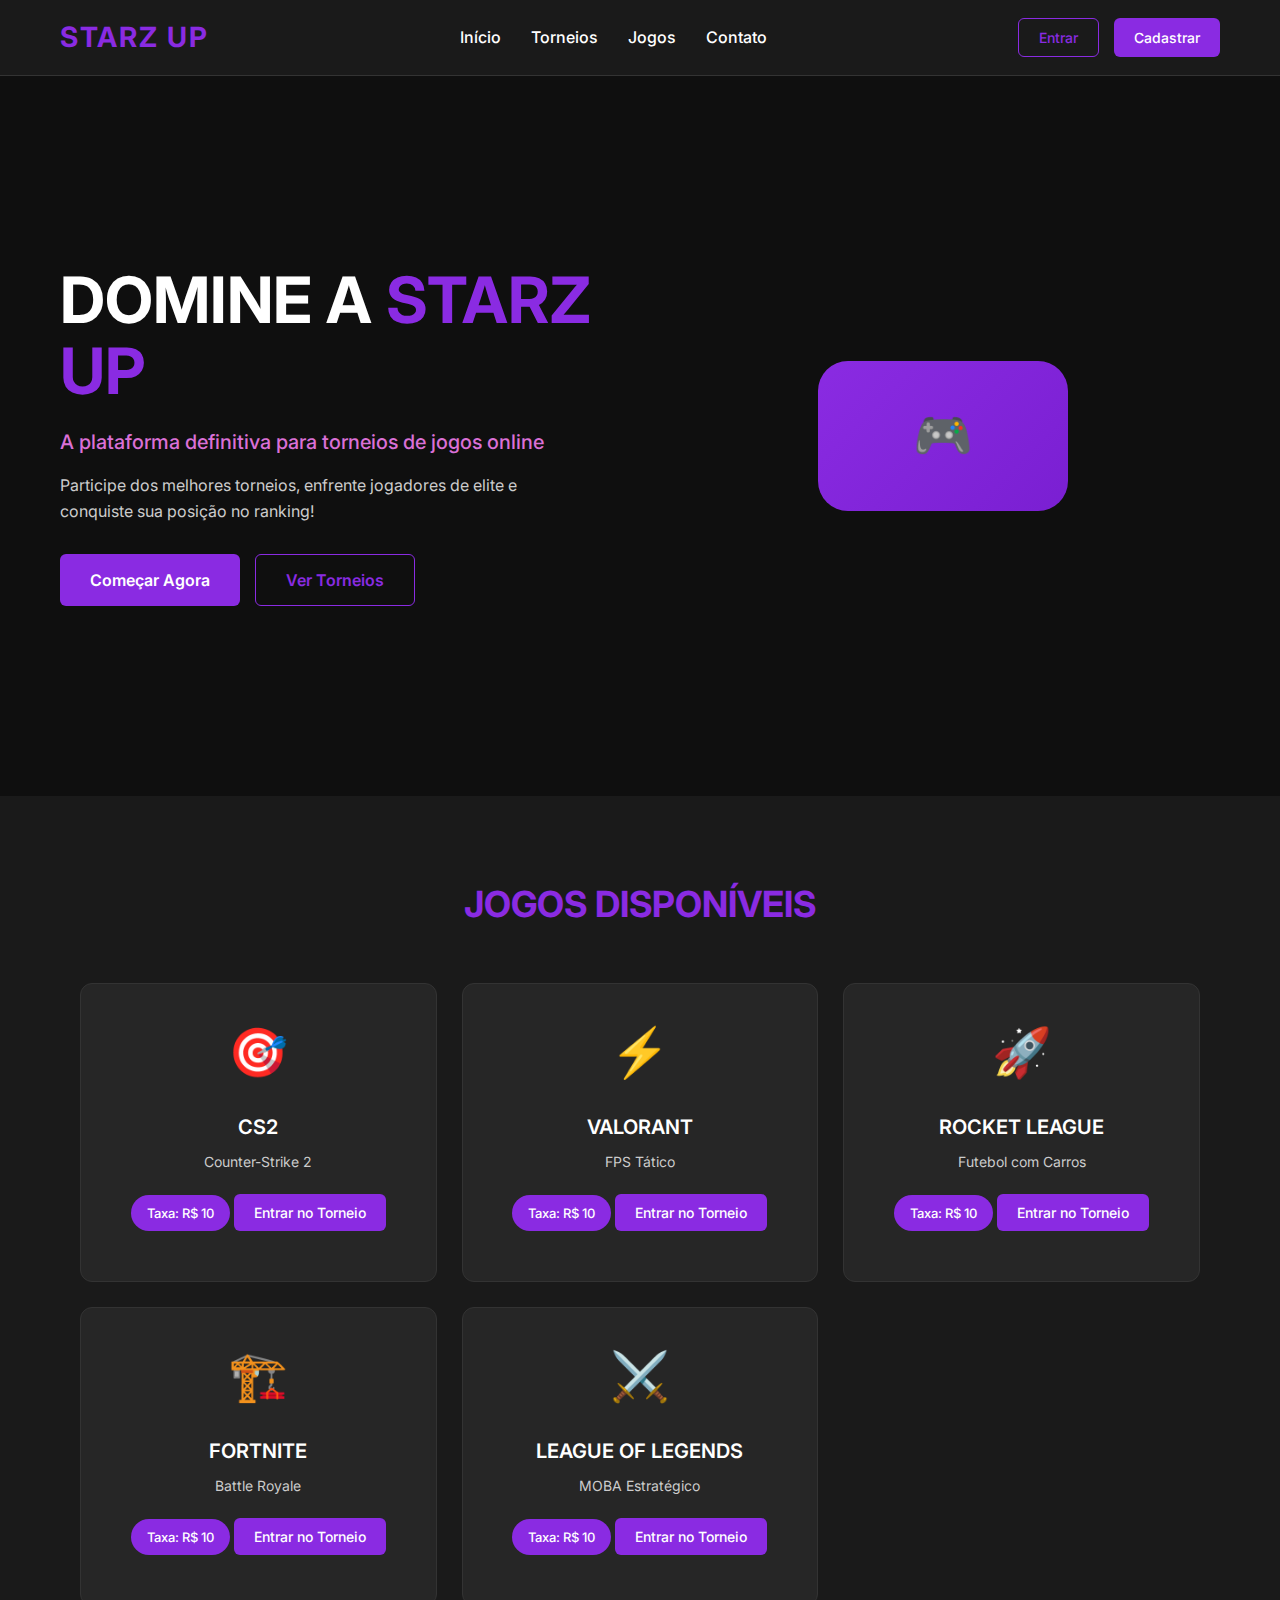
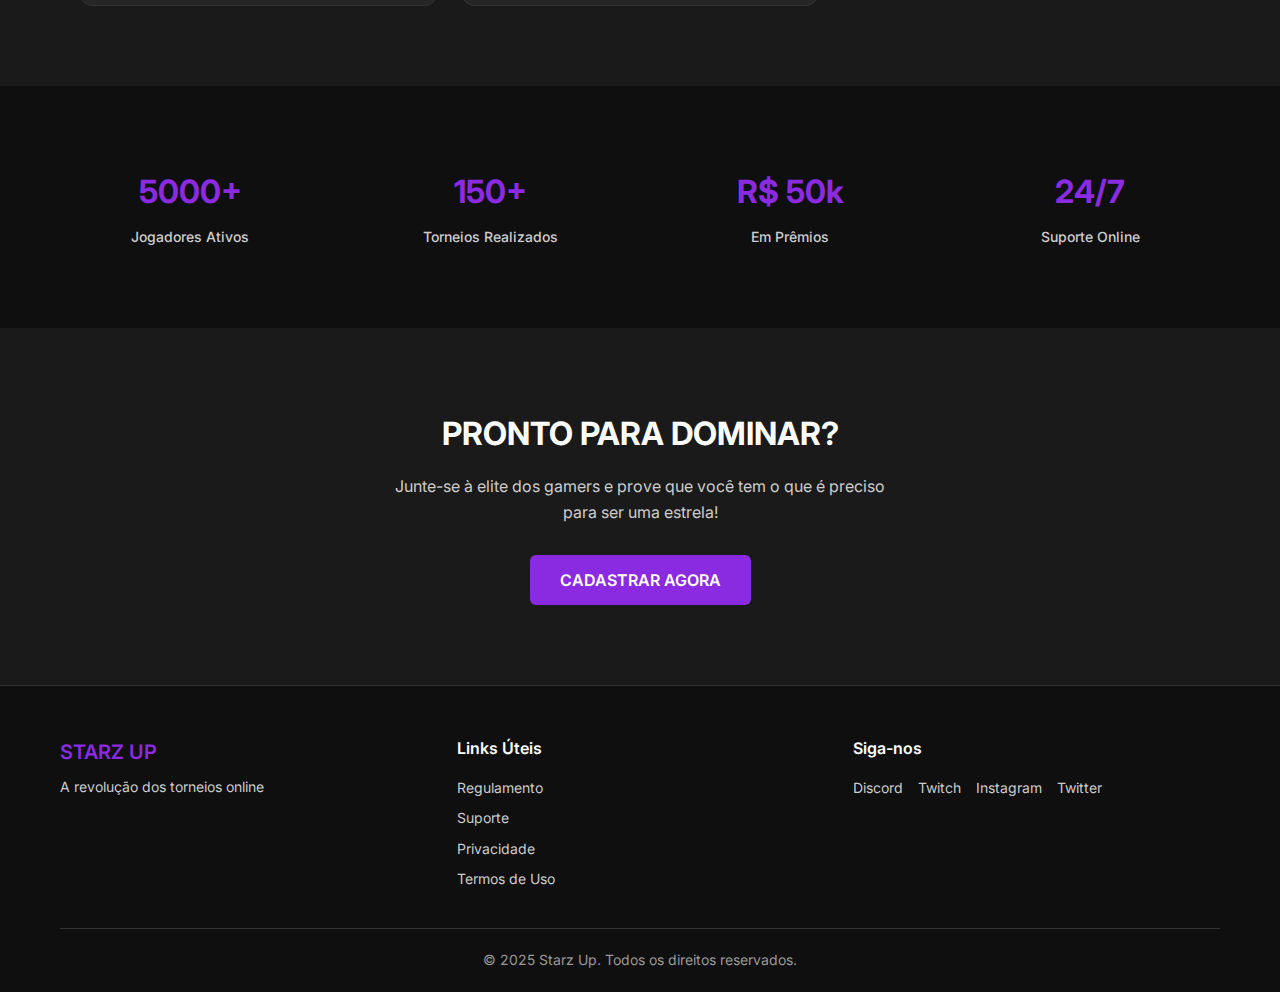
<file: starz-up/index.html>
<!DOCTYPE html>
<html lang="pt-br">
<head>
    <meta charset="UTF-8">
    <meta name="viewport" content="width=device-width, initial-scale=1.0">
    <title>Starz Up - Torneios de Jogos Online</title>
    <link rel="stylesheet" href="style.css">
    <link href="https://fonts.googleapis.com/css2?family=Inter:wght@400;500;600;700&display=swap" rel="stylesheet">
</head>
<body>
    
    <header>
        <nav class="navbar">
            <div class="nav-brand">
                <h1>STARZ UP</h1>
            </div>
            <ul class="nav-menu">
                <li><a href="#home">Início</a></li>
                <li><a href="#tournaments">Torneios</a></li>
                <li><a href="#games">Jogos</a></li>
                <li><a href="#contact">Contato</a></li>
            </ul>
            <div class="nav-login">
                <button class="btn-secondary">Entrar</button>
                <button class="btn-primary">Cadastrar</button>
            </div>
        </nav>
    </header>

    <main>
        <section id="home" class="hero">
            <div class="hero-content">
                <h1 class="hero-title">DOMINE A <span class="highlight">STARZ UP</span></h1>
                <p class="hero-subtitle">A plataforma definitiva para torneios de jogos online</p>
                <p class="hero-description">Participe dos melhores torneios, enfrente jogadores de elite e conquiste sua posição no ranking!</p>
                <div class="hero-buttons">
                    <button class="btn-primary large">Começar Agora</button>
                    <button class="btn-secondary large">Ver Torneios</button>
                </div>
            </div>
            <div class="hero-visual">
                <div class="gaming-controller"></div>
            </div>
        </section>

        <section id="games" class="games-section">
            <div class="container">
                <h2 class="section-title">JOGOS DISPONÍVEIS</h2>
                <div class="games-grid">
                    <div class="game-card cs2">
                        <div class="game-icon">🎯</div>
                        <h3>CS2</h3>
                        <p>Counter-Strike 2</p>
                        <div class="entry-fee">Taxa: R$ 10</div>
                        <button class="btn-primary">Entrar no Torneio</button>
                    </div>
                    
                    <div class="game-card valorant">
                        <div class="game-icon">⚡</div>
                        <h3>VALORANT</h3>
                        <p>FPS Tático</p>
                        <div class="entry-fee">Taxa: R$ 10</div>
                        <button class="btn-primary">Entrar no Torneio</button>
                    </div>
                    
                    <div class="game-card rocket">
                        <div class="game-icon">🚀</div>
                        <h3>ROCKET LEAGUE</h3>
                        <p>Futebol com Carros</p>
                        <div class="entry-fee">Taxa: R$ 10</div>
                        <button class="btn-primary">Entrar no Torneio</button>
                    </div>
                    
                    <div class="game-card fortnite">
                        <div class="game-icon">🏗️</div>
                        <h3>FORTNITE</h3>
                        <p>Battle Royale</p>
                        <div class="entry-fee">Taxa: R$ 10</div>
                        <button class="btn-primary">Entrar no Torneio</button>
                    </div>
                    
                    <div class="game-card lol">
                        <div class="game-icon">⚔️</div>
                        <h3>LEAGUE OF LEGENDS</h3>
                        <p>MOBA Estratégico</p>
                        <div class="entry-fee">Taxa: R$ 10</div>
                        <button class="btn-primary">Entrar no Torneio</button>
                    </div>
                </div>
            </div>
        </section>

        <section class="stats-section">
            <div class="container">
                <div class="stats-grid">
                    <div class="stat-item">
                        <div class="stat-number">5000+</div>
                        <div class="stat-label">Jogadores Ativos</div>
                    </div>
                    <div class="stat-item">
                        <div class="stat-number">150+</div>
                        <div class="stat-label">Torneios Realizados</div>
                    </div>
                    <div class="stat-item">
                        <div class="stat-number">R$ 50k</div>
                        <div class="stat-label">Em Prêmios</div>
                    </div>
                    <div class="stat-item">
                        <div class="stat-number">24/7</div>
                        <div class="stat-label">Suporte Online</div>
                    </div>
                </div>
            </div>
        </section>

        <section class="cta-section">
            <div class="container">
                <h2>PRONTO PARA DOMINAR?</h2>
                <p>Junte-se à elite dos gamers e prove que você tem o que é preciso para ser uma estrela!</p>
                <button class="btn-primary large">CADASTRAR AGORA</button>
            </div>
        </section>
    </main>

    <footer>
        <div class="container">
            <div class="footer-content">
                <div class="footer-brand">
                    <h3>STARZ UP</h3>
                    <p>A revolução dos torneios online</p>
                </div>
                <div class="footer-links">
                    <h4>Links Úteis</h4>
                    <ul>
                        <li><a href="#rules">Regulamento</a></li>
                        <li><a href="#support">Suporte</a></li>
                        <li><a href="#privacy">Privacidade</a></li>
                        <li><a href="#terms">Termos de Uso</a></li>
                    </ul>
                </div>
                <div class="footer-social">
                    <h4>Siga-nos</h4>
                    <div class="social-links">
                        <a href="#">Discord</a>
                        <a href="#">Twitch</a>
                        <a href="#">Instagram</a>
                        <a href="#">Twitter</a>
                    </div>
                </div>
            </div>
            <div class="footer-bottom">
                <p>&copy; 2025 Starz Up. Todos os direitos reservados.</p>
            </div>
        </div>
    </footer>
</body>
</html>
</file>
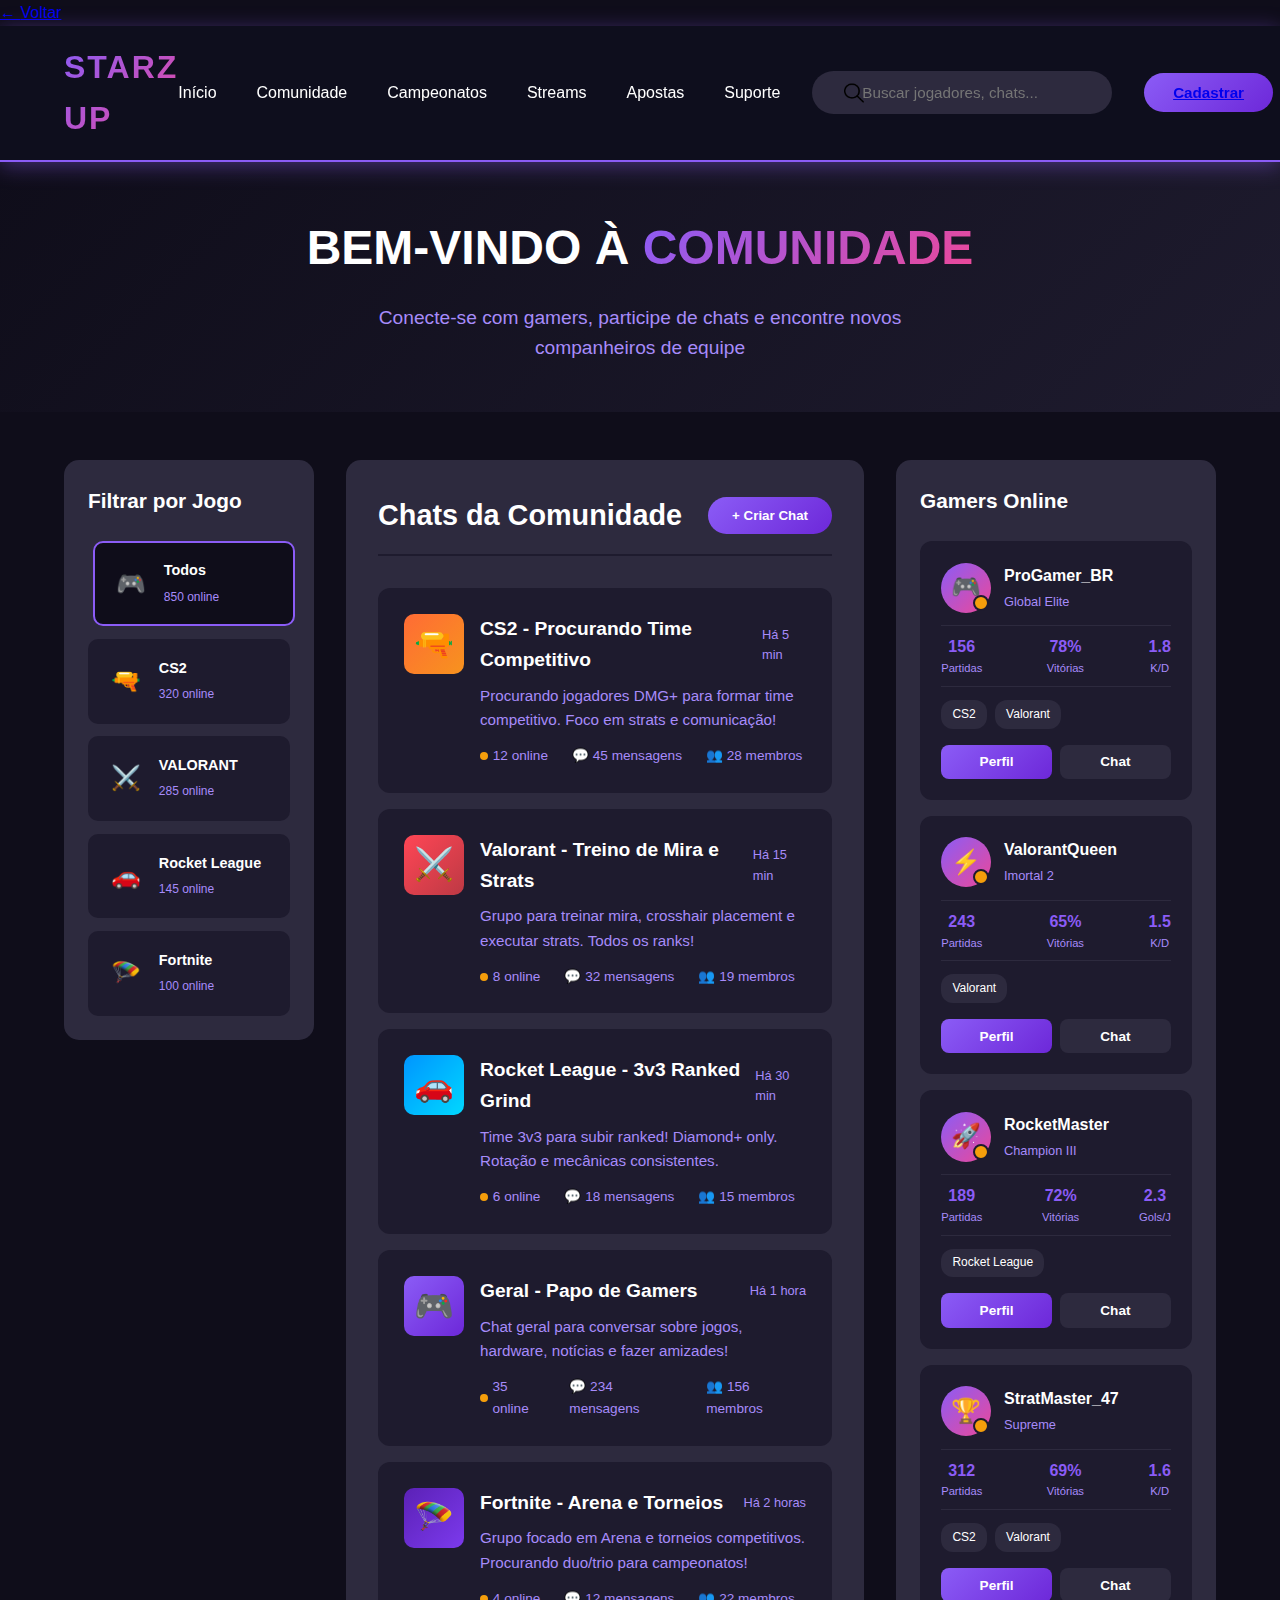
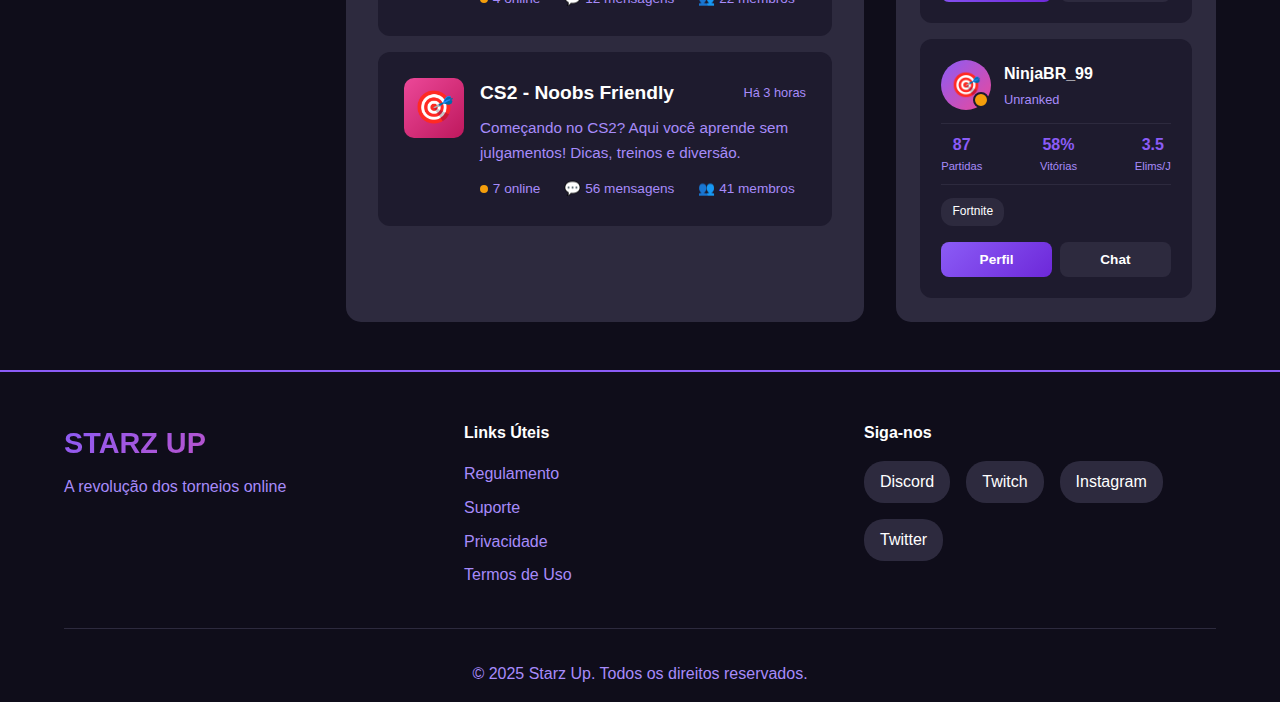
<file: docs/comunidade.html>
<!DOCTYPE html>
<html lang="pt-br">
<head>
    <meta charset="UTF-8">
    <meta name="viewport" content="width=device-width, initial-scale=1.0">
    <meta name="description" content="Comunidade Starz Up - Conecte-se com Gamers">
    <link rel="stylesheet" href="style.css">
    <title>Comunidade - Starz Up</title>
    <link href="imagens/logoempresa.png" rel="icon" type="image/x-icon">
    <style>
        .community-hero {
            padding: 3rem 5%;
            background: linear-gradient(135deg, var(--darker) 0%, var(--dark) 100%);
            text-align: center;
        }

        .community-hero h1 {
            font-size: 3rem;
            margin-bottom: 1rem;
        }

        .community-hero p {
            color: var(--light-gray);
            font-size: 1.2rem;
            max-width: 600px;
            margin: 0 auto;
        }

        .community-container {
            padding: 3rem 5%;
            display: grid;
            grid-template-columns: 250px 1fr 320px;
            gap: 2rem;
            max-width: 1600px;
            margin: 0 auto;
        }

        /* Sidebar de Jogos */
        .games-sidebar {
            background: var(--gray);
            border-radius: 15px;
            padding: 1.5rem;
            height: fit-content;
            position: sticky;
            top: 100px;
        }

        .games-sidebar h3 {
            font-size: 1.3rem;
            margin-bottom: 1.5rem;
            color: #fff;
        }

        .game-filter {
            display: flex;
            flex-direction: column;
            gap: 0.8rem;
        }

        .game-filter-item {
            background: var(--dark);
            padding: 1rem;
            border-radius: 10px;
            display: flex;
            align-items: center;
            gap: 0.8rem;
            cursor: pointer;
            transition: all 0.3s;
            border: 2px solid transparent;
        }

        .game-filter-item:hover,
        .game-filter-item.active {
            border-color: var(--primary);
            background: var(--darker);
            transform: translateX(5px);
        }

        .game-filter-icon {
            width: 40px;
            height: 40px;
            border-radius: 8px;
            display: flex;
            align-items: center;
            justify-content: center;
            font-size: 1.5rem;
        }

        .game-filter-info span {
            display: block;
            font-size: 0.9rem;
            font-weight: 600;
            color: #fff;
        }

        .game-filter-info small {
            color: var(--light-gray);
            font-size: 0.75rem;
        }

        /* Feed de Chats */
        .chat-feed {
            background: var(--gray);
            border-radius: 15px;
            padding: 2rem;
            min-height: 600px;
        }

        .chat-header {
            display: flex;
            justify-content: space-between;
            align-items: center;
            margin-bottom: 2rem;
            padding-bottom: 1rem;
            border-bottom: 2px solid var(--dark);
        }

        .chat-header h2 {
            font-size: 1.8rem;
            color: #fff;
        }

        .new-chat-btn {
            background: linear-gradient(135deg, var(--primary), var(--primary-dark));
            color: white;
            padding: 0.7rem 1.5rem;
            border: none;
            border-radius: 20px;
            cursor: pointer;
            font-weight: 600;
            transition: all 0.3s;
        }

        .new-chat-btn:hover {
            transform: translateY(-2px);
            box-shadow: 0 5px 20px rgba(139, 92, 246, 0.5);
        }

        .chat-rooms {
            display: flex;
            flex-direction: column;
            gap: 1rem;
        }

        .chat-room-card {
            background: var(--dark);
            padding: 1.5rem;
            border-radius: 12px;
            display: flex;
            gap: 1rem;
            align-items: flex-start;
            cursor: pointer;
            transition: all 0.3s;
            border: 2px solid transparent;
        }

        .chat-room-card:hover {
            border-color: var(--primary);
            transform: translateY(-3px);
            box-shadow: 0 5px 20px rgba(139, 92, 246, 0.3);
        }

        .chat-room-icon {
            width: 60px;
            height: 60px;
            border-radius: 10px;
            display: flex;
            align-items: center;
            justify-content: center;
            font-size: 2rem;
            flex-shrink: 0;
        }

        .chat-room-info {
            flex: 1;
        }

        .chat-room-header {
            display: flex;
            justify-content: space-between;
            align-items: center;
            margin-bottom: 0.5rem;
        }

        .chat-room-title {
            font-size: 1.2rem;
            font-weight: 600;
            color: #fff;
        }

        .chat-room-time {
            font-size: 0.8rem;
            color: var(--light-gray);
        }

        .chat-room-description {
            color: var(--light-gray);
            font-size: 0.95rem;
            margin-bottom: 0.8rem;
        }

        .chat-room-meta {
            display: flex;
            gap: 1.5rem;
            font-size: 0.85rem;
        }

        .chat-room-meta span {
            color: var(--light-gray);
            display: flex;
            align-items: center;
            gap: 0.3rem;
        }

        .status-indicator {
            width: 8px;
            height: 8px;
            border-radius: 50%;
            background: var(--success);
            display: inline-block;
            animation: pulse-dot 2s infinite;
        }

        @keyframes pulse-dot {
            0%, 100% { opacity: 1; }
            50% { opacity: 0.5; }
        }

        /* Sidebar de Perfis */
        .profiles-sidebar {
            background: var(--gray);
            border-radius: 15px;
            padding: 1.5rem;
            height: fit-content;
            position: sticky;
            top: 100px;
        }

        .profiles-sidebar h3 {
            font-size: 1.3rem;
            margin-bottom: 1.5rem;
            color: #fff;
        }

        .profile-cards {
            display: flex;
            flex-direction: column;
            gap: 1rem;
        }

        .profile-card {
            background: var(--dark);
            padding: 1.2rem;
            border-radius: 12px;
            transition: all 0.3s;
            cursor: pointer;
            border: 2px solid transparent;
        }

        .profile-card:hover {
            border-color: var(--secondary);
            transform: translateY(-3px);
        }

        .profile-header {
            display: flex;
            align-items: center;
            gap: 0.8rem;
            margin-bottom: 0.8rem;
        }

        .profile-avatar {
            width: 50px;
            height: 50px;
            border-radius: 50%;
            background: linear-gradient(135deg, var(--primary), var(--secondary));
            display: flex;
            align-items: center;
            justify-content: center;
            font-size: 1.5rem;
            position: relative;
        }

        .profile-avatar::after {
            content: '';
            position: absolute;
            bottom: 2px;
            right: 2px;
            width: 12px;
            height: 12px;
            background: var(--success);
            border-radius: 50%;
            border: 2px solid var(--dark);
        }

        .profile-info h4 {
            font-size: 1rem;
            color: #fff;
            margin-bottom: 0.2rem;
        }

        .profile-rank {
            font-size: 0.8rem;
            color: var(--light-gray);
        }

        .profile-stats {
            display: flex;
            justify-content: space-between;
            margin-bottom: 0.8rem;
            padding: 0.5rem 0;
            border-top: 1px solid var(--gray);
            border-bottom: 1px solid var(--gray);
        }

        .profile-stat {
            text-align: center;
        }

        .profile-stat-value {
            font-size: 1rem;
            font-weight: 700;
            color: var(--primary);
        }

        .profile-stat-label {
            font-size: 0.7rem;
            color: var(--light-gray);
        }

        .profile-games {
            display: flex;
            gap: 0.5rem;
            flex-wrap: wrap;
        }

        .profile-game-tag {
            background: var(--gray);
            padding: 0.3rem 0.7rem;
            border-radius: 12px;
            font-size: 0.75rem;
            color: #fff;
        }

        .profile-actions {
            display: flex;
            gap: 0.5rem;
            margin-top: 1rem;
        }

        .profile-btn {
            flex: 1;
            padding: 0.6rem;
            border: none;
            border-radius: 8px;
            cursor: pointer;
            font-weight: 600;
            font-size: 0.85rem;
            transition: all 0.3s;
        }

        .profile-btn-primary {
            background: linear-gradient(135deg, var(--primary), var(--primary-dark));
            color: white;
        }

        .profile-btn-secondary {
            background: var(--gray);
            color: #fff;
        }

        .profile-btn:hover {
            transform: translateY(-2px);
        }

        /* Responsive */
        @media (max-width: 1200px) {
            .community-container {
                grid-template-columns: 1fr;
            }

            .games-sidebar,
            .profiles-sidebar {
                position: relative;
                top: 0;
            }

            .games-sidebar {
                order: -1;
            }

            .game-filter {
                flex-direction: row;
                flex-wrap: wrap;
            }

            .profile-cards {
                flex-direction: row;
                flex-wrap: wrap;
            }

            .profile-card {
                flex: 1;
                min-width: 250px;
            }
        }

        @media (max-width: 768px) {
            .community-hero h1 {
                font-size: 2rem;
            }

            .chat-header {
                flex-direction: column;
                gap: 1rem;
                align-items: flex-start;
            }

            .new-chat-btn {
                width: 100%;
            }
        }
    </style>
</head>
<body>
    <a href="index.html" class="btn-back">
        <span class="back-arrow">←</span>
        <span class="back-text">Voltar</span>
    </a>

    <header>
        <nav class="navbar">
            <div class="nav-brand">
                <h1>STARZ UP</h1>
            </div>
            <ul class="nav-menu">
                <li><a href="index.html">Início</a></li>
                <li><a href="comunidade.html">Comunidade</a></li>
                <li><a href="tournaments.html">Campeonatos</a></li>
                <li><a href="streams.html">Streams</a></li>
                <li><a href="apostas.html">Apostas</a></li>
                <li><a href="suporte.html">Suporte</a></li>
            </ul>
            <div class="search-container">
                <span class="search-icon"><img class="search-icon" src="imagens/lupadepesquisa.png" alt="Ícone de busca" width="20" height="19"></span>
                <input type="text" class="search-bar" placeholder="Buscar jogadores, chats...">
            </div>
            <div class="nav-login">
                <button class="btn-primary"><a href="cadastro.html">Cadastrar</a></button>
            </div>
        </nav>
    </header>

    <main>
        <section class="community-hero">
            <h1>BEM-VINDO À <span class="highlight">COMUNIDADE</span></h1>
            <p>Conecte-se com gamers, participe de chats e encontre novos companheiros de equipe</p>
        </section>

        <div class="community-container">
            <!-- Sidebar de Jogos -->
            <aside class="games-sidebar">
                <h3>Filtrar por Jogo</h3>
                <div class="game-filter">
                    <div class="game-filter-item active">
                        <div class="game-filter-icon">🎮</div>
                        <div class="game-filter-info">
                            <span>Todos</span>
                            <small>850 online</small>
                        </div>
                    </div>
                    <div class="game-filter-item">
                        <div class="game-filter-icon">🔫</div>
                        <div class="game-filter-info">
                            <span>CS2</span>
                            <small>320 online</small>
                        </div>
                    </div>
                    <div class="game-filter-item">
                        <div class="game-filter-icon">⚔️</div>
                        <div class="game-filter-info">
                            <span>VALORANT</span>
                            <small>285 online</small>
                        </div>
                    </div>
                    <div class="game-filter-item">
                        <div class="game-filter-icon">🚗</div>
                        <div class="game-filter-info">
                            <span>Rocket League</span>
                            <small>145 online</small>
                        </div>
                    </div>
                    <div class="game-filter-item">
                        <div class="game-filter-icon">🪂</div>
                        <div class="game-filter-info">
                            <span>Fortnite</span>
                            <small>100 online</small>
                        </div>
                    </div>
                </div>
            </aside>

            <!-- Feed de Chats -->
            <section class="chat-feed">
                <div class="chat-header">
                    <h2>Chats da Comunidade</h2>
                    <button class="new-chat-btn">+ Criar Chat</button>
                </div>

                <div class="chat-rooms">
                    <div class="chat-room-card">
                        <div class="chat-room-icon" style="background: linear-gradient(135deg, #FF6B35, #F7931E);">🔫</div>
                        <div class="chat-room-info">
                            <div class="chat-room-header">
                                <h3 class="chat-room-title">CS2 - Procurando Time Competitivo</h3>
                                <span class="chat-room-time">Há 5 min</span>
                            </div>
                            <p class="chat-room-description">Procurando jogadores DMG+ para formar time competitivo. Foco em strats e comunicação!</p>
                            <div class="chat-room-meta">
                                <span><span class="status-indicator"></span> 12 online</span>
                                <span>💬 45 mensagens</span>
                                <span>👥 28 membros</span>
                            </div>
                        </div>
                    </div>

                    <div class="chat-room-card">
                        <div class="chat-room-icon" style="background: linear-gradient(135deg, #FF4655, #BD3944);">⚔️</div>
                        <div class="chat-room-info">
                            <div class="chat-room-header">
                                <h3 class="chat-room-title">Valorant - Treino de Mira e Strats</h3>
                                <span class="chat-room-time">Há 15 min</span>
                            </div>
                            <p class="chat-room-description">Grupo para treinar mira, crosshair placement e executar strats. Todos os ranks!</p>
                            <div class="chat-room-meta">
                                <span><span class="status-indicator"></span> 8 online</span>
                                <span>💬 32 mensagens</span>
                                <span>👥 19 membros</span>
                            </div>
                        </div>
                    </div>

                    <div class="chat-room-card">
                        <div class="chat-room-icon" style="background: linear-gradient(135deg, #0095FF, #00D8FF);">🚗</div>
                        <div class="chat-room-info">
                            <div class="chat-room-header">
                                <h3 class="chat-room-title">Rocket League - 3v3 Ranked Grind</h3>
                                <span class="chat-room-time">Há 30 min</span>
                            </div>
                            <p class="chat-room-description">Time 3v3 para subir ranked! Diamond+ only. Rotação e mecânicas consistentes.</p>
                            <div class="chat-room-meta">
                                <span><span class="status-indicator"></span> 6 online</span>
                                <span>💬 18 mensagens</span>
                                <span>👥 15 membros</span>
                            </div>
                        </div>
                    </div>

                    <div class="chat-room-card">
                        <div class="chat-room-icon" style="background: linear-gradient(135deg, #8B5CF6, #6D28D9);">🎮</div>
                        <div class="chat-room-info">
                            <div class="chat-room-header">
                                <h3 class="chat-room-title">Geral - Papo de Gamers</h3>
                                <span class="chat-room-time">Há 1 hora</span>
                            </div>
                            <p class="chat-room-description">Chat geral para conversar sobre jogos, hardware, notícias e fazer amizades!</p>
                            <div class="chat-room-meta">
                                <span><span class="status-indicator"></span> 35 online</span>
                                <span>💬 234 mensagens</span>
                                <span>👥 156 membros</span>
                            </div>
                        </div>
                    </div>

                    <div class="chat-room-card">
                        <div class="chat-room-icon" style="background: linear-gradient(135deg, #5B21B6, #7C3AED);">🪂</div>
                        <div class="chat-room-info">
                            <div class="chat-room-header">
                                <h3 class="chat-room-title">Fortnite - Arena e Torneios</h3>
                                <span class="chat-room-time">Há 2 horas</span>
                            </div>
                            <p class="chat-room-description">Grupo focado em Arena e torneios competitivos. Procurando duo/trio para campeonatos!</p>
                            <div class="chat-room-meta">
                                <span><span class="status-indicator"></span> 4 online</span>
                                <span>💬 12 mensagens</span>
                                <span>👥 22 membros</span>
                            </div>
                        </div>
                    </div>

                    <div class="chat-room-card">
                        <div class="chat-room-icon" style="background: linear-gradient(135deg, #EC4899, #BE185D);">🎯</div>
                        <div class="chat-room-info">
                            <div class="chat-room-header">
                                <h3 class="chat-room-title">CS2 - Noobs Friendly</h3>
                                <span class="chat-room-time">Há 3 horas</span>
                            </div>
                            <p class="chat-room-description">Começando no CS2? Aqui você aprende sem julgamentos! Dicas, treinos e diversão.</p>
                            <div class="chat-room-meta">
                                <span><span class="status-indicator"></span> 7 online</span>
                                <span>💬 56 mensagens</span>
                                <span>👥 41 membros</span>
                            </div>
                        </div>
                    </div>
                </div>
            </section>

            <!-- Sidebar de Perfis -->
            <aside class="profiles-sidebar">
                <h3>Gamers Online</h3>
                <div class="profile-cards">
                    <div class="profile-card">
                        <div class="profile-header">
                            <div class="profile-avatar">🎮</div>
                            <div class="profile-info">
                                <h4>ProGamer_BR</h4>
                                <p class="profile-rank">Global Elite</p>
                            </div>
                        </div>
                        <div class="profile-stats">
                            <div class="profile-stat">
                                <div class="profile-stat-value">156</div>
                                <div class="profile-stat-label">Partidas</div>
                            </div>
                            <div class="profile-stat">
                                <div class="profile-stat-value">78%</div>
                                <div class="profile-stat-label">Vitórias</div>
                            </div>
                            <div class="profile-stat">
                                <div class="profile-stat-value">1.8</div>
                                <div class="profile-stat-label">K/D</div>
                            </div>
                        </div>
                        <div class="profile-games">
                            <span class="profile-game-tag">CS2</span>
                            <span class="profile-game-tag">Valorant</span>
                        </div>
                        <div class="profile-actions">
                            <button class="profile-btn profile-btn-primary">Perfil</button>
                            <button class="profile-btn profile-btn-secondary">Chat</button>
                        </div>
                    </div>

                    <div class="profile-card">
                        <div class="profile-header">
                            <div class="profile-avatar">⚡</div>
                            <div class="profile-info">
                                <h4>ValorantQueen</h4>
                                <p class="profile-rank">Imortal 2</p>
                            </div>
                        </div>
                        <div class="profile-stats">
                            <div class="profile-stat">
                                <div class="profile-stat-value">243</div>
                                <div class="profile-stat-label">Partidas</div>
                            </div>
                            <div class="profile-stat">
                                <div class="profile-stat-value">65%</div>
                                <div class="profile-stat-label">Vitórias</div>
                            </div>
                            <div class="profile-stat">
                                <div class="profile-stat-value">1.5</div>
                                <div class="profile-stat-label">K/D</div>
                            </div>
                        </div>
                        <div class="profile-games">
                            <span class="profile-game-tag">Valorant</span>
                        </div>
                        <div class="profile-actions">
                            <button class="profile-btn profile-btn-primary">Perfil</button>
                            <button class="profile-btn profile-btn-secondary">Chat</button>
                        </div>
                    </div>

                    <div class="profile-card">
                        <div class="profile-header">
                            <div class="profile-avatar">🚀</div>
                            <div class="profile-info">
                                <h4>RocketMaster</h4>
                                <p class="profile-rank">Champion III</p>
                            </div>
                        </div>
                        <div class="profile-stats">
                            <div class="profile-stat">
                                <div class="profile-stat-value">189</div>
                                <div class="profile-stat-label">Partidas</div>
                            </div>
                            <div class="profile-stat">
                                <div class="profile-stat-value">72%</div>
                                <div class="profile-stat-label">Vitórias</div>
                            </div>
                            <div class="profile-stat">
                                <div class="profile-stat-value">2.3</div>
                                <div class="profile-stat-label">Gols/J</div>
                            </div>
                        </div>
                        <div class="profile-games">
                            <span class="profile-game-tag">Rocket League</span>
                        </div>
                        <div class="profile-actions">
                            <button class="profile-btn profile-btn-primary">Perfil</button>
                            <button class="profile-btn profile-btn-secondary">Chat</button>
                        </div>
                    </div>

                    <div class="profile-card">
                        <div class="profile-header">
                            <div class="profile-avatar">🏆</div>
                            <div class="profile-info">
                                <h4>StratMaster_47</h4>
                                <p class="profile-rank">Supreme</p>
                            </div>
                        </div>
                        <div class="profile-stats">
                            <div class="profile-stat">
                                <div class="profile-stat-value">312</div>
                                <div class="profile-stat-label">Partidas</div>
                            </div>
                            <div class="profile-stat">
                                <div class="profile-stat-value">69%</div>
                                <div class="profile-stat-label">Vitórias</div>
                            </div>
                            <div class="profile-stat">
                                <div class="profile-stat-value">1.6</div>
                                <div class="profile-stat-label">K/D</div>
                            </div>
                        </div>
                        <div class="profile-games">
                            <span class="profile-game-tag">CS2</span>
                            <span class="profile-game-tag">Valorant</span>
                        </div>
                        <div class="profile-actions">
                            <button class="profile-btn profile-btn-primary">Perfil</button>
                            <button class="profile-btn profile-btn-secondary">Chat</button>
                        </div>
                    </div>

                    <div class="profile-card">
                        <div class="profile-header">
                            <div class="profile-avatar">🎯</div>
                            <div class="profile-info">
                                <h4>NinjaBR_99</h4>
                                <p class="profile-rank">Unranked</p>
                            </div>
                        </div>
                        <div class="profile-stats">
                            <div class="profile-stat">
                                <div class="profile-stat-value">87</div>
                                <div class="profile-stat-label">Partidas</div>
                            </div>
                            <div class="profile-stat">
                                <div class="profile-stat-value">58%</div>
                                <div class="profile-stat-label">Vitórias</div>
                            </div>
                            <div class="profile-stat">
                                <div class="profile-stat-value">3.5</div>
                                <div class="profile-stat-label">Elims/J</div>
                            </div>
                        </div>
                        <div class="profile-games">
                            <span class="profile-game-tag">Fortnite</span>
                        </div>
                        <div class="profile-actions">
                            <button class="profile-btn profile-btn-primary">Perfil</button>
                            <button class="profile-btn profile-btn-secondary">Chat</button>
                        </div>
                    </div>
                </div>
            </aside>
        </div>
    </main>

    <footer>
        <div class="container">
            <div class="footer-content">
                <div class="footer-brand">
                    <h3>STARZ UP</h3>
                    <p>A revolução dos torneios online</p>
                </div>
                <div class="footer-links">
                    <h4>Links Úteis</h4>
                    <ul>
                        <li><a href="#rules">Regulamento</a></li>
                        <li><a href="#support">Suporte</a></li>
                        <li><a href="#privacy">Privacidade</a></li>
                        <li><a href="#terms">Termos de Uso</a></li>
                    </ul>
                </div>
                <div class="footer-social">
                    <h4>Siga-nos</h4>
                    <div class="social-links">
                        <a href="#">Discord</a>
                        <a href="#">Twitch</a>
                        <a href="#">Instagram</a>
                        <a href="#">Twitter</a>
                    </div>
                </div>
            </div>
            <div class="footer-bottom">
                <p>&copy; 2025 Starz Up. Todos os direitos reservados.</p>
            </div>
        </div>
    </footer>
</body>
</html>
</file>
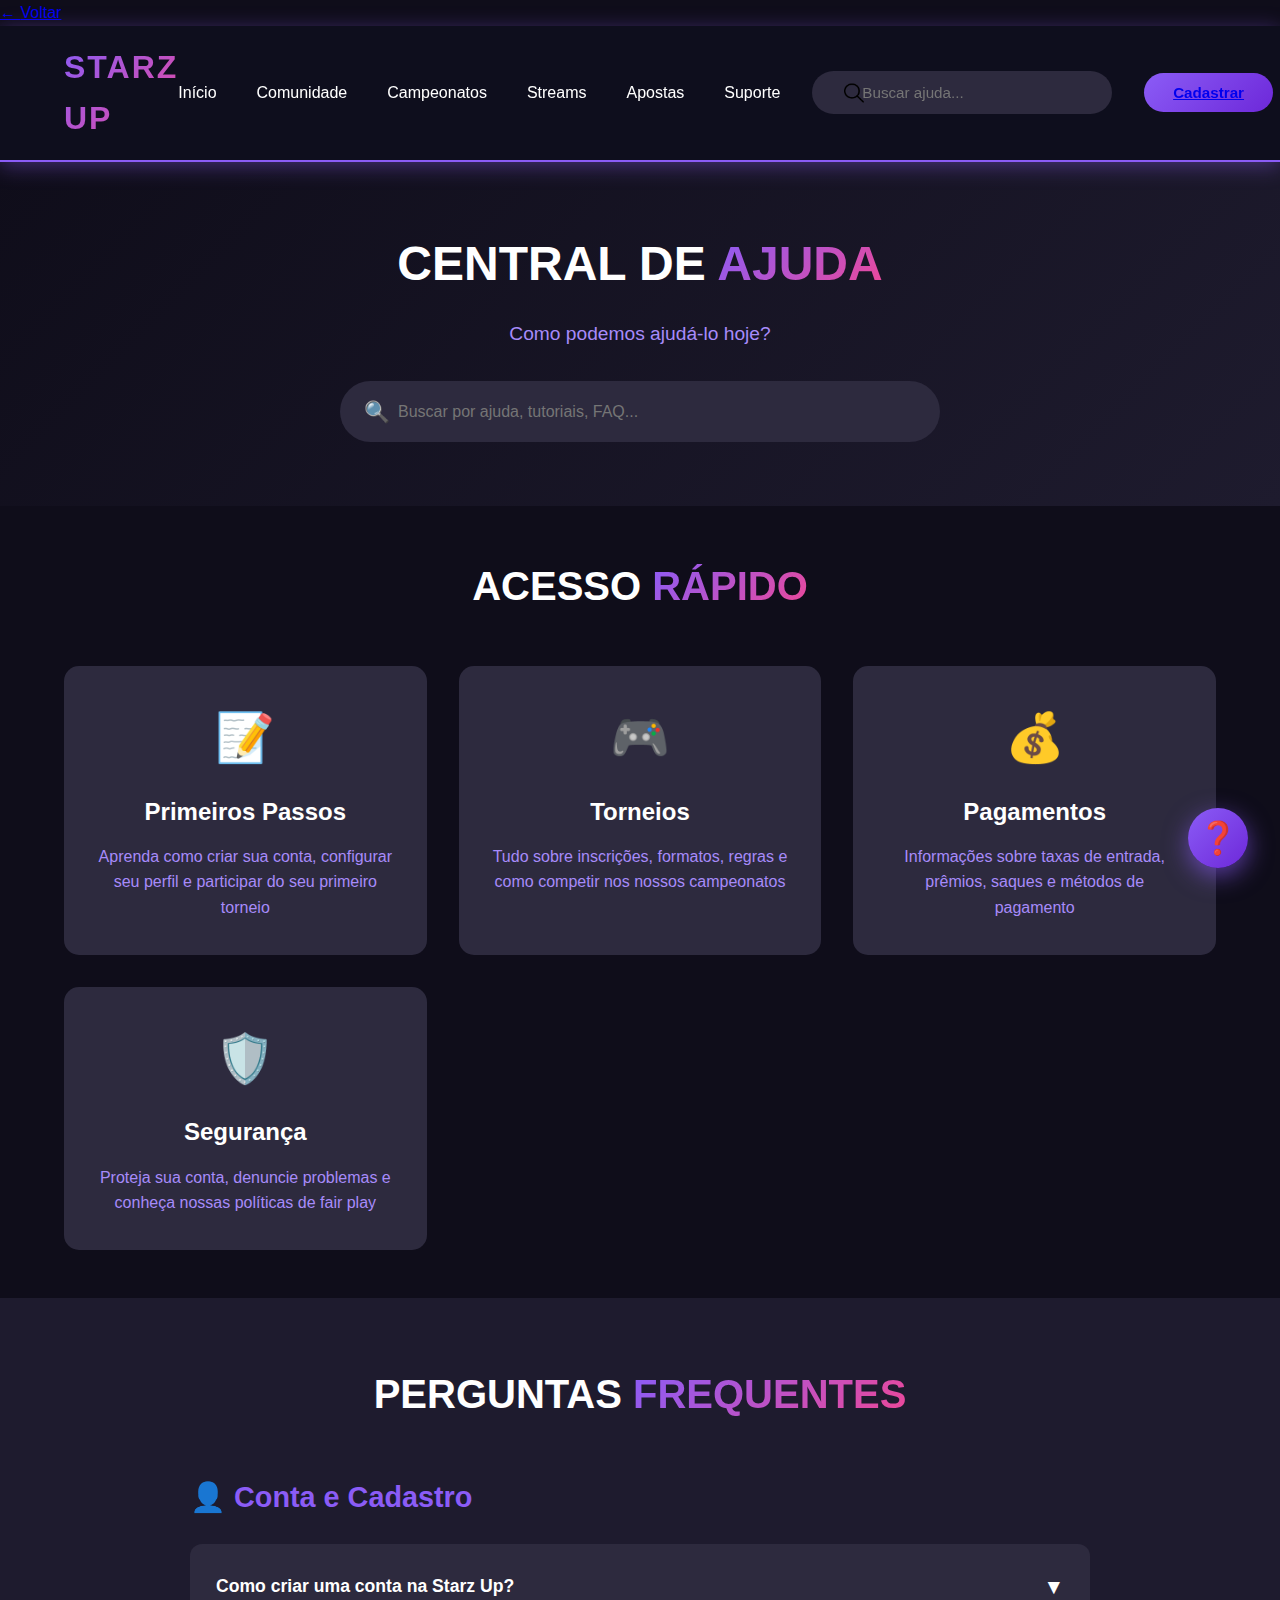
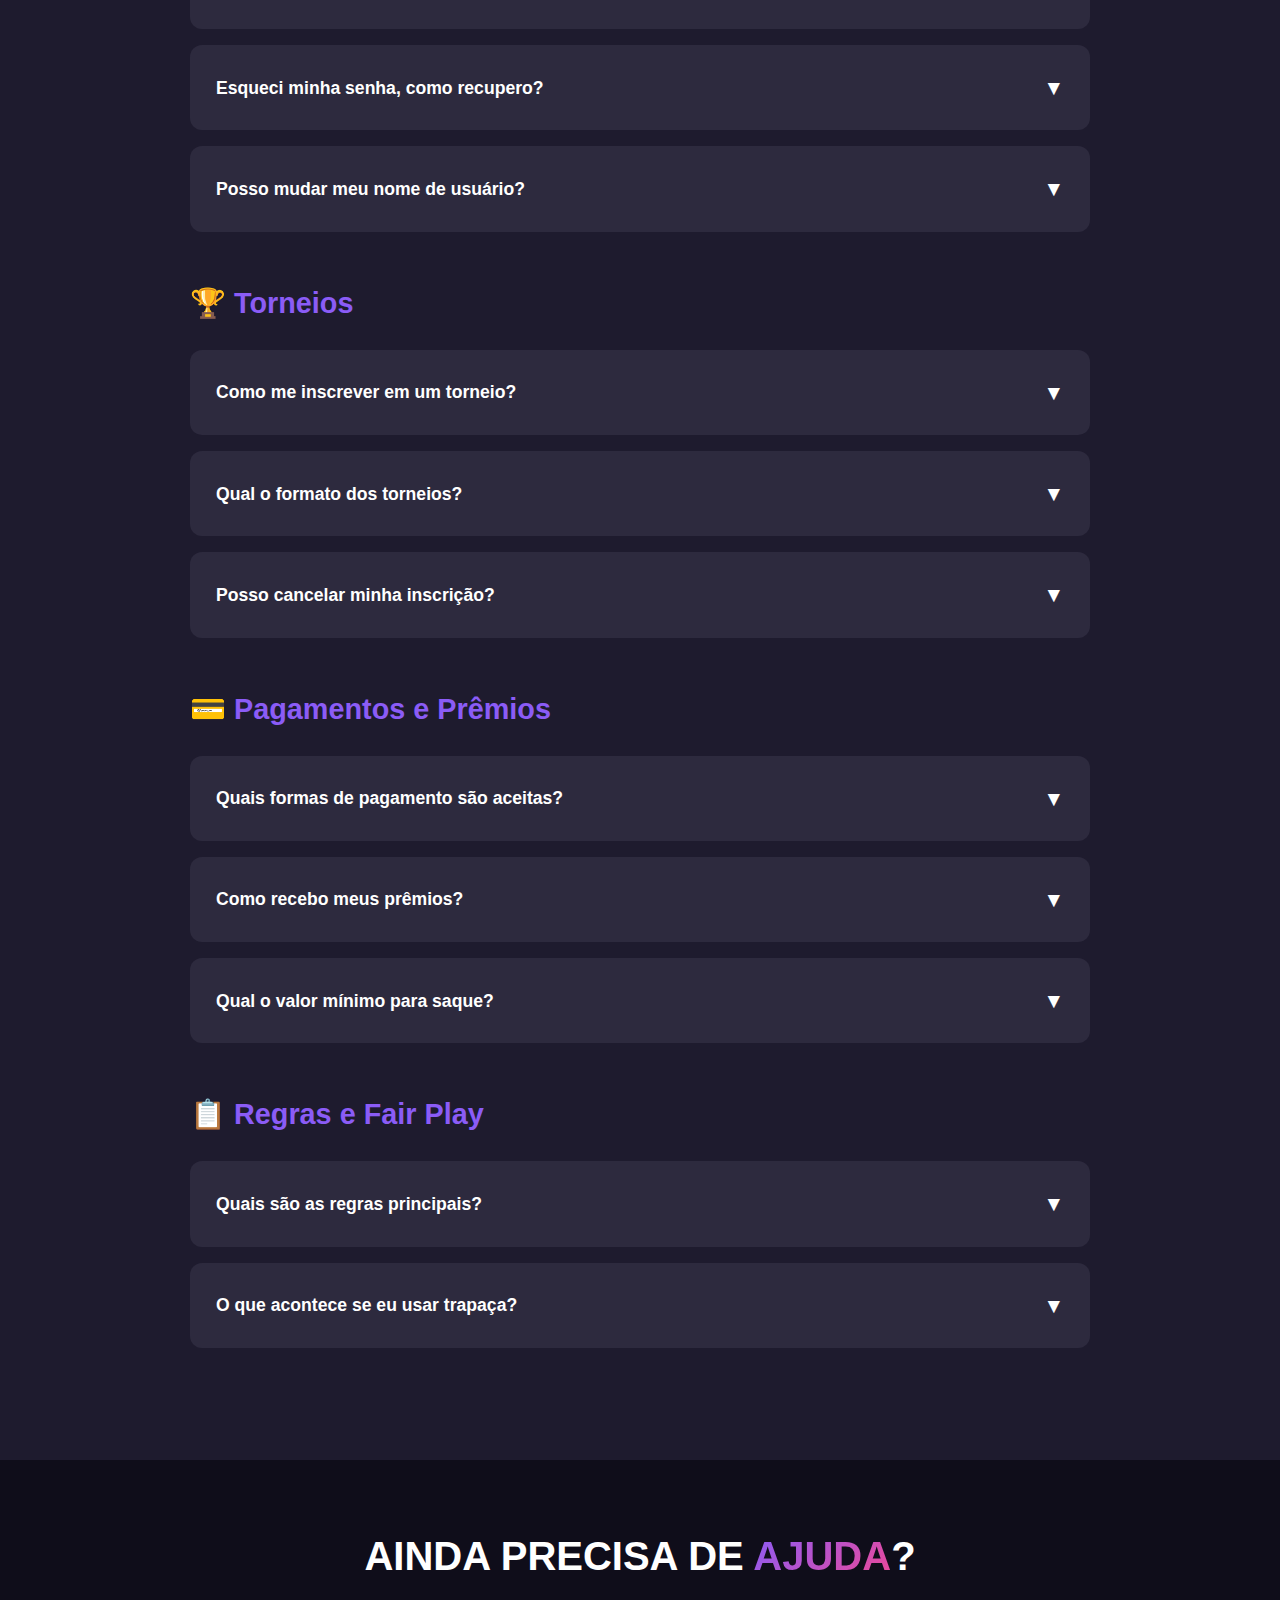
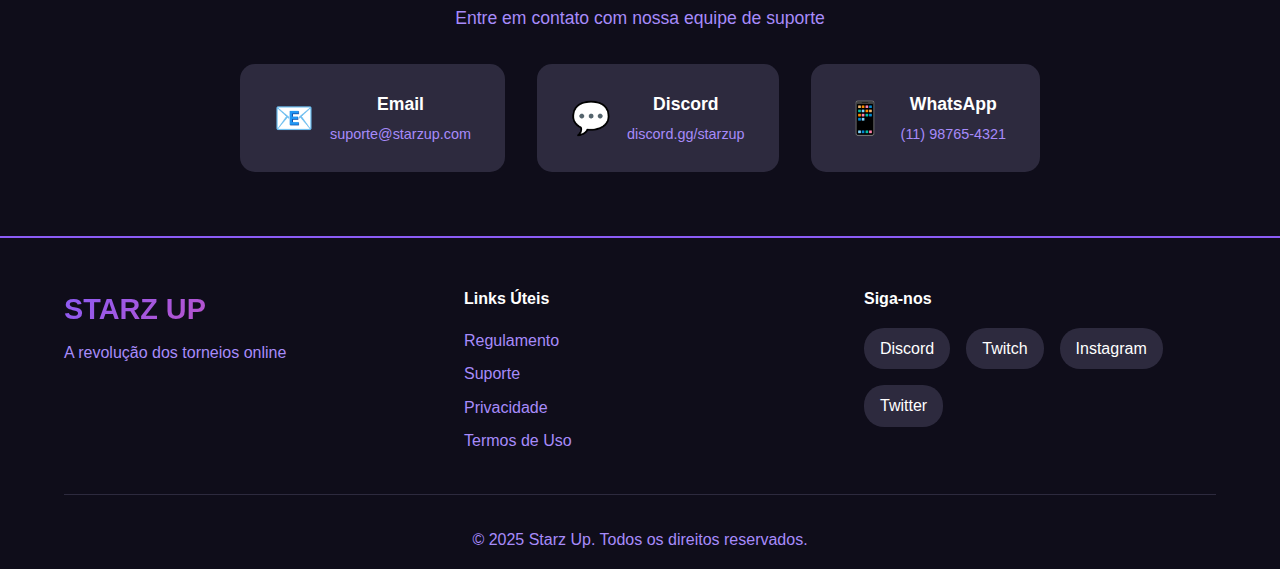
<file: docs/suporte.html>
<!DOCTYPE html>
<html lang="pt-br">
<head>
    <meta charset="UTF-8">
    <meta name="viewport" content="width=device-width, initial-scale=1.0">
    <meta name="description" content="Starz Up - Central de Ajuda e Suporte">
    <title>Starz Up - Suporte</title>
    <link rel="stylesheet" href="style.css">
    <link href="imagens/logoempresa.png" rel="icon" type="image/x-icon">
    <style>
        /* Estilos específicos da página de suporte */
        .support-hero {
            padding: 4rem 5%;
            background: linear-gradient(135deg, var(--darker) 0%, var(--dark) 100%);
            text-align: center;
        }

        .support-hero h1 {
            font-size: 3rem;
            margin-bottom: 1rem;
        }

        .support-hero p {
            color: var(--light-gray);
            font-size: 1.2rem;
            max-width: 600px;
            margin: 0 auto 2rem;
        }

        .search-support {
            max-width: 600px;
            margin: 0 auto;
            position: relative;
        }

        .search-support input {
            width: 100%;
            padding: 1.2rem 1.5rem 1.2rem 3.5rem;
            background: var(--gray);
            border: 2px solid transparent;
            border-radius: 50px;
            color: #fff;
            font-size: 1rem;
            transition: all 0.3s;
        }

        .search-support input:focus {
            outline: none;
            border-color: var(--primary);
            box-shadow: 0 0 25px rgba(139, 92, 246, 0.4);
        }

        .search-support::before {
            content: '🔍';
            position: absolute;
            left: 1.5rem;
            top: 50%;
            transform: translateY(-50%);
            font-size: 1.3rem;
        }

        /* Quick Help Cards */
        .quick-help {
            padding: 3rem 5%;
            background: var(--darker);
        }

        .quick-help h2 {
            text-align: center;
            font-size: 2.5rem;
            margin-bottom: 3rem;
        }

        .help-cards {
            display: grid;
            grid-template-columns: repeat(auto-fit, minmax(280px, 1fr));
            gap: 2rem;
            max-width: 1200px;
            margin: 0 auto;
        }

        .help-card {
            background: var(--gray);
            padding: 2rem;
            border-radius: 15px;
            text-align: center;
            transition: all 0.3s;
            border: 2px solid transparent;
            cursor: pointer;
        }

        .help-card:hover {
            border-color: var(--primary);
            transform: translateY(-5px);
            box-shadow: 0 10px 30px rgba(139, 92, 246, 0.3);
        }

        .help-card-icon {
            font-size: 3rem;
            margin-bottom: 1rem;
        }

        .help-card h3 {
            font-size: 1.5rem;
            margin-bottom: 0.8rem;
            color: #fff;
        }

        .help-card p {
            color: var(--light-gray);
            line-height: 1.6;
        }

        /* FAQ Section */
        .faq-section {
            padding: 4rem 5%;
            background: var(--dark);
        }

        .faq-section h2 {
            text-align: center;
            font-size: 2.5rem;
            margin-bottom: 3rem;
        }

        .faq-container {
            max-width: 900px;
            margin: 0 auto;
        }

        .faq-category {
            margin-bottom: 3rem;
        }

        .faq-category h3 {
            font-size: 1.8rem;
            color: var(--primary);
            margin-bottom: 1.5rem;
            display: flex;
            align-items: center;
            gap: 0.8rem;
        }

        .faq-item {
            background: var(--gray);
            border-radius: 12px;
            margin-bottom: 1rem;
            overflow: hidden;
            border: 2px solid transparent;
            transition: all 0.3s;
        }

        .faq-item:hover {
            border-color: var(--primary);
        }

        .faq-question {
            padding: 1.5rem;
            cursor: pointer;
            display: flex;
            justify-content: space-between;
            align-items: center;
            font-weight: 600;
            font-size: 1.1rem;
            transition: all 0.3s;
        }

        .faq-question:hover {
            color: var(--primary);
        }

        .faq-icon {
            font-size: 1.3rem;
            transition: transform 0.3s;
        }

        .faq-item.active .faq-icon {
            transform: rotate(180deg);
        }

        .faq-answer {
            max-height: 0;
            overflow: hidden;
            transition: max-height 0.3s ease-out;
            padding: 0 1.5rem;
        }

        .faq-item.active .faq-answer {
            max-height: 500px;
            padding: 0 1.5rem 1.5rem;
        }

        .faq-answer p {
            color: var(--light-gray);
            line-height: 1.8;
            margin-bottom: 0.8rem;
        }

        .faq-answer ul {
            color: var(--light-gray);
            margin-left: 1.5rem;
            margin-bottom: 0.8rem;
        }

        .faq-answer li {
            margin-bottom: 0.5rem;
        }

        /* Contact Section */
        .contact-section {
            padding: 4rem 5%;
            background: var(--darker);
            text-align: center;
        }

        .contact-section h2 {
            font-size: 2.5rem;
            margin-bottom: 1rem;
        }

        .contact-section p {
            color: var(--light-gray);
            font-size: 1.1rem;
            margin-bottom: 2rem;
        }

        .contact-methods {
            display: flex;
            justify-content: center;
            gap: 2rem;
            flex-wrap: wrap;
            max-width: 800px;
            margin: 0 auto;
        }

        .contact-method {
            background: var(--gray);
            padding: 1.5rem 2rem;
            border-radius: 15px;
            display: flex;
            align-items: center;
            gap: 1rem;
            border: 2px solid transparent;
            transition: all 0.3s;
        }

        .contact-method:hover {
            border-color: var(--secondary);
            transform: translateY(-3px);
        }

        .contact-icon {
            font-size: 2rem;
        }

        .contact-info h4 {
            font-size: 1.1rem;
            margin-bottom: 0.3rem;
        }

        .contact-info p {
            color: var(--light-gray);
            font-size: 0.9rem;
            margin: 0;
        }

        /* Floating Chatbot */
        .chatbot-toggle {
            position: fixed;
            bottom: 2rem;
            right: 2rem;
            width: 60px;
            height: 60px;
            background: linear-gradient(135deg, var(--primary), var(--primary-dark));
            border-radius: 50%;
            display: flex;
            align-items: center;
            justify-content: center;
            font-size: 2rem;
            color: white;
            cursor: pointer;
            box-shadow: 0 8px 25px rgba(139, 92, 246, 0.6);
            transition: all 0.3s;
            z-index: 1000;
            border: none;
        }

        .chatbot-toggle:hover {
            transform: scale(1.1);
            box-shadow: 0 10px 35px rgba(139, 92, 246, 0.8);
        }

        .chatbot-window {
            position: fixed;
            bottom: 100px;
            right: 2rem;
            width: 400px;
            height: 550px;
            background: var(--dark);
            border-radius: 20px;
            box-shadow: 0 20px 60px rgba(0, 0, 0, 0.5);
            display: none;
            flex-direction: column;
            z-index: 999;
            border: 2px solid var(--primary);
            overflow: hidden;
        }

        .chatbot-window.active {
            display: flex;
            animation: slideUp 0.3s ease-out;
        }

        @keyframes slideUp {
            from {
                opacity: 0;
                transform: translateY(20px);
            }
            to {
                opacity: 1;
                transform: translateY(0);
            }
        }

        .chatbot-header {
            background: linear-gradient(135deg, var(--primary), var(--primary-dark));
            padding: 1.2rem;
            display: flex;
            justify-content: space-between;
            align-items: center;
        }

        .chatbot-header-info {
            display: flex;
            align-items: center;
            gap: 0.8rem;
        }

        .chatbot-avatar {
            width: 40px;
            height: 40px;
            background: var(--darker);
            border-radius: 50%;
            display: flex;
            align-items: center;
            justify-content: center;
            font-size: 1.5rem;
        }

        .chatbot-header h3 {
            font-size: 1.2rem;
            margin-bottom: 0.2rem;
        }

        .chatbot-status {
            font-size: 0.8rem;
            opacity: 0.9;
            display: flex;
            align-items: center;
            gap: 0.3rem;
        }

        .chatbot-close {
            background: rgba(255, 255, 255, 0.2);
            border: none;
            width: 30px;
            height: 30px;
            border-radius: 50%;
            color: white;
            font-size: 1.2rem;
            cursor: pointer;
            transition: all 0.3s;
        }

        .chatbot-close:hover {
            background: rgba(255, 255, 255, 0.3);
            transform: rotate(90deg);
        }

        .chatbot-messages {
            flex: 1;
            padding: 1.5rem;
            overflow-y: auto;
            background: var(--darker);
        }

        .chatbot-messages::-webkit-scrollbar {
            width: 6px;
        }

        .chatbot-messages::-webkit-scrollbar-thumb {
            background: var(--primary);
            border-radius: 10px;
        }

        .chat-message {
            display: flex;
            gap: 0.8rem;
            margin-bottom: 1rem;
            animation: fadeIn 0.3s ease-in;
        }

        @keyframes fadeIn {
            from { opacity: 0; transform: translateY(10px); }
            to { opacity: 1; transform: translateY(0); }
        }

        .chat-message-avatar {
            width: 32px;
            height: 32px;
            border-radius: 50%;
            display: flex;
            align-items: center;
            justify-content: center;
            font-size: 1.2rem;
            flex-shrink: 0;
        }

        .chat-message-content {
            background: var(--gray);
            padding: 0.8rem 1rem;
            border-radius: 12px;
            max-width: 75%;
            font-size: 0.9rem;
            line-height: 1.5;
        }

        .chat-message.user {
            flex-direction: row-reverse;
        }

        .chat-message.user .chat-message-content {
            background: linear-gradient(135deg, var(--primary), var(--primary-dark));
        }

        .chat-quick-replies {
            display: flex;
            flex-wrap: wrap;
            gap: 0.5rem;
            padding: 0 1.5rem 1rem;
        }

        .chat-quick-reply {
            background: var(--gray);
            border: 1px solid var(--primary);
            color: white;
            padding: 0.5rem 1rem;
            border-radius: 20px;
            font-size: 0.85rem;
            cursor: pointer;
            transition: all 0.3s;
        }

        .chat-quick-reply:hover {
            background: var(--primary);
            transform: translateY(-2px);
        }

        .chatbot-input {
            padding: 1rem;
            background: var(--dark);
            display: flex;
            gap: 0.5rem;
            border-top: 1px solid var(--gray);
        }

        .chatbot-input input {
            flex: 1;
            background: var(--gray);
            border: 2px solid transparent;
            border-radius: 20px;
            padding: 0.8rem 1.2rem;
            color: white;
            font-size: 0.9rem;
        }

        .chatbot-input input:focus {
            outline: none;
            border-color: var(--primary);
        }

        .chatbot-send {
            width: 40px;
            height: 40px;
            background: linear-gradient(135deg, var(--primary), var(--primary-dark));
            border: none;
            border-radius: 50%;
            color: white;
            font-size: 1.2rem;
            cursor: pointer;
            transition: all 0.3s;
        }

        .chatbot-send:hover {
            transform: scale(1.1);
        }

        /* Responsive */
        @media (max-width: 768px) {
            .support-hero h1 {
                font-size: 2rem;
            }

            .help-cards {
                grid-template-columns: 1fr;
            }

            .chatbot-window {
                width: calc(100% - 2rem);
                right: 1rem;
                left: 1rem;
                bottom: 90px;
            }

            .chatbot-toggle {
                bottom: 1.5rem;
                right: 1.5rem;
            }

            .contact-methods {
                flex-direction: column;
                align-items: stretch;
            }
        }
    </style>
</head>
<body>
    <a href="index.html" class="btn-back">
        <span class="back-arrow">←</span>
        <span class="back-text">Voltar</span>
    </a>

    <header>
        <nav class="navbar">
            <div class="nav-brand">
                <h1>STARZ UP</h1>
            </div>
            <ul class="nav-menu">
                <li><a href="index.html">Início</a></li>
                <li><a href="comunidade.html">Comunidade</a></li>
                <li><a href="tournaments.html">Campeonatos</a></li>
                <li><a href="streams.html">Streams</a></li>
                <li><a href="apostas.html">Apostas</a></li>
                <li><a href="suporte.html">Suporte</a></li>
            </ul>
            <div class="search-container">
                <span class="search-icon"><img class="search-icon" src="imagens/lupadepesquisa.png" alt="Ícone de busca" width="20" height="19"></span>
                <input type="text" class="search-bar" placeholder="Buscar ajuda...">
            </div>
            <div class="nav-login">
                <button class="btn-primary"><a href="cadastro.html">Cadastrar</a></button>
            </div>
        </nav>
    </header>

    <main>
        <!-- Hero Section -->
        <section class="support-hero">
            <h1>CENTRAL DE <span class="highlight">AJUDA</span></h1>
            <p>Como podemos ajudá-lo hoje?</p>
            <div class="search-support">
                <input type="text" placeholder="Buscar por ajuda, tutoriais, FAQ...">
            </div>
        </section>

        <!-- Quick Help Cards -->
        <section class="quick-help">
            <h2>ACESSO <span class="highlight">RÁPIDO</span></h2>
            <div class="help-cards">
                <div class="help-card">
                    <div class="help-card-icon">📝</div>
                    <h3>Primeiros Passos</h3>
                    <p>Aprenda como criar sua conta, configurar seu perfil e participar do seu primeiro torneio</p>
                </div>
                <div class="help-card">
                    <div class="help-card-icon">🎮</div>
                    <h3>Torneios</h3>
                    <p>Tudo sobre inscrições, formatos, regras e como competir nos nossos campeonatos</p>
                </div>
                <div class="help-card">
                    <div class="help-card-icon">💰</div>
                    <h3>Pagamentos</h3>
                    <p>Informações sobre taxas de entrada, prêmios, saques e métodos de pagamento</p>
                </div>
                <div class="help-card">
                    <div class="help-card-icon">🛡️</div>
                    <h3>Segurança</h3>
                    <p>Proteja sua conta, denuncie problemas e conheça nossas políticas de fair play</p>
                </div>
            </div>
        </section>

        <!-- FAQ Section -->
        <section class="faq-section">
            <h2>PERGUNTAS <span class="highlight">FREQUENTES</span></h2>
            <div class="faq-container">
                <!-- Categoria: Conta e Cadastro -->
                <div class="faq-category">
                    <h3>👤 Conta e Cadastro</h3>
                    
                    <div class="faq-item">
                        <div class="faq-question" onclick="toggleFaq(this)">
                            Como criar uma conta na Starz Up?
                            <span class="faq-icon">▼</span>
                        </div>
                        <div class="faq-answer">
                            <p>Para criar sua conta, siga estes passos:</p>
                            <ul>
                                <li>Clique em "Cadastrar" no menu superior</li>
                                <li>Preencha o formulário com nome, email e senha</li>
                                <li>Aceite os termos de uso</li>
                                <li>Confirme seu email clicando no link enviado</li>
                                <li>Pronto! Sua conta está ativa</li>
                            </ul>
                        </div>
                    </div>

                    <div class="faq-item">
                        <div class="faq-question" onclick="toggleFaq(this)">
                            Esqueci minha senha, como recupero?
                            <span class="faq-icon">▼</span>
                        </div>
                        <div class="faq-answer">
                            <p>Para recuperar sua senha:</p>
                            <ul>
                                <li>Clique em "Esqueci minha senha" na tela de login</li>
                                <li>Digite seu email cadastrado</li>
                                <li>Verifique sua caixa de entrada</li>
                                <li>Clique no link de recuperação</li>
                                <li>Crie uma nova senha</li>
                            </ul>
                        </div>
                    </div>

                    <div class="faq-item">
                        <div class="faq-question" onclick="toggleFaq(this)">
                            Posso mudar meu nome de usuário?
                            <span class="faq-icon">▼</span>
                        </div>
                        <div class="faq-answer">
                            <p>Sim! Você pode alterar seu nome de usuário uma vez a cada 30 dias. Acesse "Configurações" > "Perfil" > "Editar Nome de Usuário".</p>
                        </div>
                    </div>
                </div>

                <!-- Categoria: Torneios -->
                <div class="faq-category">
                    <h3>🏆 Torneios</h3>
                    
                    <div class="faq-item">
                        <div class="faq-question" onclick="toggleFaq(this)">
                            Como me inscrever em um torneio?
                            <span class="faq-icon">▼</span>
                        </div>
                        <div class="faq-answer">
                            <p>Para participar de um torneio:</p>
                            <ul>
                                <li>Acesse a página "Campeonatos"</li>
                                <li>Escolha o jogo desejado</li>
                                <li>Clique em "Entrar no Torneio"</li>
                                <li>Pague a taxa de inscrição (R$ 10)</li>
                                <li>Aguarde a confirmação</li>
                            </ul>
                        </div>
                    </div>

                    <div class="faq-item">
                        <div class="faq-question" onclick="toggleFaq(this)">
                            Qual o formato dos torneios?
                            <span class="faq-icon">▼</span>
                        </div>
                        <div class="faq-answer">
                            <p>Nossos torneios seguem diferentes formatos:</p>
                            <ul>
                                <li><strong>Eliminação Simples:</strong> Perde e está fora</li>
                                <li><strong>Dupla Eliminação:</strong> Duas chances de continuar</li>
                                <li><strong>Round Robin:</strong> Todos jogam contra todos</li>
                                <li><strong>Swiss System:</strong> Pareamento por desempenho</li>
                            </ul>
                        </div>
                    </div>

                    <div class="faq-item">
                        <div class="faq-question" onclick="toggleFaq(this)">
                            Posso cancelar minha inscrição?
                            <span class="faq-icon">▼</span>
                        </div>
                        <div class="faq-answer">
                            <p>Sim, você pode cancelar até 24 horas antes do início do torneio e receber reembolso total. Após esse prazo, não há reembolso.</p>
                        </div>
                    </div>
                </div>

                <!-- Categoria: Pagamentos -->
                <div class="faq-category">
                    <h3>💳 Pagamentos e Prêmios</h3>
                    
                    <div class="faq-item">
                        <div class="faq-question" onclick="toggleFaq(this)">
                            Quais formas de pagamento são aceitas?
                            <span class="faq-icon">▼</span>
                        </div>
                        <div class="faq-answer">
                            <p>Aceitamos:</p>
                            <ul>
                                <li>💳 Cartão de Crédito (Visa, Mastercard, Elo)</li>
                                <li>💳 Cartão de Débito</li>
                                <li>📱 PIX (aprovação instantânea)</li>
                                <li>🏦 Boleto Bancário</li>
                            </ul>
                            <p>Todos os pagamentos são processados de forma segura e criptografada.</p>
                        </div>
                    </div>

                    <div class="faq-item">
                        <div class="faq-question" onclick="toggleFaq(this)">
                            Como recebo meus prêmios?
                            <span class="faq-icon">▼</span>
                        </div>
                        <div class="faq-answer">
                            <p>Os prêmios são creditados automaticamente em sua carteira Starz Up em até 48 horas após o término do torneio. Você pode sacar via PIX ou transferência bancária.</p>
                        </div>
                    </div>

                    <div class="faq-item">
                        <div class="faq-question" onclick="toggleFaq(this)">
                            Qual o valor mínimo para saque?
                            <span class="faq-icon">▼</span>
                        </div>
                        <div class="faq-answer">
                            <p>O valor mínimo para saque é de R$ 20,00. Não cobramos taxas para saques via PIX.</p>
                        </div>
                    </div>
                </div>

                <!-- Categoria: Regras -->
                <div class="faq-category">
                    <h3>📋 Regras e Fair Play</h3>
                    
                    <div class="faq-item">
                        <div class="faq-question" onclick="toggleFaq(this)">
                            Quais são as regras principais?
                            <span class="faq-icon">▼</span>
                        </div>
                        <div class="faq-answer">
                            <p>Regras fundamentais:</p>
                            <ul>
                                <li>Respeito entre todos os jogadores</li>
                                <li>Proibido uso de cheats, hacks ou exploits</li>
                                <li>Pontualidade nos horários marcados</li>
                                <li>Configurações oficiais do jogo</li>
                                <li>Comunicação respeitosa no chat</li>
                            </ul>
                        </div>
                    </div>

                    <div class="faq-item">
                        <div class="faq-question" onclick="toggleFaq(this)">
                            O que acontece se eu usar trapaça?
                            <span class="faq-icon">▼</span>
                        </div>
                        <div class="faq-answer">
                            <p>Uso de trapaças resulta em:</p>
                            <ul>
                                <li>Banimento permanente da plataforma</li>
                                <li>Perda de todos os prêmios</li>
                                <li>Impossibilidade de criar nova conta</li>
                            </ul>
                            <p>Levamos o fair play muito a sério!</p>
                        </div>
                    </div>
                </div>
            </div>
        </section>

        <!-- Contact Section -->
        <section class="contact-section">
            <h2>AINDA PRECISA DE <span class="highlight">AJUDA</span>?</h2>
            <p>Entre em contato com nossa equipe de suporte</p>
            <div class="contact-methods">
                <div class="contact-method">
                    <div class="contact-icon">📧</div>
                    <div class="contact-info">
                        <h4>Email</h4>
                        <p>suporte@starzup.com</p>
                    </div>
                </div>
                <div class="contact-method">
                    <div class="contact-icon">💬</div>
                    <div class="contact-info">
                        <h4>Discord</h4>
                        <p>discord.gg/starzup</p>
                    </div>
                </div>
                <div class="contact-method">
                    <div class="contact-icon">📱</div>
                    <div class="contact-info">
                        <h4>WhatsApp</h4>
                        <p>(11) 98765-4321</p>
                    </div>
                </div>
            </div>
        </section>
    </main>

    <!-- Floating Chatbot -->
    <button class="chatbot-toggle" onclick="toggleChatbot()">❓</button>
    
    <div class="chatbot-window" id="chatbotWindow">
        <div class="chatbot-header">
            <div class="chatbot-header-info">
                <div class="chatbot-avatar">🤖</div>
                <div>
                    <h3>Assistente Starz</h3>
                    <div class="chatbot-status">
                        <span style="width: 6px; height: 6px; background: #10B981; border-radius: 50%; display: inline-block;"></span>
                        Online
                    </div>
                </div>
            </div>
            <button class="chatbot-close" onclick="toggleChatbot()">✕</button>
        </div>
        
        <div class="chatbot-messages" id="chatbotMessages">
            <div class="chat-message bot">
                <div class="chat-message-avatar">🤖</div>
                <div class="chat-message-content">
                    Olá! Como posso ajudá-lo hoje? 😊
                </div>
            </div>
        </div>
        
        <div class="chat-quick-replies" id="quickReplies">
            <button class="chat-quick-reply" onclick="sendQuickReply('Como me cadastrar?')">📝 Cadastro</button>
            <button class="chat-quick-reply" onclick="sendQuickReply('Ver torneios')">🎮 Torneios</button>
            <button class="chat-quick-reply" onclick="sendQuickReply('Formas de pagamento')">💳 Pagamento</button>
            <button class="chat-quick-reply" onclick="sendQuickReply('Regras')">📋 Regras</button>
        </div>
        
        <div class="chatbot-input">
            <input type="text" id="chatbotInput" placeholder="Digite sua mensagem..." onkeypress="handleChatKeyPress(event)">
            <button class="chatbot-send" onclick="sendChatMessage()">➤</button>
        </div>
    </div>

    <footer>
        <div class="container">
            <div class="footer-content">
                <div class="footer-brand">
                    <h3>STARZ UP</h3>
                    <p>A revolução dos torneios online</p>
                </div>
                <div class="footer-links">
                    <h4>Links Úteis</h4>
                    <ul>
                        <li><a href="#rules">Regulamento</a></li>
                        <li><a href="#support">Suporte</a></li>
                        <li><a href="#privacy">Privacidade</a></li>
                        <li><a href="#terms">Termos de Uso</a></li>
                    </ul>
                </div>
                <div class="footer-social">
                    <h4>Siga-nos</h4>
                    <div class="social-links">
                        <a href="#">Discord</a>
                        <a href="#">Twitch</a>
                        <a href="#">Instagram</a>
                        <a href="#">Twitter</a>
                    </div>
                </div>
            </div>
            <div class="footer-bottom">
                <p>&copy; 2025 Starz Up. Todos os direitos reservados.</p>
            </div>
        </div>
    </footer>

    <script>
        // FAQ Toggle
        function toggleFaq(element) {
            const faqItem = element.parentElement;
            const isActive = faqItem.classList.contains('active');
            
            // Fecha todos os outros FAQs
            document.querySelectorAll('.faq-item').forEach(item => {
                item.classList.remove('active');
            });
            
            // Abre o FAQ clicado se não estava ativo
            if (!isActive) {
                faqItem.classList.add('active');
            }
        }

        // Chatbot Functions
        let chatbotOpen = false;

        function toggleChatbot() {
            const chatbot = document.getElementById('chatbotWindow');
            chatbotOpen = !chatbotOpen;
            
            if (chatbotOpen) {
                chatbot.classList.add('active');
            } else {
                chatbot.classList.remove('active');
            }
        }

        function sendChatMessage() {
            const input = document.getElementById('chatbotInput');
            const message = input.value.trim();
            
            if (message === '') return;
            
            addUserMessage(message);
            input.value = '';
            
            setTimeout(() => {
                addBotResponse(message);
            }, 800);
        }

        function sendQuickReply(message) {
            const quickReplies = document.getElementById('quickReplies');
            quickReplies.style.display = 'none';
            
            addUserMessage(message);
            
            setTimeout(() => {
                addBotResponse(message);
            }, 800);
        }

        function addUserMessage(text) {
            const messagesContainer = document.getElementById('chatbotMessages');
            
            const messageDiv = document.createElement('div');
            messageDiv.className = 'chat-message user';
            messageDiv.innerHTML = `
                <div class="chat-message-content">${text}</div>
                <div class="chat-message-avatar">👤</div>
            `;
            
            messagesContainer.appendChild(messageDiv);
            scrollChatToBottom();
        }

        function addBotResponse(userMessage) {
            const messagesContainer = document.getElementById('chatbotMessages');
            const response = getBotResponse(userMessage);
            
            const messageDiv = document.createElement('div');
            messageDiv.className = 'chat-message bot';
            messageDiv.innerHTML = `
                <div class="chat-message-avatar">🤖</div>
                <div class="chat-message-content">${response}</div>
            `;
            
            messagesContainer.appendChild(messageDiv);
            scrollChatToBottom();
        }

        function getBotResponse(message) {
            message = message.toLowerCase();
            
            if (message.includes('cadastr') || message.includes('conta') || message.includes('criar')) {
                return 'Para criar sua conta:<br>1. Clique em "Cadastrar"<br>2. Preencha o formulário<br>3. Confirme seu email<br>Simples assim! 🎮';
            }
            
            if (message.includes('torneio') || message.includes('campeonato') || message.includes('competição')) {
                return 'Temos torneios de:<br>• CS2 - R$ 10<br>• VALORANT - R$ 10<br>• Rocket League - R$ 10<br>• Fortnite - R$ 10<br>Novos torneios toda semana! 🏆';
            }
            
            if (message.includes('pagamento') || message.includes('pagar') || message.includes('pix')) {
                return 'Aceitamos:<br>💳 Cartão de Crédito/Débito<br>📱 PIX (instantâneo)<br>🏦 Boleto<br>Pagamentos 100% seguros! 🔒';
            }
            
            if (message.includes('regra') || message.includes('norma') || message.includes('fair play')) {
                return 'Regras principais:<br>✅ Respeito entre jogadores<br>❌ Proibido trapaça<br>⏰ Pontualidade<br>🎮 Configurações oficiais<br>Fair play sempre! ⚖️';
            }
            
            if (message.includes('prêmio') || message.includes('premio') || message.includes('ganhar')) {
                return 'Os prêmios são creditados em até 48h na sua carteira Starz Up. Você pode sacar via PIX sem taxas! Valor mínimo: R$ 20 💰';
            }
            
            if (message.includes('senha') || message.includes('esqueci')) {
                return 'Para recuperar sua senha:<br>1. Clique em "Esqueci minha senha"<br>2. Digite seu email<br>3. Siga o link enviado<br>4. Crie nova senha 🔐';
            }
            
            if (message.includes('cancelar') || message.includes('desistir')) {
                return 'Você pode cancelar sua inscrição até 24h antes do torneio com reembolso total. Após isso, não há reembolso. ⏰';
            }
            
            if (message.includes('suporte') || message.includes('ajuda') || message.includes('contato')) {
                return 'Entre em contato:<br>📧 suporte@starzup.com<br>💬 discord.gg/starzup<br>📱 (11) 98765-4321<br>Estamos aqui para ajudar! 🤝';
            }
            
            if (message.includes('olá') || message.includes('oi') || message.includes('ola')) {
                return 'Olá! Como posso te ajudar hoje? 😊';
            }
            
            if (message.includes('obrigad') || message.includes('valeu')) {
                return 'Por nada! Qualquer dúvida, estou aqui! 🌟';
            }
            
            return 'Desculpe, não entendi. 😅<br>Pergunte sobre:<br>• Cadastro<br>• Torneios<br>• Pagamentos<br>• Regras<br>• Suporte';
        }

        function handleChatKeyPress(event) {
            if (event.key === 'Enter') {
                sendChatMessage();
            }
        }

        function scrollChatToBottom() {
            const messagesContainer = document.getElementById('chatbotMessages');
            messagesContainer.scrollTop = messagesContainer.scrollHeight;
        }
    </script>
</body>
</html>
</file>
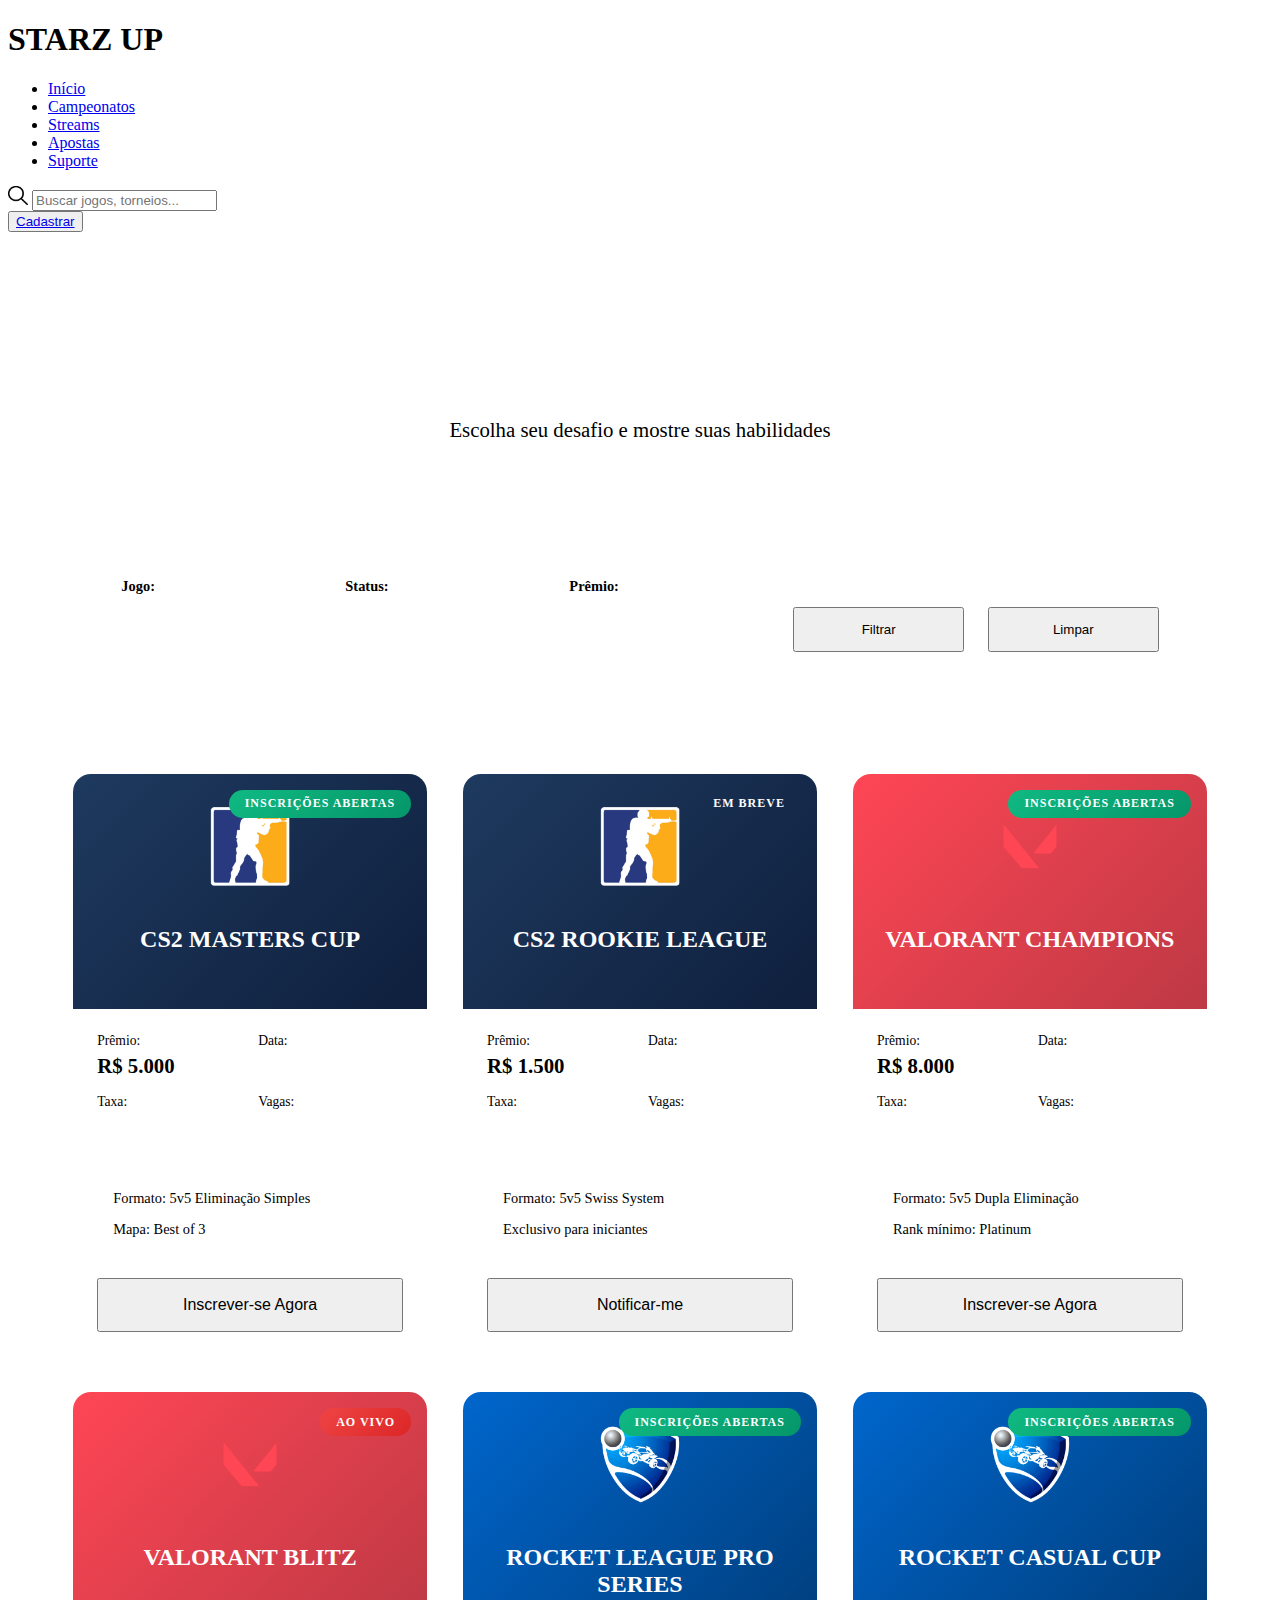
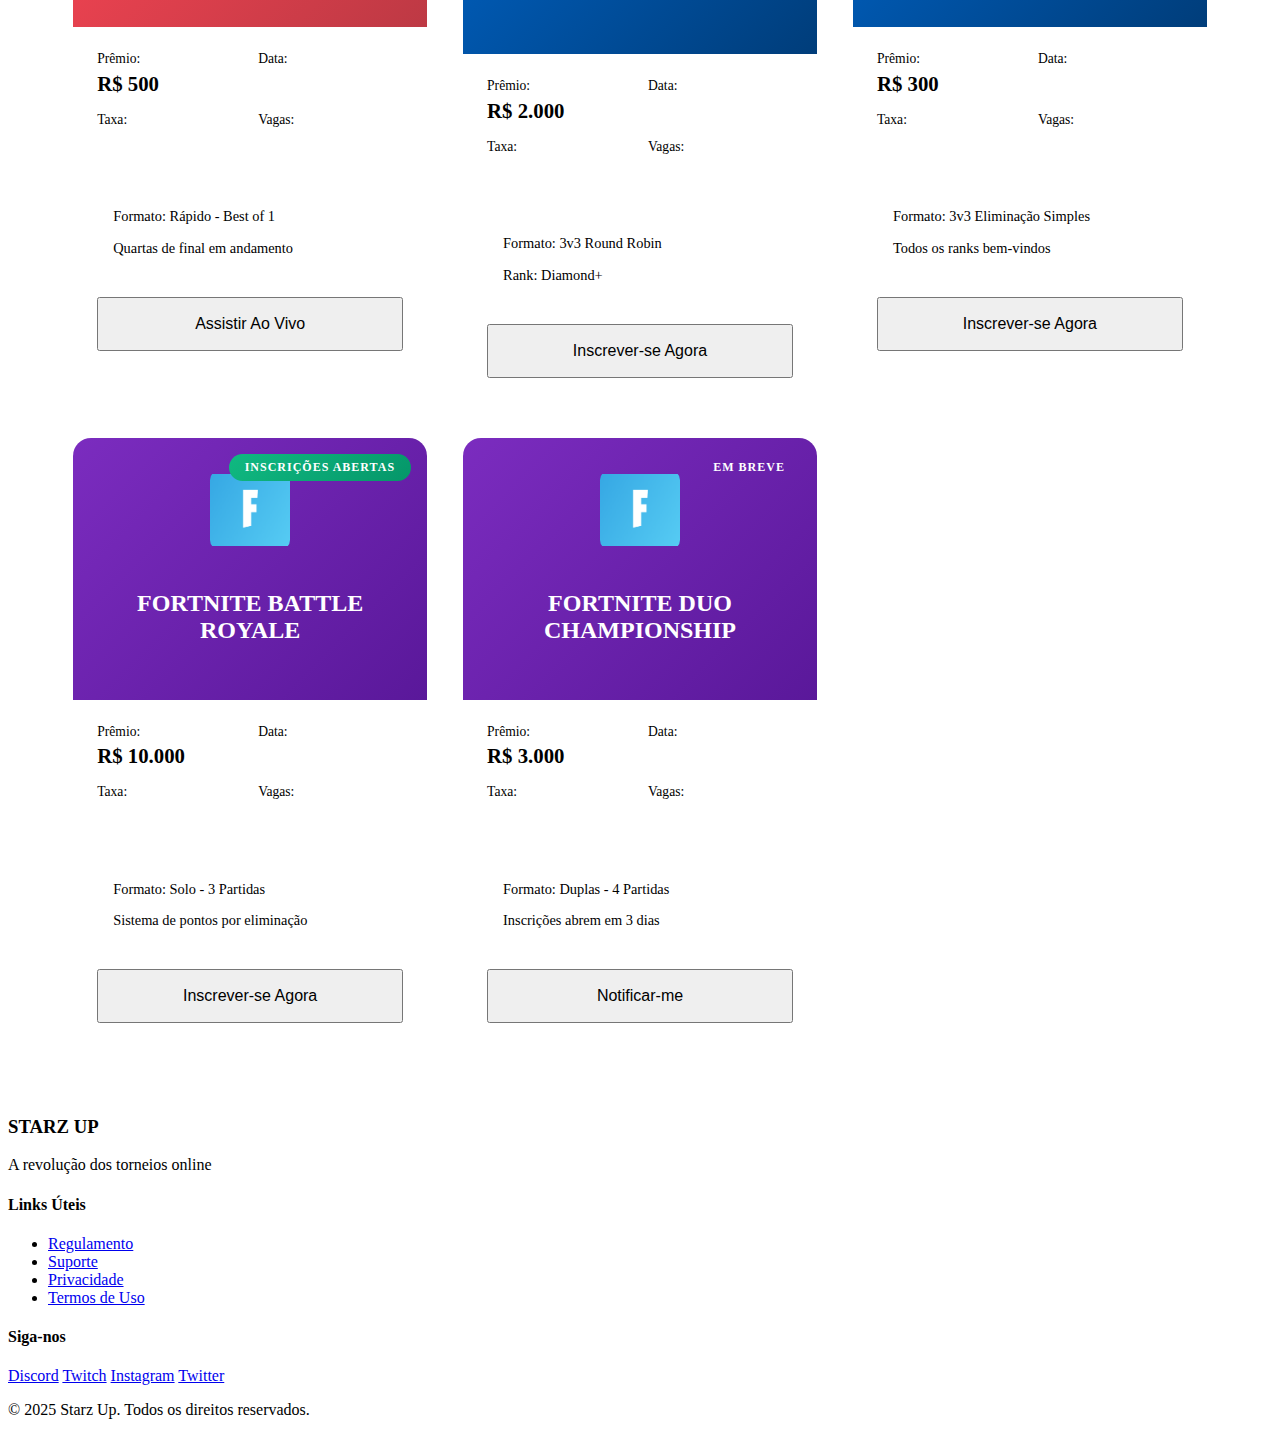
<file: docs/tournaments.html>
<!DOCTYPE html>
<html lang="pt-br">
<head>
    <meta charset="UTF-8">
    <meta name="viewport" content="width=device-width, initial-scale=1.0">
    <meta name="description" content="Starz Up - Torneios de Jogos Online">
    <link rel="stylesheet" href="tournaments.css">
    <title>Starz Up - Torneios de Jogos Online</title>
    <link href="imagens/logoempresa.png" rel="icon" type="image/x-icon">
</head>
<body>
    <header>
        <nav class="navbar">
            <div class="nav-brand">
                <h1>STARZ UP</h1>
            </div>
            <ul class="nav-menu">
                <li><a href="index.html">Início</a></li>
                <li><a href="tournaments.html">Campeonatos</a></li>
                <li><a href="streams.html">Streams</a></li>
                <li><a href="apostas.html">Apostas</a></li>
                <li><a href="suporte.html">Suporte</a></li>
            </ul>
            <div class="search-container">
                <span class="search-icon"><img class="search-icon" src="imagens/lupadepesquisa.png" alt="Ícone de busca" width="20" height="19"></span>
                <input type="text" class="search-bar" placeholder="Buscar jogos, torneios...">
            </div>
            <div class="nav-login">
                <button class="btn-primary"><a href="cadastro.html">Cadastrar</a></button>
            </div>
        </nav>
    </header>

    <main>
        <section class="tournaments-hero">
            <div class="container">
                <h1 class="page-title">TORNEIOS <span class="highlight">DISPONÍVEIS</span></h1>
                <p class="page-subtitle">Escolha seu desafio e mostre suas habilidades</p>
            </div>
        </section>

        <section class="filters-section">
            <div class="container">
                <div class="filters-container">
                    <div class="filter-group">
                        <label for="game-filter">Jogo:</label>
                        <select id="game-filter" class="filter-select">
                            <option value="all">Todos os Jogos</option>
                            <option value="cs2">Counter-Strike 2</option>
                            <option value="valorant">VALORANT</option>
                            <option value="rocket">Rocket League</option>
                            <option value="fortnite">Fortnite</option>
                        </select>
                    </div>

                    <div class="filter-group">
                        <label for="status-filter">Status:</label>
                        <select id="status-filter" class="filter-select">
                            <option value="all">Todos</option>
                            <option value="open">Inscrições Abertas</option>
                            <option value="soon">Em Breve</option>
                            <option value="live">Ao Vivo</option>
                        </select>
                    </div>

                    <div class="filter-group">
                        <label for="prize-filter">Prêmio:</label>
                        <select id="prize-filter" class="filter-select">
                            <option value="all">Todos</option>
                            <option value="low">Até R$ 500</option>
                            <option value="medium">R$ 500 - R$ 2000</option>
                            <option value="high">Acima de R$ 2000</option>
                        </select>
                    </div>

                    <button class="btn-primary filter-btn" onclick="applyFilters()">Filtrar</button>
                    <button class="btn-secondary filter-btn" onclick="clearFilters()">Limpar</button>
                </div>
            </div>
        </section>

        <section class="tournaments-section">
            <div class="container">
                <div id="tournaments-grid" class="tournaments-grid">
                    <!-- CS2 Tournaments -->
                    <div class="tournament-card" data-game="cs2" data-status="open" data-prize="high">
                        <div class="tournament-badge status-open">INSCRIÇÕES ABERTAS</div>
                        <div class="tournament-header cs2-bg">
                            <img src="imagens/logocs.png" alt="CS2" class="tournament-game-icon">
                            <h3>CS2 MASTERS CUP</h3>
                        </div>
                        <div class="tournament-body">
                            <div class="tournament-info">
                                <div class="info-item">
                                    <span class="info-label">Prêmio:</span>
                                    <span class="info-value prize">R$ 5.000</span>
                                </div>
                                <div class="info-item">
                                    <span class="info-label">Data:</span>
                                    <span class="info-value">25/10/2025</span>
                                </div>
                                <div class="info-item">
                                    <span class="info-label">Taxa:</span>
                                    <span class="info-value">R$ 20</span>
                                </div>
                                <div class="info-item">
                                    <span class="info-label">Vagas:</span>
                                    <span class="info-value">32/64</span>
                                </div>
                            </div>
                            <div class="tournament-details">
                                <p>Formato: 5v5 Eliminação Simples</p>
                                <p>Mapa: Best of 3</p>
                            </div>
                            <button class="btn-primary tournament-btn">Inscrever-se Agora</button>
                        </div>
                    </div>

                    <div class="tournament-card" data-game="cs2" data-status="soon" data-prize="medium">
                        <div class="tournament-badge status-soon">EM BREVE</div>
                        <div class="tournament-header cs2-bg">
                            <img src="imagens/logocs.png" alt="CS2" class="tournament-game-icon">
                            <h3>CS2 ROOKIE LEAGUE</h3>
                        </div>
                        <div class="tournament-body">
                            <div class="tournament-info">
                                <div class="info-item">
                                    <span class="info-label">Prêmio:</span>
                                    <span class="info-value prize">R$ 1.500</span>
                                </div>
                                <div class="info-item">
                                    <span class="info-label">Data:</span>
                                    <span class="info-value">30/10/2025</span>
                                </div>
                                <div class="info-item">
                                    <span class="info-label">Taxa:</span>
                                    <span class="info-value">R$ 10</span>
                                </div>
                                <div class="info-item">
                                    <span class="info-label">Vagas:</span>
                                    <span class="info-value">0/32</span>
                                </div>
                            </div>
                            <div class="tournament-details">
                                <p>Formato: 5v5 Swiss System</p>
                                <p>Exclusivo para iniciantes</p>
                            </div>
                            <button class="btn-secondary tournament-btn">Notificar-me</button>
                        </div>
                    </div>

                    <!-- VALORANT Tournaments -->
                    <div class="tournament-card" data-game="valorant" data-status="open" data-prize="high">
                        <div class="tournament-badge status-open">INSCRIÇÕES ABERTAS</div>
                        <div class="tournament-header valorant-bg">
                            <img src="imagens/logovalorant.png" alt="VALORANT" class="tournament-game-icon">
                            <h3>VALORANT CHAMPIONS</h3>
                        </div>
                        <div class="tournament-body">
                            <div class="tournament-info">
                                <div class="info-item">
                                    <span class="info-label">Prêmio:</span>
                                    <span class="info-value prize">R$ 8.000</span>
                                </div>
                                <div class="info-item">
                                    <span class="info-label">Data:</span>
                                    <span class="info-value">27/10/2025</span>
                                </div>
                                <div class="info-item">
                                    <span class="info-label">Taxa:</span>
                                    <span class="info-value">R$ 25</span>
                                </div>
                                <div class="info-item">
                                    <span class="info-label">Vagas:</span>
                                    <span class="info-value">48/64</span>
                                </div>
                            </div>
                            <div class="tournament-details">
                                <p>Formato: 5v5 Dupla Eliminação</p>
                                <p>Rank mínimo: Platinum</p>
                            </div>
                            <button class="btn-primary tournament-btn">Inscrever-se Agora</button>
                        </div>
                    </div>

                    <div class="tournament-card" data-game="valorant" data-status="live" data-prize="low">
                        <div class="tournament-badge status-live">AO VIVO</div>
                        <div class="tournament-header valorant-bg">
                            <img src="imagens/logovalorant.png" alt="VALORANT" class="tournament-game-icon">
                            <h3>VALORANT BLITZ</h3>
                        </div>
                        <div class="tournament-body">
                            <div class="tournament-info">
                                <div class="info-item">
                                    <span class="info-label">Prêmio:</span>
                                    <span class="info-value prize">R$ 500</span>
                                </div>
                                <div class="info-item">
                                    <span class="info-label">Data:</span>
                                    <span class="info-value">Hoje</span>
                                </div>
                                <div class="info-item">
                                    <span class="info-label">Taxa:</span>
                                    <span class="info-value">R$ 5</span>
                                </div>
                                <div class="info-item">
                                    <span class="info-label">Vagas:</span>
                                    <span class="info-value">16/16</span>
                                </div>
                            </div>
                            <div class="tournament-details">
                                <p>Formato: Rápido - Best of 1</p>
                                <p>Quartas de final em andamento</p>
                            </div>
                            <button class="btn-secondary tournament-btn">Assistir Ao Vivo</button>
                        </div>
                    </div>

                    <!-- Rocket League Tournaments -->
                    <div class="tournament-card" data-game="rocket" data-status="open" data-prize="medium">
                        <div class="tournament-badge status-open">INSCRIÇÕES ABERTAS</div>
                        <div class="tournament-header rocket-bg">
                            <img src="imagens/logorocketleague.png" alt="Rocket League" class="tournament-game-icon" style="width: 140px;">
                            <h3>ROCKET LEAGUE PRO SERIES</h3>
                        </div>
                        <div class="tournament-body">
                            <div class="tournament-info">
                                <div class="info-item">
                                    <span class="info-label">Prêmio:</span>
                                    <span class="info-value prize">R$ 2.000</span>
                                </div>
                                <div class="info-item">
                                    <span class="info-label">Data:</span>
                                    <span class="info-value">28/10/2025</span>
                                </div>
                                <div class="info-item">
                                    <span class="info-label">Taxa:</span>
                                    <span class="info-value">R$ 15</span>
                                </div>
                                <div class="info-item">
                                    <span class="info-label">Vagas:</span>
                                    <span class="info-value">20/48</span>
                                </div>
                            </div>
                            <div class="tournament-details">
                                <p>Formato: 3v3 Round Robin</p>
                                <p>Rank: Diamond+</p>
                            </div>
                            <button class="btn-primary tournament-btn">Inscrever-se Agora</button>
                        </div>
                    </div>

                    <div class="tournament-card" data-game="rocket" data-status="open" data-prize="low">
                        <div class="tournament-badge status-open">INSCRIÇÕES ABERTAS</div>
                        <div class="tournament-header rocket-bg">
                            <img src="imagens/logorocketleague.png" alt="Rocket League" class="tournament-game-icon" style="width: 140px;">
                            <h3>ROCKET CASUAL CUP</h3>
                        </div>
                        <div class="tournament-body">
                            <div class="tournament-info">
                                <div class="info-item">
                                    <span class="info-label">Prêmio:</span>
                                    <span class="info-value prize">R$ 300</span>
                                </div>
                                <div class="info-item">
                                    <span class="info-label">Data:</span>
                                    <span class="info-value">26/10/2025</span>
                                </div>
                                <div class="info-item">
                                    <span class="info-label">Taxa:</span>
                                    <span class="info-value">Grátis</span>
                                </div>
                                <div class="info-item">
                                    <span class="info-label">Vagas:</span>
                                    <span class="info-value">12/24</span>
                                </div>
                            </div>
                            <div class="tournament-details">
                                <p>Formato: 3v3 Eliminação Simples</p>
                                <p>Todos os ranks bem-vindos</p>
                            </div>
                            <button class="btn-primary tournament-btn">Inscrever-se Agora</button>
                        </div>
                    </div>

                    <!-- Fortnite Tournaments -->
                    <div class="tournament-card" data-game="fortnite" data-status="open" data-prize="high">
                        <div class="tournament-badge status-open">INSCRIÇÕES ABERTAS</div>
                        <div class="tournament-header fortnite-bg">
                            <img src="imagens/logofortnite.png" alt="Fortnite" class="tournament-game-icon" style="border-radius: 10px;">
                            <h3>FORTNITE BATTLE ROYALE</h3>
                        </div>
                        <div class="tournament-body">
                            <div class="tournament-info">
                                <div class="info-item">
                                    <span class="info-label">Prêmio:</span>
                                    <span class="info-value prize">R$ 10.000</span>
                                </div>
                                <div class="info-item">
                                    <span class="info-label">Data:</span>
                                    <span class="info-value">01/11/2025</span>
                                </div>
                                <div class="info-item">
                                    <span class="info-label">Taxa:</span>
                                    <span class="info-value">R$ 30</span>
                                </div>
                                <div class="info-item">
                                    <span class="info-label">Vagas:</span>
                                    <span class="info-value">85/100</span>
                                </div>
                            </div>
                            <div class="tournament-details">
                                <p>Formato: Solo - 3 Partidas</p>
                                <p>Sistema de pontos por eliminação</p>
                            </div>
                            <button class="btn-primary tournament-btn">Inscrever-se Agora</button>
                        </div>
                    </div>

                    <div class="tournament-card" data-game="fortnite" data-status="soon" data-prize="medium">
                        <div class="tournament-badge status-soon">EM BREVE</div>
                        <div class="tournament-header fortnite-bg">
                            <img src="imagens/logofortnite.png" alt="Fortnite" class="tournament-game-icon" style="border-radius: 10px;">
                            <h3>FORTNITE DUO CHAMPIONSHIP</h3>
                        </div>
                        <div class="tournament-body">
                            <div class="tournament-info">
                                <div class="info-item">
                                    <span class="info-label">Prêmio:</span>
                                    <span class="info-value prize">R$ 3.000</span>
                                </div>
                                <div class="info-item">
                                    <span class="info-label">Data:</span>
                                    <span class="info-value">05/11/2025</span>
                                </div>
                                <div class="info-item">
                                    <span class="info-label">Taxa:</span>
                                    <span class="info-value">R$ 20</span>
                                </div>
                                <div class="info-item">
                                    <span class="info-label">Vagas:</span>
                                    <span class="info-value">0/50</span>
                                </div>
                            </div>
                            <div class="tournament-details">
                                <p>Formato: Duplas - 4 Partidas</p>
                                <p>Inscrições abrem em 3 dias</p>
                            </div>
                            <button class="btn-secondary tournament-btn">Notificar-me</button>
                        </div>
                    </div>
                </div>

                <div id="no-results" class="no-results" style="display: none;">
                    <h3>Nenhum torneio encontrado</h3>
                    <p>Tente ajustar os filtros ou volte mais tarde para novos torneios!</p>
                </div>
            </div>
        </section>
    </main>

    <footer>
        <div class="container">
            <div class="footer-content">
                <div class="footer-brand">
                    <h3>STARZ UP</h3>
                    <p>A revolução dos torneios online</p>
                </div>
                <div class="footer-links">
                    <h4>Links Úteis</h4>
                    <ul>
                        <li><a href="#rules">Regulamento</a></li>
                        <li><a href="#support">Suporte</a></li>
                        <li><a href="#privacy">Privacidade</a></li>
                        <li><a href="#terms">Termos de Uso</a></li>
                    </ul>
                </div>
                <div class="footer-social">
                    <h4>Siga-nos</h4>
                    <div class="social-links">
                        <a href="#">Discord</a>
                        <a href="#">Twitch</a>
                        <a href="#">Instagram</a>
                        <a href="#">Twitter</a>
                    </div>
                </div>
            </div>
            <div class="footer-bottom">
                <p>&copy; 2025 Starz Up. Todos os direitos reservados.</p>
            </div>
        </div>
    </footer>

    <script>
        function applyFilters() {
            const gameFilter = document.getElementById('game-filter').value;
            const statusFilter = document.getElementById('status-filter').value;
            const prizeFilter = document.getElementById('prize-filter').value;
            
            const cards = document.querySelectorAll('.tournament-card');
            const grid = document.getElementById('tournaments-grid');
            const noResults = document.getElementById('no-results');
            let visibleCount = 0;
            
            cards.forEach(card => {
                const cardGame = card.getAttribute('data-game');
                const cardStatus = card.getAttribute('data-status');
                const cardPrize = card.getAttribute('data-prize');
                
                let showCard = true;
                
                if (gameFilter !== 'all' && cardGame !== gameFilter) {
                    showCard = false;
                }
                
                if (statusFilter !== 'all' && cardStatus !== statusFilter) {
                    showCard = false;
                }
                
                if (prizeFilter !== 'all' && cardPrize !== prizeFilter) {
                    showCard = false;
                }
                
                if (showCard) {
                    card.style.display = 'block';
                    visibleCount++;
                } else {
                    card.style.display = 'none';
                }
            });
            
            if (visibleCount === 0) {
                grid.style.display = 'none';
                noResults.style.display = 'block';
            } else {
                grid.style.display = 'grid';
                noResults.style.display = 'none';
            }
        }
        
        function clearFilters() {
            document.getElementById('game-filter').value = 'all';
            document.getElementById('status-filter').value = 'all';
            document.getElementById('prize-filter').value = 'all';
            applyFilters();
        }
    </script>
</body>
</html>
</file>
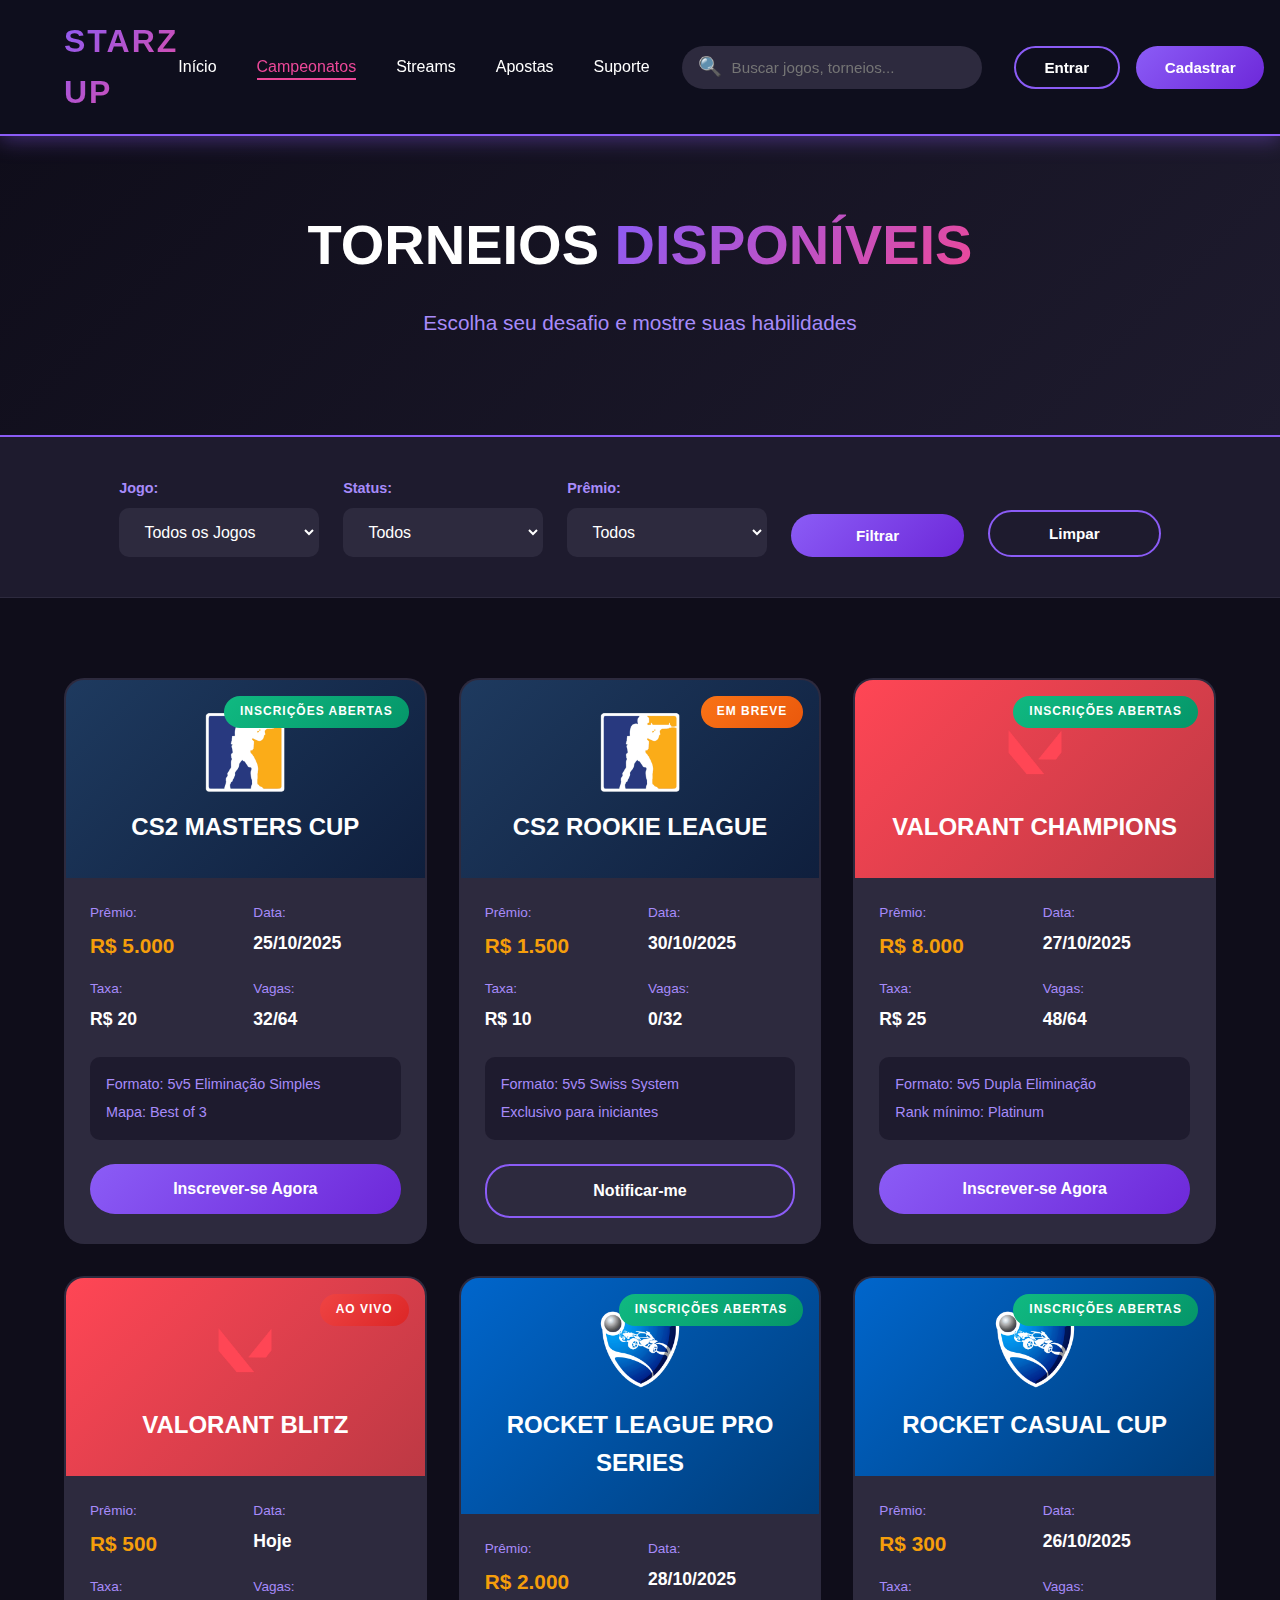
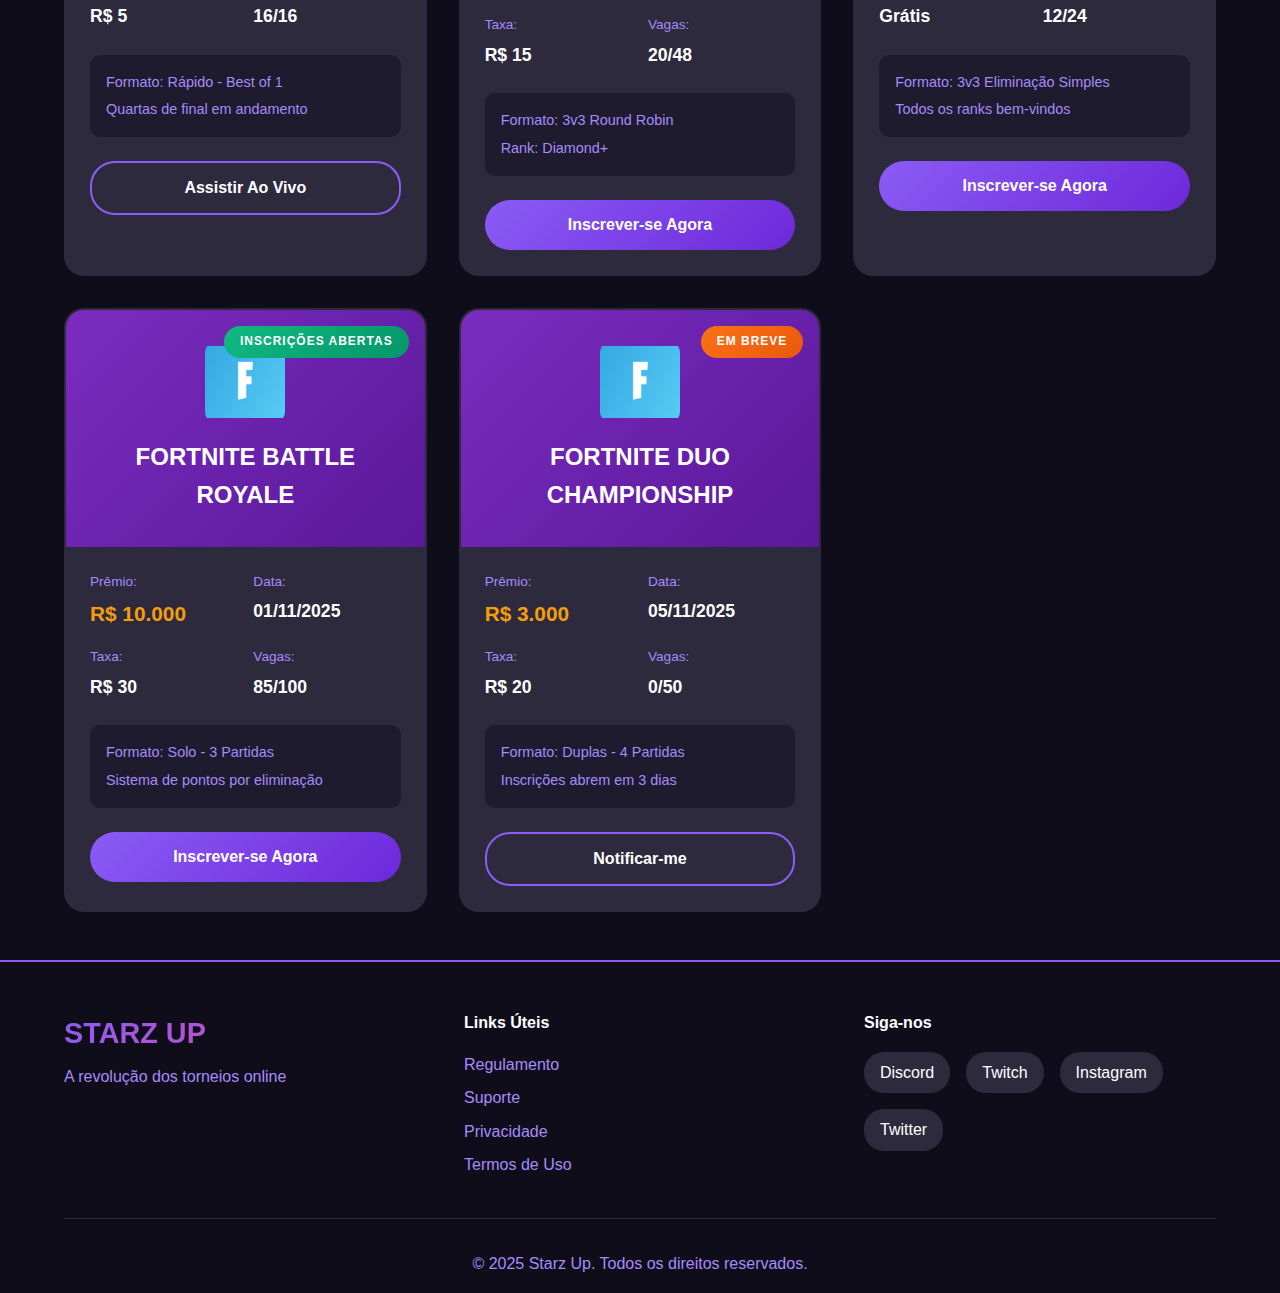
<file: docs/tournments.html>
<!DOCTYPE html>
<html lang="pt-br">
<head>
    <meta charset="UTF-8">
    <meta name="viewport" content="width=device-width, initial-scale=1.0">
    <meta name="description" content="Starz Up - Torneios Disponíveis">
    <link rel="stylesheet" href="style.css">
    <link rel="stylesheet" href="tournaments.css">
    <title>Torneios - Starz Up</title>
    <link href="imagens/logoempresa.png" rel="icon" type="image/x-icon">
</head>
<body>
    <header>
        <nav class="navbar">
            <div class="nav-brand">
                <h1>STARZ UP</h1>
            </div>
            <ul class="nav-menu">
                <li><a href="index.html">Início</a></li>
                <li><a href="tournaments.html" class="active">Campeonatos</a></li>
                <li><a href="streams.html">Streams</a></li>
                <li><a href="apostas.html">Apostas</a></li>
                <li><a href="suporte.html">Suporte</a></li>
            </ul>
            <div class="search-container">
                <span class="search-icon">🔍</span>
                <input type="text" class="search-bar" placeholder="Buscar jogos, torneios...">
            </div>
            <div class="nav-login">
                <button class="btn-secondary">Entrar</button>
                <button class="btn-primary">Cadastrar</button>
            </div>
        </nav>
    </header>

    <main>
        <section class="tournaments-hero">
            <div class="container">
                <h1 class="page-title">TORNEIOS <span class="highlight">DISPONÍVEIS</span></h1>
                <p class="page-subtitle">Escolha seu desafio e mostre suas habilidades</p>
            </div>
        </section>

        <section class="filters-section">
            <div class="container">
                <div class="filters-container">
                    <div class="filter-group">
                        <label for="game-filter">Jogo:</label>
                        <select id="game-filter" class="filter-select">
                            <option value="all">Todos os Jogos</option>
                            <option value="cs2">Counter-Strike 2</option>
                            <option value="valorant">VALORANT</option>
                            <option value="rocket">Rocket League</option>
                            <option value="fortnite">Fortnite</option>
                        </select>
                    </div>

                    <div class="filter-group">
                        <label for="status-filter">Status:</label>
                        <select id="status-filter" class="filter-select">
                            <option value="all">Todos</option>
                            <option value="open">Inscrições Abertas</option>
                            <option value="soon">Em Breve</option>
                            <option value="live">Ao Vivo</option>
                        </select>
                    </div>

                    <div class="filter-group">
                        <label for="prize-filter">Prêmio:</label>
                        <select id="prize-filter" class="filter-select">
                            <option value="all">Todos</option>
                            <option value="low">Até R$ 500</option>
                            <option value="medium">R$ 500 - R$ 2000</option>
                            <option value="high">Acima de R$ 2000</option>
                        </select>
                    </div>

                    <button class="btn-primary filter-btn" onclick="applyFilters()">Filtrar</button>
                    <button class="btn-secondary filter-btn" onclick="clearFilters()">Limpar</button>
                </div>
            </div>
        </section>

        <section class="tournaments-section">
            <div class="container">
                <div id="tournaments-grid" class="tournaments-grid">
                    <!-- CS2 Tournaments -->
                    <div class="tournament-card" data-game="cs2" data-status="open" data-prize="high">
                        <div class="tournament-badge status-open">INSCRIÇÕES ABERTAS</div>
                        <div class="tournament-header cs2-bg">
                            <img src="imagens/logocs.png" alt="CS2" class="tournament-game-icon">
                            <h3>CS2 MASTERS CUP</h3>
                        </div>
                        <div class="tournament-body">
                            <div class="tournament-info">
                                <div class="info-item">
                                    <span class="info-label">Prêmio:</span>
                                    <span class="info-value prize">R$ 5.000</span>
                                </div>
                                <div class="info-item">
                                    <span class="info-label">Data:</span>
                                    <span class="info-value">25/10/2025</span>
                                </div>
                                <div class="info-item">
                                    <span class="info-label">Taxa:</span>
                                    <span class="info-value">R$ 20</span>
                                </div>
                                <div class="info-item">
                                    <span class="info-label">Vagas:</span>
                                    <span class="info-value">32/64</span>
                                </div>
                            </div>
                            <div class="tournament-details">
                                <p>Formato: 5v5 Eliminação Simples</p>
                                <p>Mapa: Best of 3</p>
                            </div>
                            <button class="btn-primary tournament-btn">Inscrever-se Agora</button>
                        </div>
                    </div>

                    <div class="tournament-card" data-game="cs2" data-status="soon" data-prize="medium">
                        <div class="tournament-badge status-soon">EM BREVE</div>
                        <div class="tournament-header cs2-bg">
                            <img src="imagens/logocs.png" alt="CS2" class="tournament-game-icon">
                            <h3>CS2 ROOKIE LEAGUE</h3>
                        </div>
                        <div class="tournament-body">
                            <div class="tournament-info">
                                <div class="info-item">
                                    <span class="info-label">Prêmio:</span>
                                    <span class="info-value prize">R$ 1.500</span>
                                </div>
                                <div class="info-item">
                                    <span class="info-label">Data:</span>
                                    <span class="info-value">30/10/2025</span>
                                </div>
                                <div class="info-item">
                                    <span class="info-label">Taxa:</span>
                                    <span class="info-value">R$ 10</span>
                                </div>
                                <div class="info-item">
                                    <span class="info-label">Vagas:</span>
                                    <span class="info-value">0/32</span>
                                </div>
                            </div>
                            <div class="tournament-details">
                                <p>Formato: 5v5 Swiss System</p>
                                <p>Exclusivo para iniciantes</p>
                            </div>
                            <button class="btn-secondary tournament-btn">Notificar-me</button>
                        </div>
                    </div>

                    <!-- VALORANT Tournaments -->
                    <div class="tournament-card" data-game="valorant" data-status="open" data-prize="high">
                        <div class="tournament-badge status-open">INSCRIÇÕES ABERTAS</div>
                        <div class="tournament-header valorant-bg">
                            <img src="imagens/logovalorant.png" alt="VALORANT" class="tournament-game-icon">
                            <h3>VALORANT CHAMPIONS</h3>
                        </div>
                        <div class="tournament-body">
                            <div class="tournament-info">
                                <div class="info-item">
                                    <span class="info-label">Prêmio:</span>
                                    <span class="info-value prize">R$ 8.000</span>
                                </div>
                                <div class="info-item">
                                    <span class="info-label">Data:</span>
                                    <span class="info-value">27/10/2025</span>
                                </div>
                                <div class="info-item">
                                    <span class="info-label">Taxa:</span>
                                    <span class="info-value">R$ 25</span>
                                </div>
                                <div class="info-item">
                                    <span class="info-label">Vagas:</span>
                                    <span class="info-value">48/64</span>
                                </div>
                            </div>
                            <div class="tournament-details">
                                <p>Formato: 5v5 Dupla Eliminação</p>
                                <p>Rank mínimo: Platinum</p>
                            </div>
                            <button class="btn-primary tournament-btn">Inscrever-se Agora</button>
                        </div>
                    </div>

                    <div class="tournament-card" data-game="valorant" data-status="live" data-prize="low">
                        <div class="tournament-badge status-live">AO VIVO</div>
                        <div class="tournament-header valorant-bg">
                            <img src="imagens/logovalorant.png" alt="VALORANT" class="tournament-game-icon">
                            <h3>VALORANT BLITZ</h3>
                        </div>
                        <div class="tournament-body">
                            <div class="tournament-info">
                                <div class="info-item">
                                    <span class="info-label">Prêmio:</span>
                                    <span class="info-value prize">R$ 500</span>
                                </div>
                                <div class="info-item">
                                    <span class="info-label">Data:</span>
                                    <span class="info-value">Hoje</span>
                                </div>
                                <div class="info-item">
                                    <span class="info-label">Taxa:</span>
                                    <span class="info-value">R$ 5</span>
                                </div>
                                <div class="info-item">
                                    <span class="info-label">Vagas:</span>
                                    <span class="info-value">16/16</span>
                                </div>
                            </div>
                            <div class="tournament-details">
                                <p>Formato: Rápido - Best of 1</p>
                                <p>Quartas de final em andamento</p>
                            </div>
                            <button class="btn-secondary tournament-btn">Assistir Ao Vivo</button>
                        </div>
                    </div>

                    <!-- Rocket League Tournaments -->
                    <div class="tournament-card" data-game="rocket" data-status="open" data-prize="medium">
                        <div class="tournament-badge status-open">INSCRIÇÕES ABERTAS</div>
                        <div class="tournament-header rocket-bg">
                            <img src="imagens/logorocketleague.png" alt="Rocket League" class="tournament-game-icon" style="width: 140px;">
                            <h3>ROCKET LEAGUE PRO SERIES</h3>
                        </div>
                        <div class="tournament-body">
                            <div class="tournament-info">
                                <div class="info-item">
                                    <span class="info-label">Prêmio:</span>
                                    <span class="info-value prize">R$ 2.000</span>
                                </div>
                                <div class="info-item">
                                    <span class="info-label">Data:</span>
                                    <span class="info-value">28/10/2025</span>
                                </div>
                                <div class="info-item">
                                    <span class="info-label">Taxa:</span>
                                    <span class="info-value">R$ 15</span>
                                </div>
                                <div class="info-item">
                                    <span class="info-label">Vagas:</span>
                                    <span class="info-value">20/48</span>
                                </div>
                            </div>
                            <div class="tournament-details">
                                <p>Formato: 3v3 Round Robin</p>
                                <p>Rank: Diamond+</p>
                            </div>
                            <button class="btn-primary tournament-btn">Inscrever-se Agora</button>
                        </div>
                    </div>

                    <div class="tournament-card" data-game="rocket" data-status="open" data-prize="low">
                        <div class="tournament-badge status-open">INSCRIÇÕES ABERTAS</div>
                        <div class="tournament-header rocket-bg">
                            <img src="imagens/logorocketleague.png" alt="Rocket League" class="tournament-game-icon" style="width: 140px;">
                            <h3>ROCKET CASUAL CUP</h3>
                        </div>
                        <div class="tournament-body">
                            <div class="tournament-info">
                                <div class="info-item">
                                    <span class="info-label">Prêmio:</span>
                                    <span class="info-value prize">R$ 300</span>
                                </div>
                                <div class="info-item">
                                    <span class="info-label">Data:</span>
                                    <span class="info-value">26/10/2025</span>
                                </div>
                                <div class="info-item">
                                    <span class="info-label">Taxa:</span>
                                    <span class="info-value">Grátis</span>
                                </div>
                                <div class="info-item">
                                    <span class="info-label">Vagas:</span>
                                    <span class="info-value">12/24</span>
                                </div>
                            </div>
                            <div class="tournament-details">
                                <p>Formato: 3v3 Eliminação Simples</p>
                                <p>Todos os ranks bem-vindos</p>
                            </div>
                            <button class="btn-primary tournament-btn">Inscrever-se Agora</button>
                        </div>
                    </div>

                    <!-- Fortnite Tournaments -->
                    <div class="tournament-card" data-game="fortnite" data-status="open" data-prize="high">
                        <div class="tournament-badge status-open">INSCRIÇÕES ABERTAS</div>
                        <div class="tournament-header fortnite-bg">
                            <img src="imagens/logofortnite.png" alt="Fortnite" class="tournament-game-icon" style="border-radius: 10px;">
                            <h3>FORTNITE BATTLE ROYALE</h3>
                        </div>
                        <div class="tournament-body">
                            <div class="tournament-info">
                                <div class="info-item">
                                    <span class="info-label">Prêmio:</span>
                                    <span class="info-value prize">R$ 10.000</span>
                                </div>
                                <div class="info-item">
                                    <span class="info-label">Data:</span>
                                    <span class="info-value">01/11/2025</span>
                                </div>
                                <div class="info-item">
                                    <span class="info-label">Taxa:</span>
                                    <span class="info-value">R$ 30</span>
                                </div>
                                <div class="info-item">
                                    <span class="info-label">Vagas:</span>
                                    <span class="info-value">85/100</span>
                                </div>
                            </div>
                            <div class="tournament-details">
                                <p>Formato: Solo - 3 Partidas</p>
                                <p>Sistema de pontos por eliminação</p>
                            </div>
                            <button class="btn-primary tournament-btn">Inscrever-se Agora</button>
                        </div>
                    </div>

                    <div class="tournament-card" data-game="fortnite" data-status="soon" data-prize="medium">
                        <div class="tournament-badge status-soon">EM BREVE</div>
                        <div class="tournament-header fortnite-bg">
                            <img src="imagens/logofortnite.png" alt="Fortnite" class="tournament-game-icon" style="border-radius: 10px;">
                            <h3>FORTNITE DUO CHAMPIONSHIP</h3>
                        </div>
                        <div class="tournament-body">
                            <div class="tournament-info">
                                <div class="info-item">
                                    <span class="info-label">Prêmio:</span>
                                    <span class="info-value prize">R$ 3.000</span>
                                </div>
                                <div class="info-item">
                                    <span class="info-label">Data:</span>
                                    <span class="info-value">05/11/2025</span>
                                </div>
                                <div class="info-item">
                                    <span class="info-label">Taxa:</span>
                                    <span class="info-value">R$ 20</span>
                                </div>
                                <div class="info-item">
                                    <span class="info-label">Vagas:</span>
                                    <span class="info-value">0/50</span>
                                </div>
                            </div>
                            <div class="tournament-details">
                                <p>Formato: Duplas - 4 Partidas</p>
                                <p>Inscrições abrem em 3 dias</p>
                            </div>
                            <button class="btn-secondary tournament-btn">Notificar-me</button>
                        </div>
                    </div>
                </div>

                <div id="no-results" class="no-results" style="display: none;">
                    <h3>Nenhum torneio encontrado</h3>
                    <p>Tente ajustar os filtros ou volte mais tarde para novos torneios!</p>
                </div>
            </div>
        </section>
    </main>

    <footer>
        <div class="container">
            <div class="footer-content">
                <div class="footer-brand">
                    <h3>STARZ UP</h3>
                    <p>A revolução dos torneios online</p>
                </div>
                <div class="footer-links">
                    <h4>Links Úteis</h4>
                    <ul>
                        <li><a href="#rules">Regulamento</a></li>
                        <li><a href="#support">Suporte</a></li>
                        <li><a href="#privacy">Privacidade</a></li>
                        <li><a href="#terms">Termos de Uso</a></li>
                    </ul>
                </div>
                <div class="footer-social">
                    <h4>Siga-nos</h4>
                    <div class="social-links">
                        <a href="#">Discord</a>
                        <a href="#">Twitch</a>
                        <a href="#">Instagram</a>
                        <a href="#">Twitter</a>
                    </div>
                </div>
            </div>
            <div class="footer-bottom">
                <p>&copy; 2025 Starz Up. Todos os direitos reservados.</p>
            </div>
        </div>
    </footer>

    <script>
        function applyFilters() {
            const gameFilter = document.getElementById('game-filter').value;
            const statusFilter = document.getElementById('status-filter').value;
            const prizeFilter = document.getElementById('prize-filter').value;
            
            const cards = document.querySelectorAll('.tournament-card');
            const grid = document.getElementById('tournaments-grid');
            const noResults = document.getElementById('no-results');
            let visibleCount = 0;
            
            cards.forEach(card => {
                const cardGame = card.getAttribute('data-game');
                const cardStatus = card.getAttribute('data-status');
                const cardPrize = card.getAttribute('data-prize');
                
                let showCard = true;
                
                if (gameFilter !== 'all' && cardGame !== gameFilter) {
                    showCard = false;
                }
                
                if (statusFilter !== 'all' && cardStatus !== statusFilter) {
                    showCard = false;
                }
                
                if (prizeFilter !== 'all' && cardPrize !== prizeFilter) {
                    showCard = false;
                }
                
                if (showCard) {
                    card.style.display = 'block';
                    visibleCount++;
                } else {
                    card.style.display = 'none';
                }
            });
            
            if (visibleCount === 0) {
                grid.style.display = 'none';
                noResults.style.display = 'block';
            } else {
                grid.style.display = 'grid';
                noResults.style.display = 'none';
            }
        }
        
        function clearFilters() {
            document.getElementById('game-filter').value = 'all';
            document.getElementById('status-filter').value = 'all';
            document.getElementById('prize-filter').value = 'all';
            applyFilters();
        }
    </script>
</body>
</html>
</file>
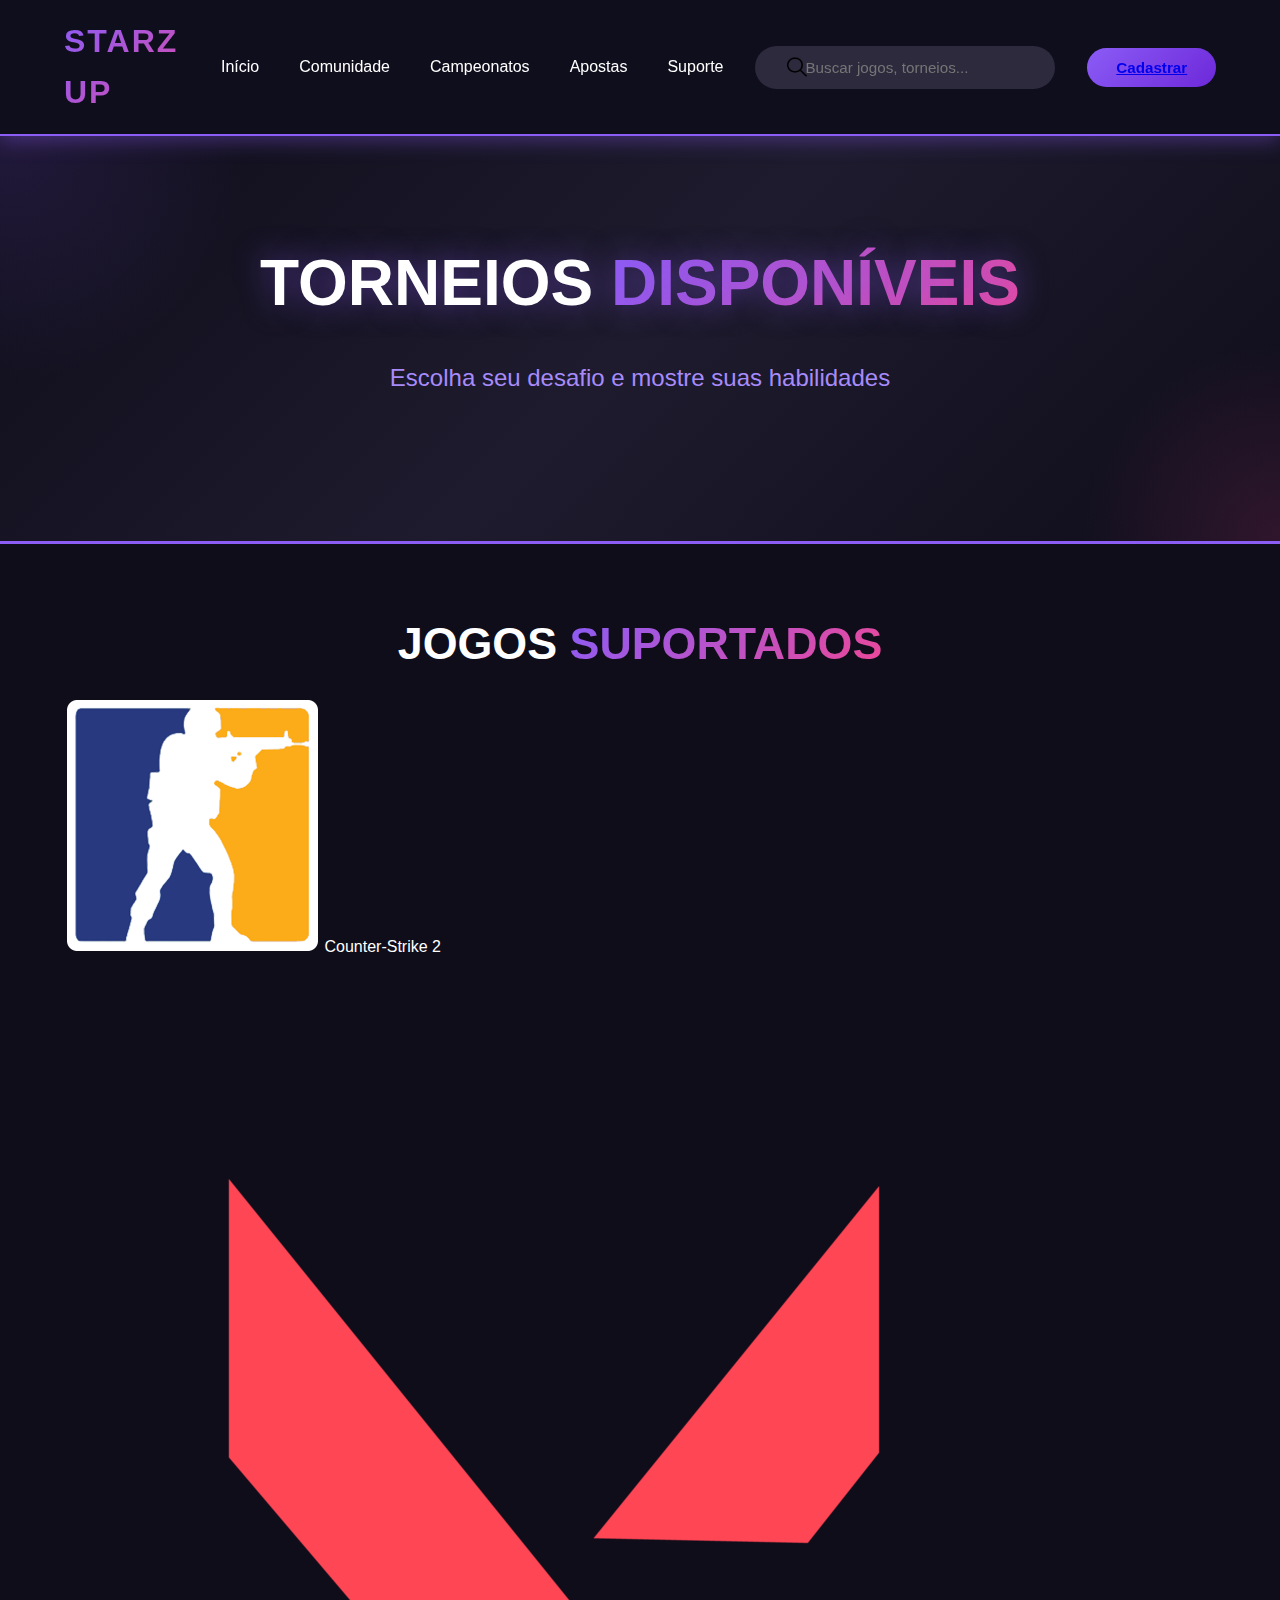
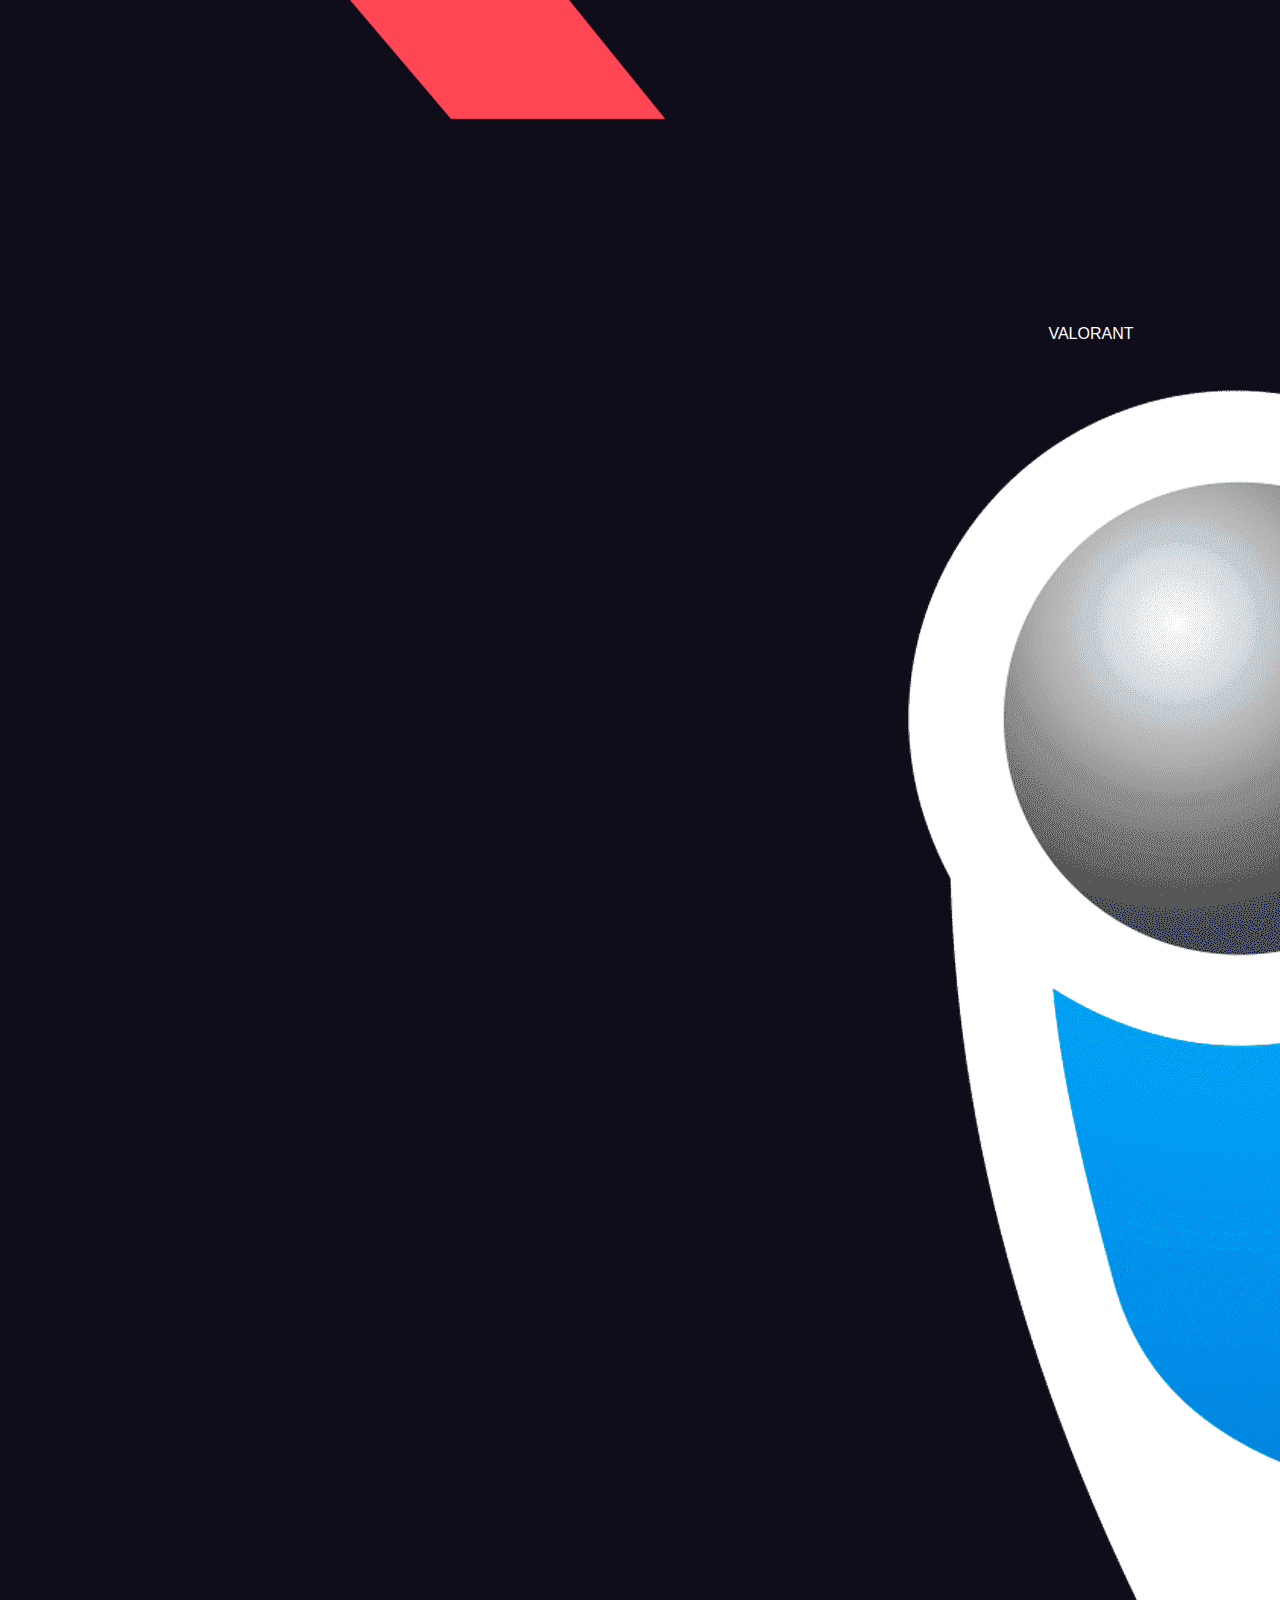
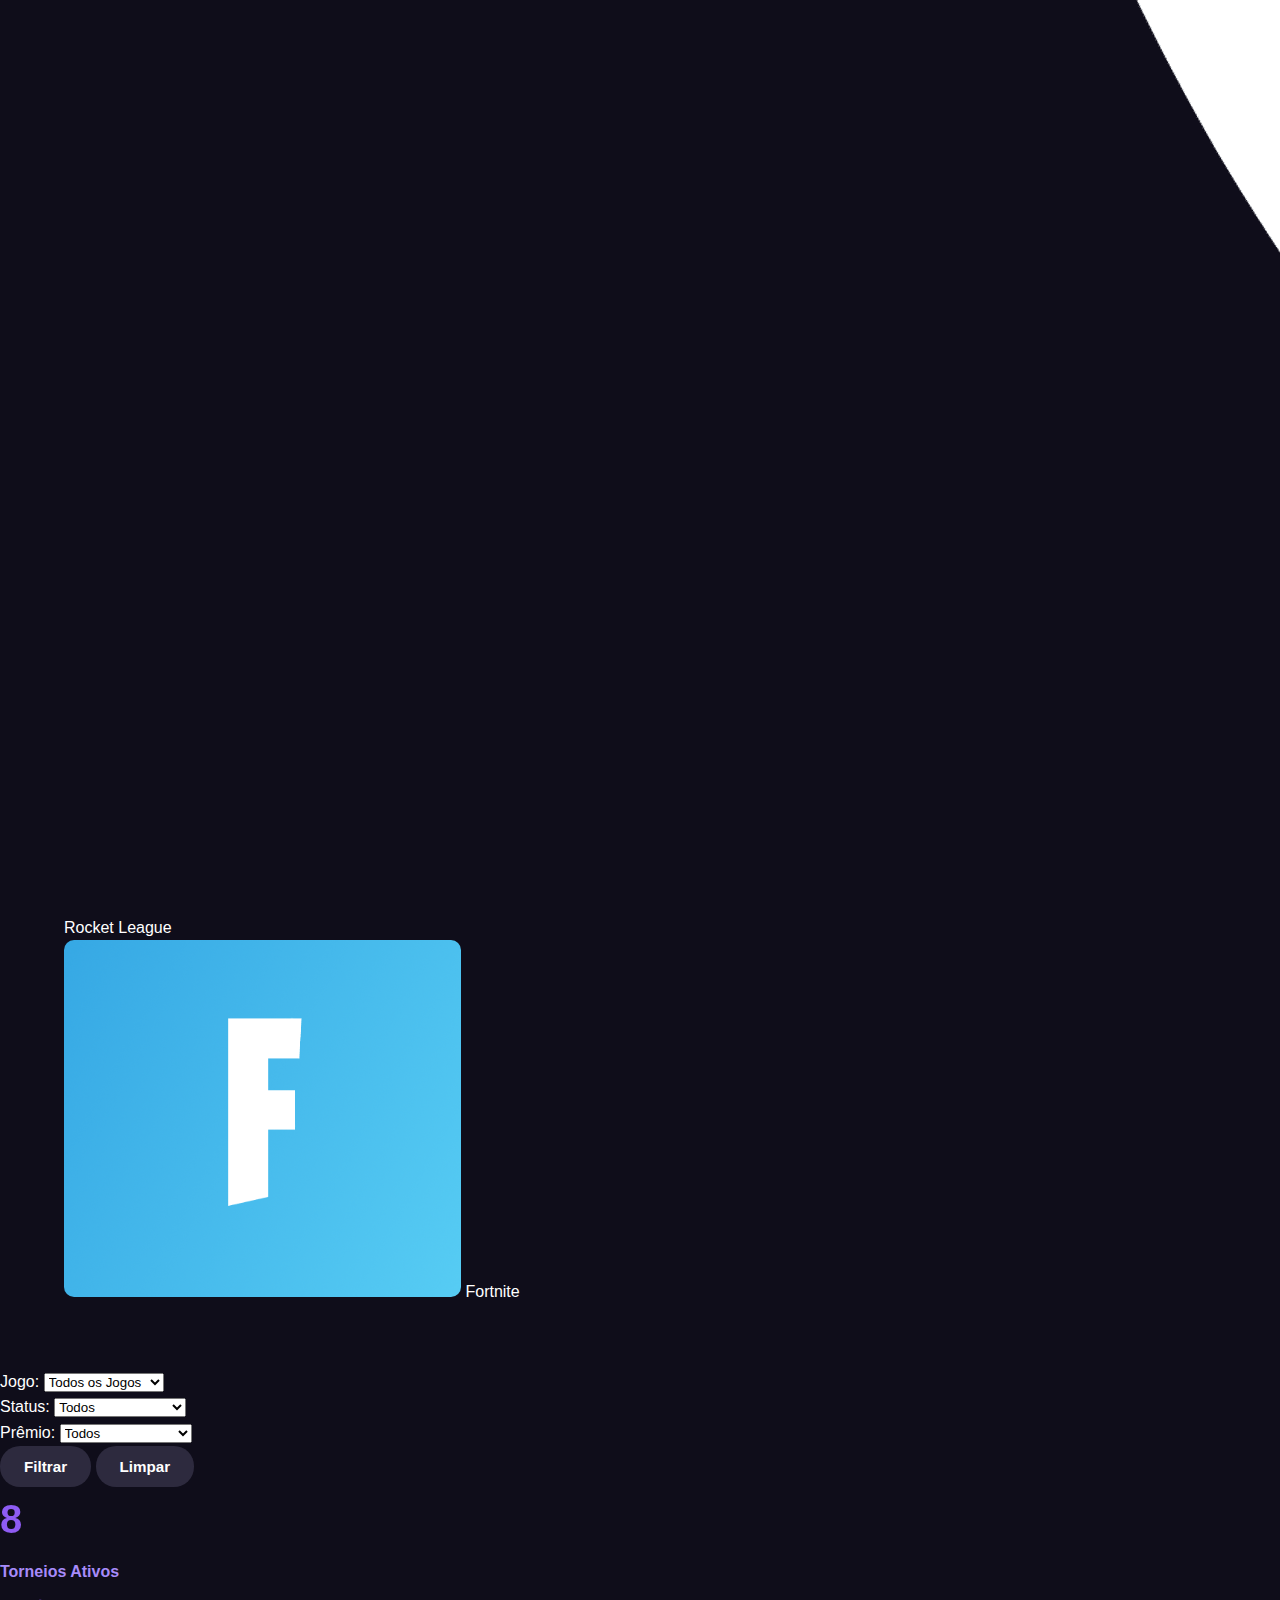
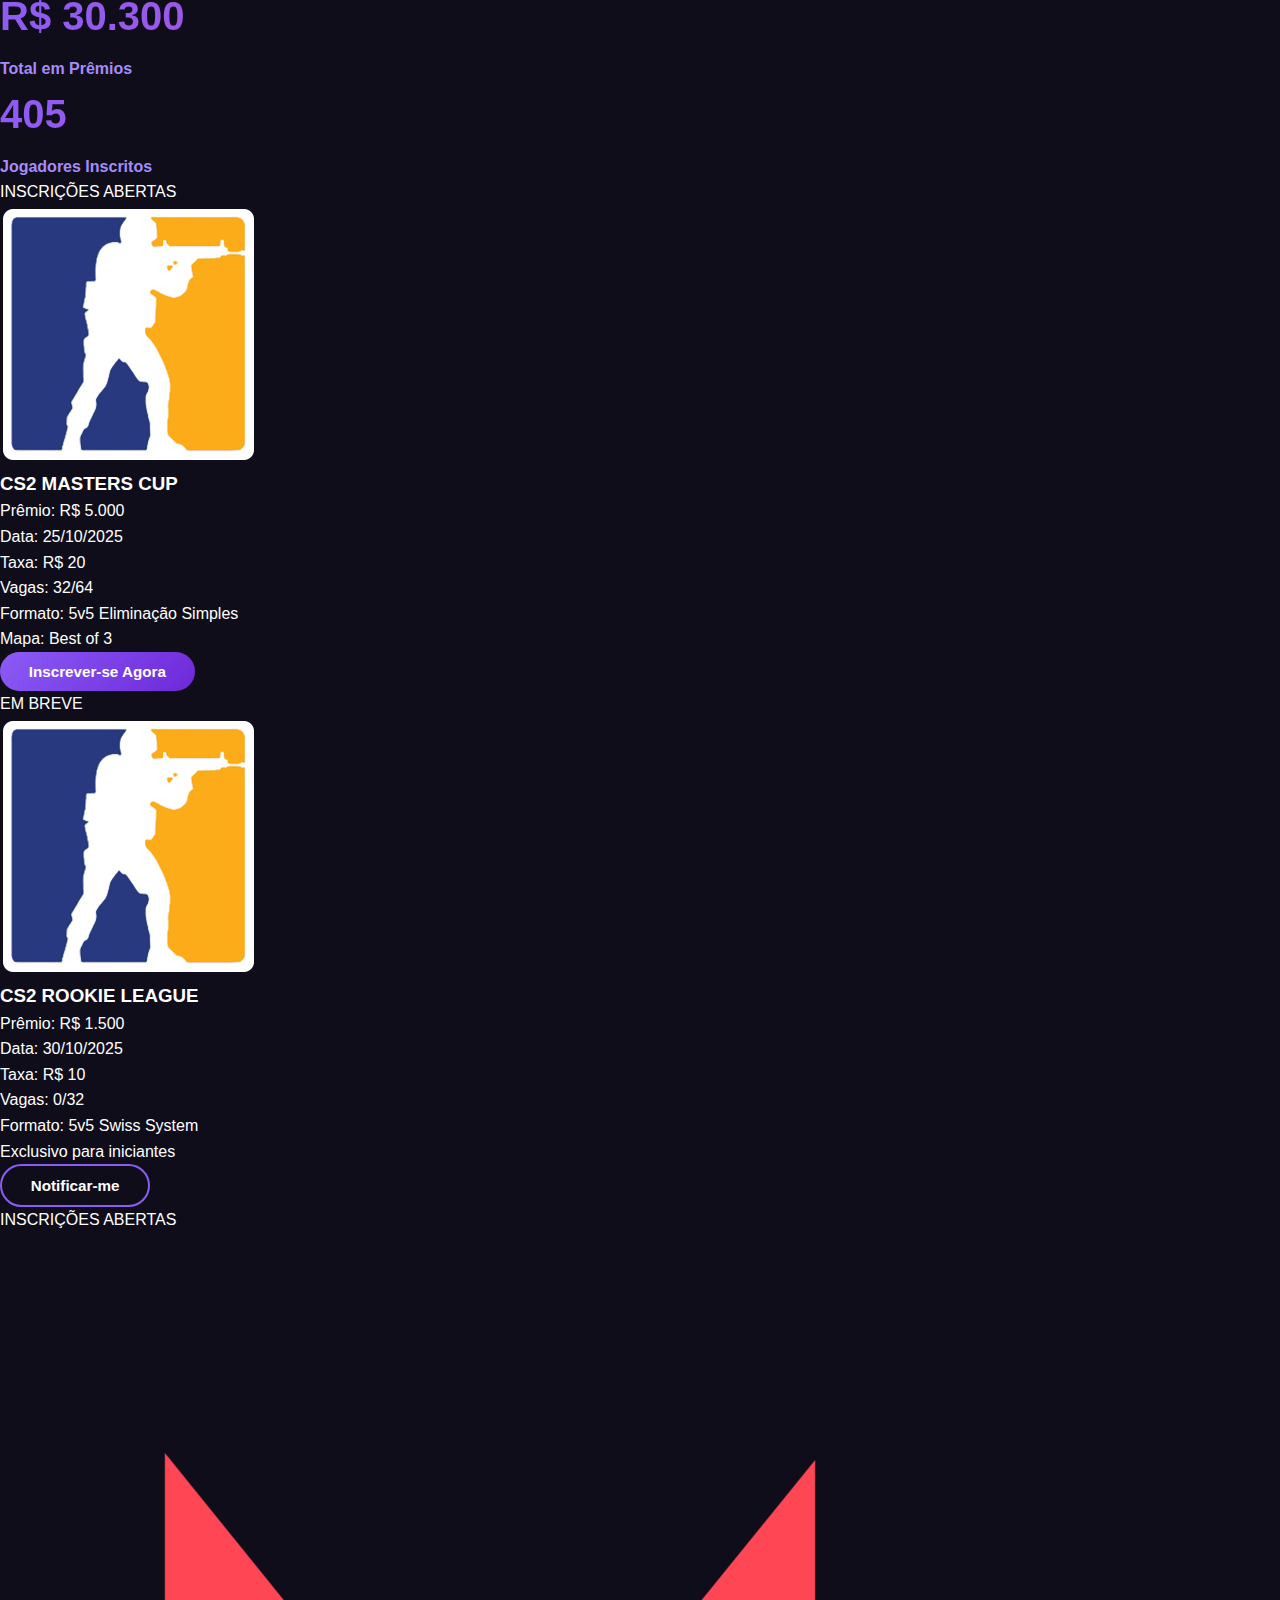
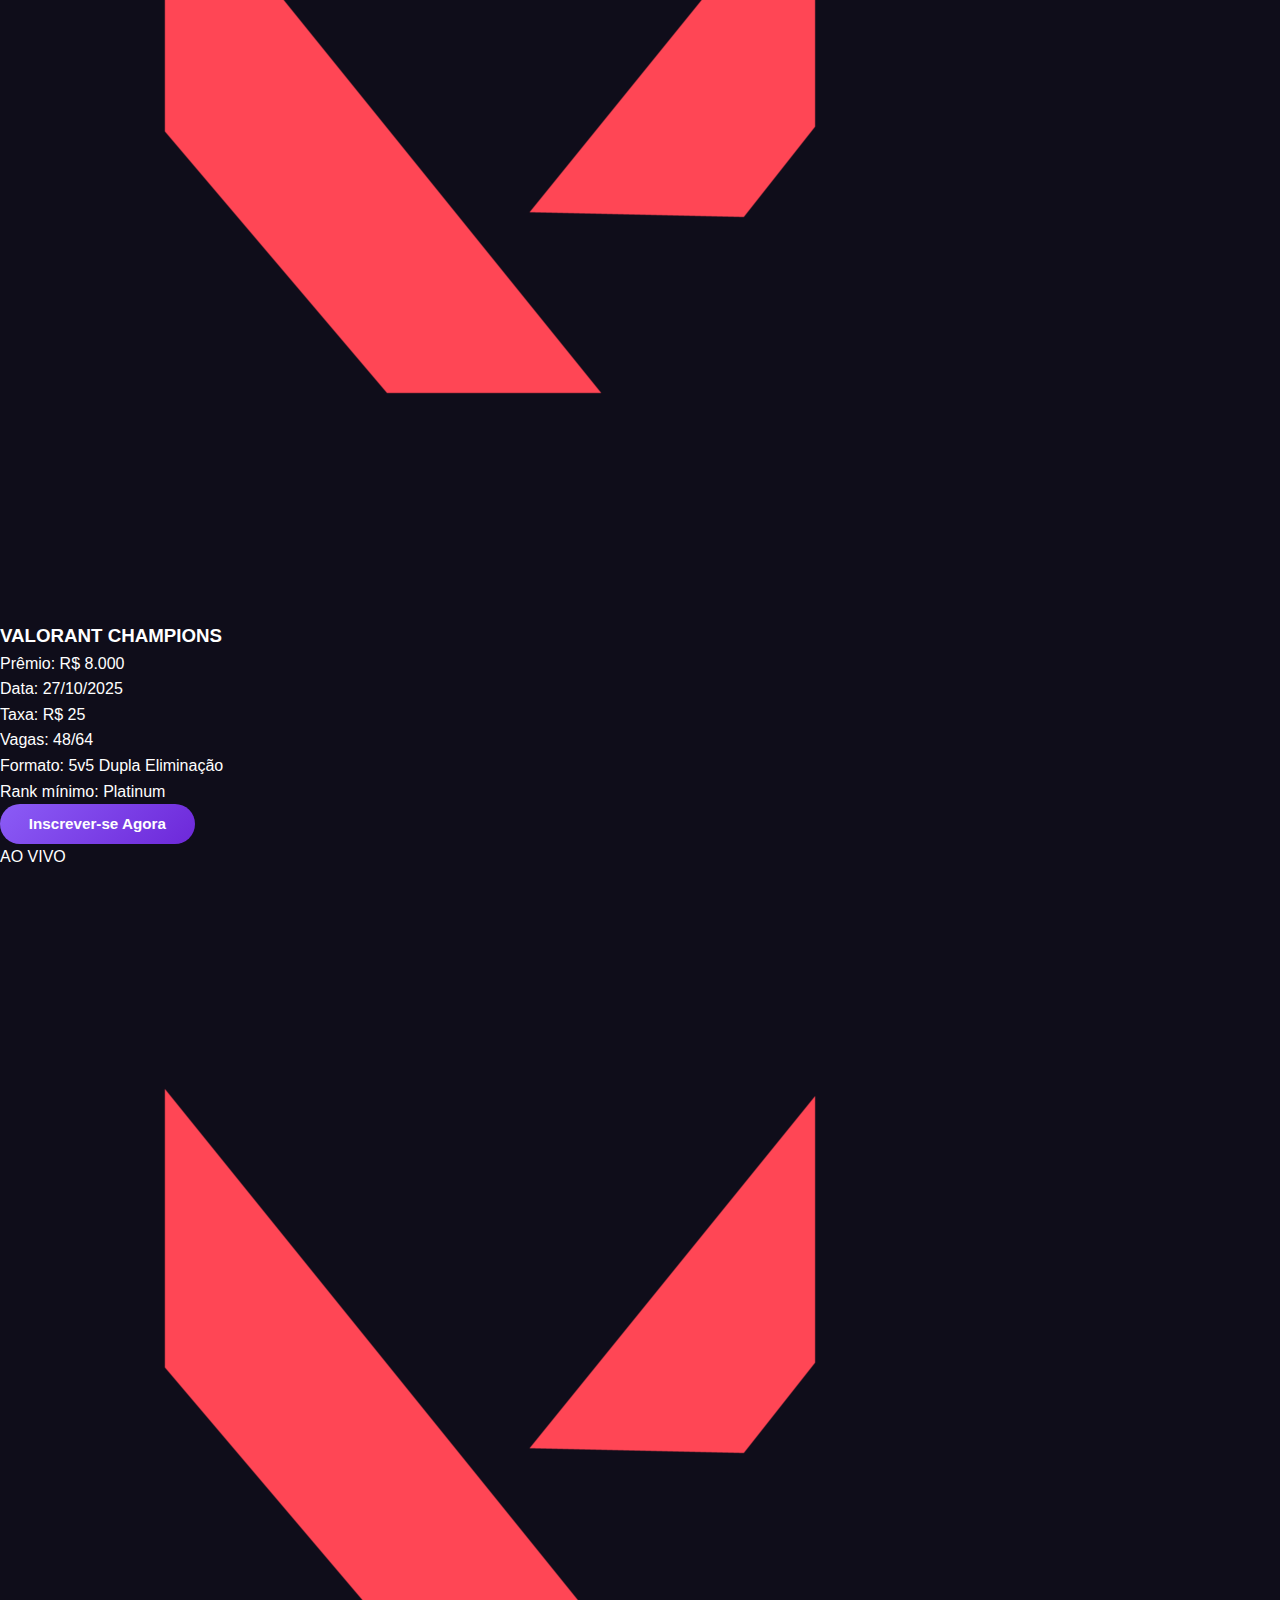
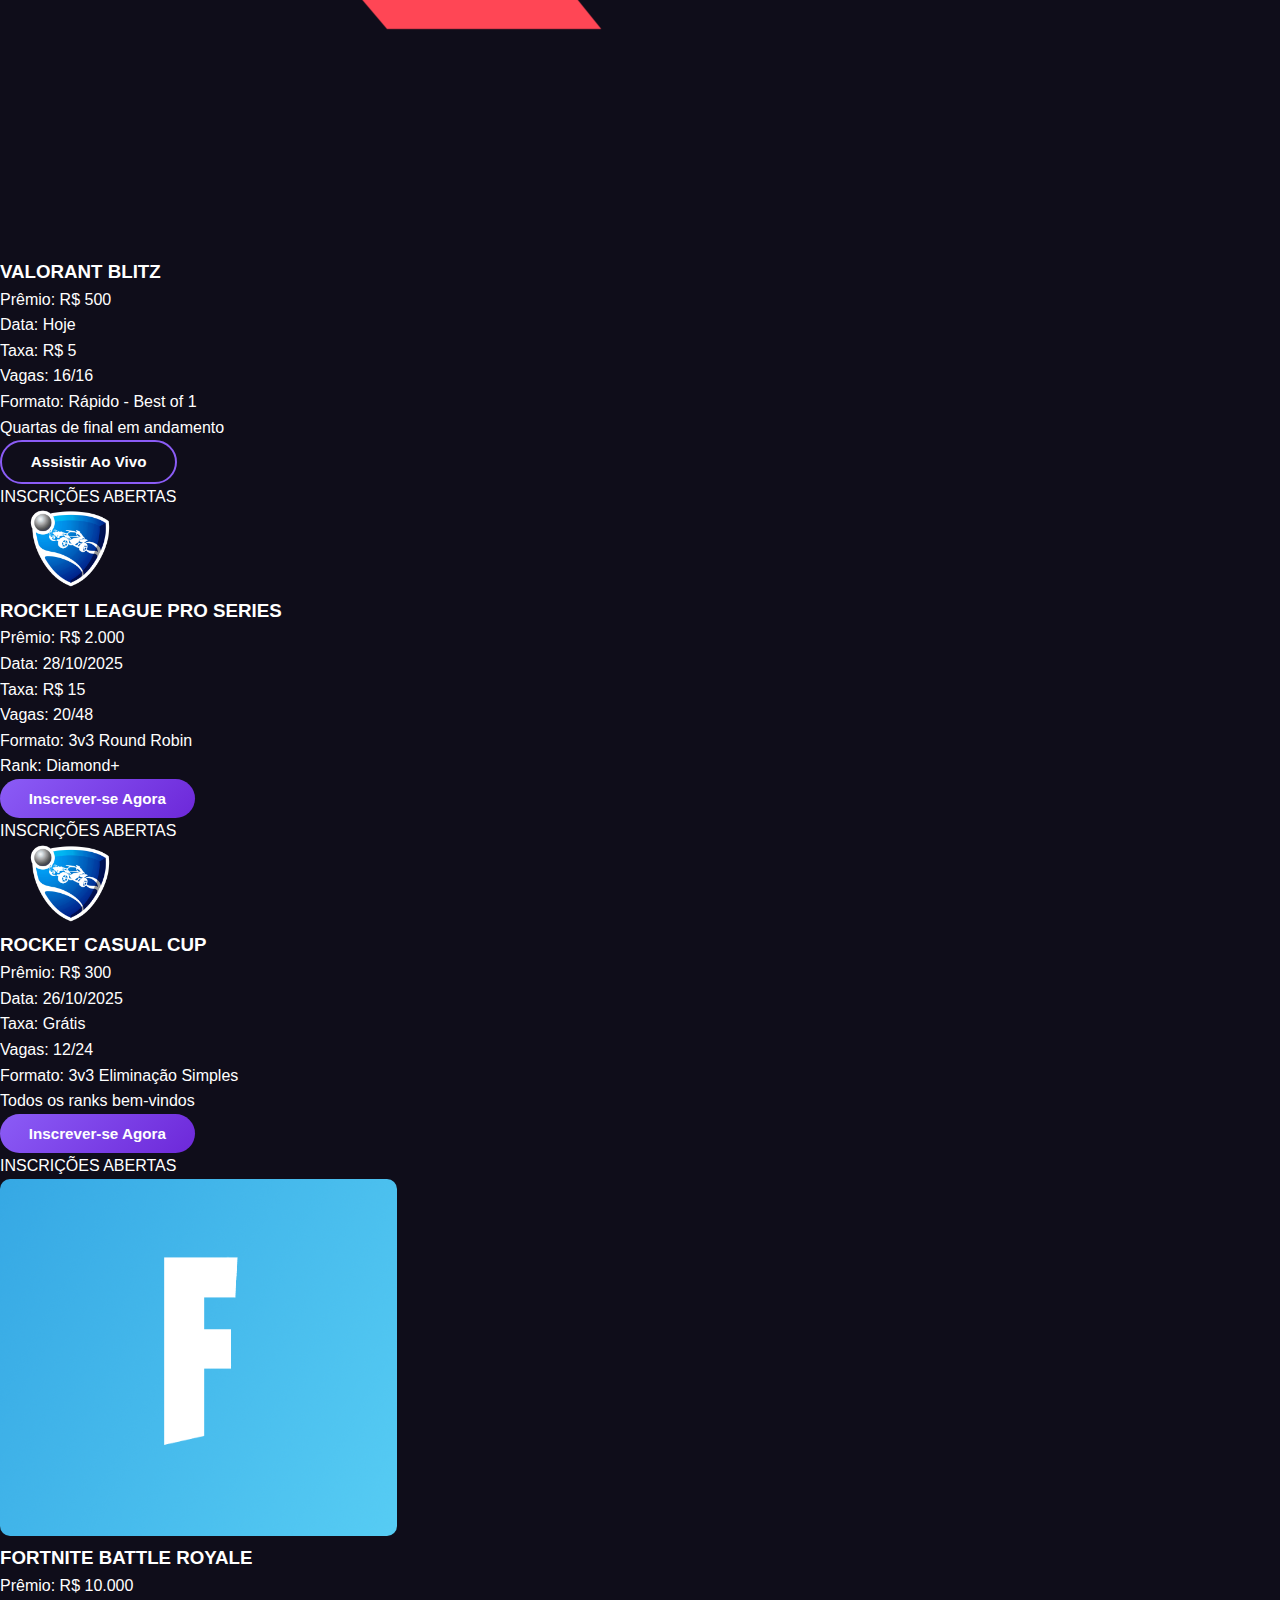
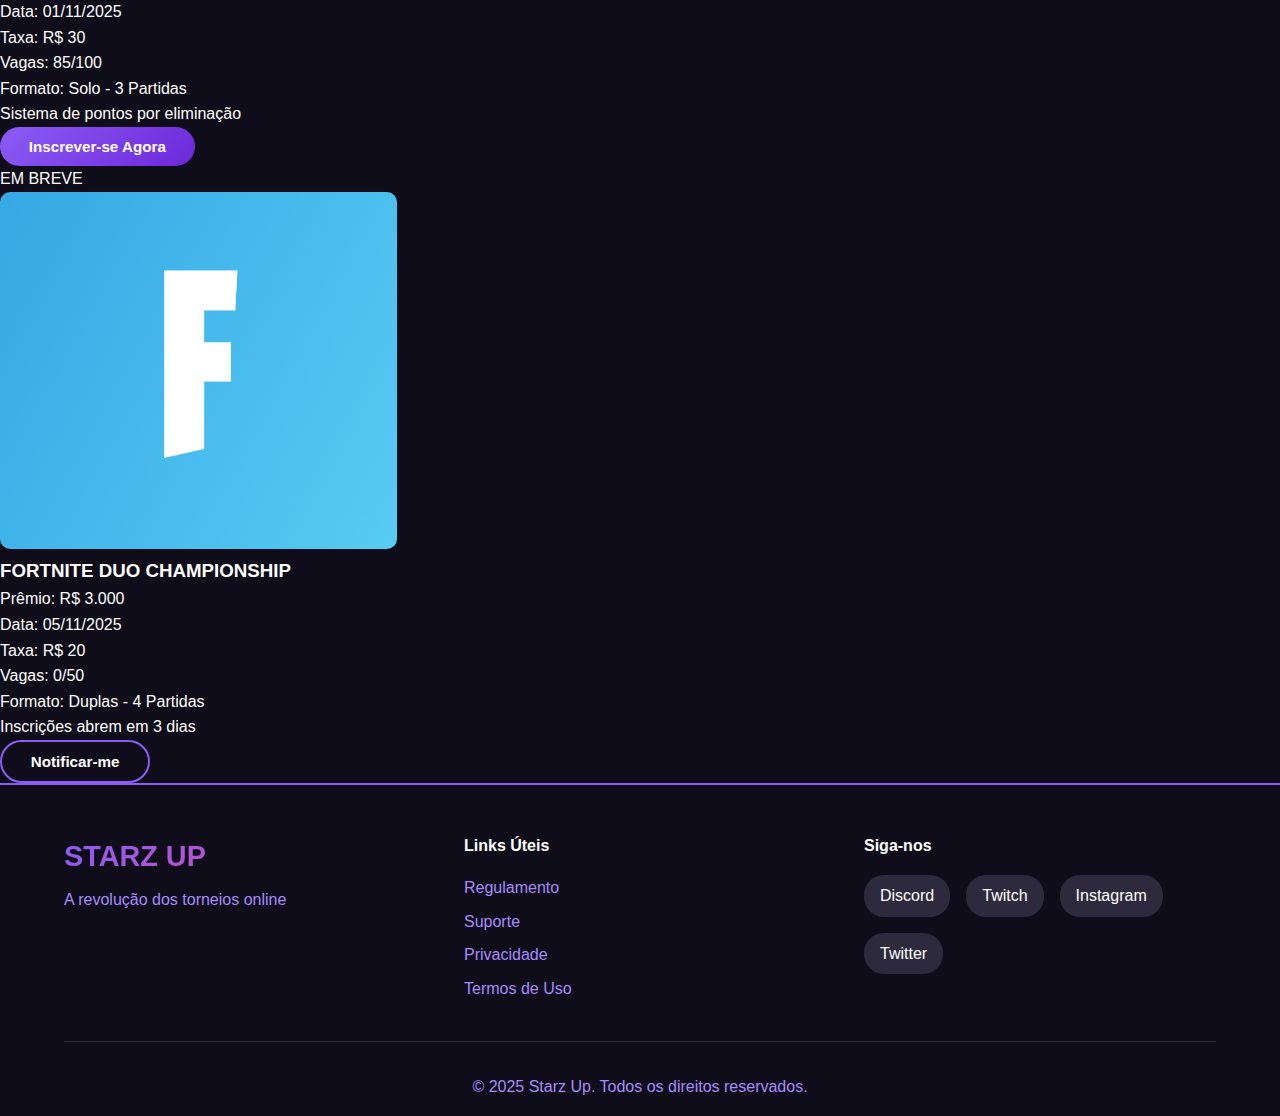
<file: docs/campeonatos/tournaments.html>
<!DOCTYPE html>
<html lang="pt-br">
<head>
    <meta charset="UTF-8">
    <meta name="viewport" content="width=device-width, initial-scale=1.0">
    <meta name="description" content="Starz Up - Torneios de Jogos Online">
    <link rel="stylesheet" href="../style.css">
    <link rel="stylesheet" href="tournaments.css">
    <title>Starz Up - Torneios</title>
    <link href="../imagens/logoempresa.png" rel="icon" type="image/x-icon">
</head>
<body>

    <header>
        <nav class="navbar">
            <div class="nav-brand">
                <h1>STARZ UP</h1>
            </div>
            <ul class="nav-menu">
                <li><a href="../index.html">Início</a></li>
                <li><a href="../comunidade/comunidade.html">Comunidade</a></li>
                <li><a href="tournaments.html">Campeonatos</a></li>
                <li><a href="../apostas/apostas.html">Apostas</a></li>
                <li><a href="../suporte/suporte.html">Suporte</a></li>
            </ul>
            <div class="search-container">
                <span class="search-icon"><img class="search-icon" src="../imagens/lupadepesquisa.png" alt="Ícone de busca" width="20" height="19"></span>
                <input type="text" class="search-bar" placeholder="Buscar jogos, torneios...">
            </div>
            <div class="nav-login">
                <button class="btn-primary"><a href="../cadastro.html">Cadastrar</a></button>
            </div>
        </nav>
    </header>

    <main>
        <section class="tournaments-hero">
            <div class="container">
                <h1 class="page-title">TORNEIOS <span class="highlight">DISPONÍVEIS</span></h1>
                <p class="page-subtitle">Escolha seu desafio e mostre suas habilidades</p>
            </div>
        </section>

        <!-- Games Showcase Section -->
        <section class="games-showcase">
            <div class="container">
                <h2 class="section-title">JOGOS <span class="highlight">SUPORTADOS</span></h2>
                <div class="games-slider">
                    <div class="game-item">
                        <img src="../imagens/logocs.png" alt="CS2">
                        <span>Counter-Strike 2</span>
                    </div>
                    <div class="game-item">
                        <img src="../imagens/logovalorant.png" alt="VALORANT">
                        <span>VALORANT</span>
                    </div>
                    <div class="game-item">
                        <img src="../imagens/logorocketleague.png" alt="Rocket League">
                        <span>Rocket League</span>
                    </div>
                    <div class="game-item">
                        <img src="../imagens/logofortnite.png" alt="Fortnite" style="border-radius: 10px;">
                        <span>Fortnite</span>
                    </div>
                </div>
            </div>
        </section>

        <section class="filters-section">
            <div class="container">
                <div class="filters-container">
                    <div class="filter-group">
                        <label for="game-filter">Jogo:</label>
                        <select id="game-filter" class="filter-select">
                            <option value="all">Todos os Jogos</option>
                            <option value="cs2">Counter-Strike 2</option>
                            <option value="valorant">VALORANT</option>
                            <option value="rocket">Rocket League</option>
                            <option value="fortnite">Fortnite</option>
                        </select>
                    </div>

                    <div class="filter-group">
                        <label for="status-filter">Status:</label>
                        <select id="status-filter" class="filter-select">
                            <option value="all">Todos</option>
                            <option value="open">Inscrições Abertas</option>
                            <option value="soon">Em Breve</option>
                            <option value="live">Ao Vivo</option>
                        </select>
                    </div>

                    <div class="filter-group">
                        <label for="prize-filter">Prêmio:</label>
                        <select id="prize-filter" class="filter-select">
                            <option value="all">Todos</option>
                            <option value="low">Até R$ 500</option>
                            <option value="medium">R$ 500 - R$ 2000</option>
                            <option value="high">Acima de R$ 2000</option>
                        </select>
                    </div>

                    <button class="btn-primary filter-btn" onclick="applyFilters()">Filtrar</button>
                    <button class="btn-secondary filter-btn" onclick="clearFilters()">Limpar</button>
                </div>
            </div>
        </section>

        <section class="tournaments-section">
            <div class="container">
                <div class="tournaments-stats">
                    <div class="stat-card">
                        <span class="stat-number" id="totalTournaments">8</span>
                        <span class="stat-label">Torneios Ativos</span>
                    </div>
                    <div class="stat-card">
                        <span class="stat-number">R$ 30.300</span>
                        <span class="stat-label">Total em Prêmios</span>
                    </div>
                    <div class="stat-card">
                        <span class="stat-number">405</span>
                        <span class="stat-label">Jogadores Inscritos</span>
                    </div>
                </div>

                <div id="tournaments-grid" class="tournaments-grid">
                    <!-- CS2 Tournaments -->
                    <div class="tournament-card" data-game="cs2" data-status="open" data-prize="high">
                        <div class="tournament-badge status-open">INSCRIÇÕES ABERTAS</div>
                        <div class="tournament-header cs2-bg">
                            <img src="../imagens/logocs.png" alt="CS2" class="tournament-game-icon">
                            <h3>CS2 MASTERS CUP</h3>
                        </div>
                        <div class="tournament-body">
                            <div class="tournament-info">
                                <div class="info-item">
                                    <span class="info-label">Prêmio:</span>
                                    <span class="info-value prize">R$ 5.000</span>
                                </div>
                                <div class="info-item">
                                    <span class="info-label">Data:</span>
                                    <span class="info-value">25/10/2025</span>
                                </div>
                                <div class="info-item">
                                    <span class="info-label">Taxa:</span>
                                    <span class="info-value">R$ 20</span>
                                </div>
                                <div class="info-item">
                                    <span class="info-label">Vagas:</span>
                                    <span class="info-value">32/64</span>
                                </div>
                            </div>
                            <div class="tournament-details">
                                <p>Formato: 5v5 Eliminação Simples</p>
                                <p>Mapa: Best of 3</p>
                            </div>
                            <button class="btn-primary tournament-btn">Inscrever-se Agora</button>
                        </div>
                    </div>

                    <div class="tournament-card" data-game="cs2" data-status="soon" data-prize="medium">
                        <div class="tournament-badge status-soon">EM BREVE</div>
                        <div class="tournament-header cs2-bg">
                            <img src="../imagens/logocs.png" alt="CS2" class="tournament-game-icon">
                            <h3>CS2 ROOKIE LEAGUE</h3>
                        </div>
                        <div class="tournament-body">
                            <div class="tournament-info">
                                <div class="info-item">
                                    <span class="info-label">Prêmio:</span>
                                    <span class="info-value prize">R$ 1.500</span>
                                </div>
                                <div class="info-item">
                                    <span class="info-label">Data:</span>
                                    <span class="info-value">30/10/2025</span>
                                </div>
                                <div class="info-item">
                                    <span class="info-label">Taxa:</span>
                                    <span class="info-value">R$ 10</span>
                                </div>
                                <div class="info-item">
                                    <span class="info-label">Vagas:</span>
                                    <span class="info-value">0/32</span>
                                </div>
                            </div>
                            <div class="tournament-details">
                                <p>Formato: 5v5 Swiss System</p>
                                <p>Exclusivo para iniciantes</p>
                            </div>
                            <button class="btn-secondary tournament-btn">Notificar-me</button>
                        </div>
                    </div>

                    <!-- VALORANT Tournaments -->
                    <div class="tournament-card" data-game="valorant" data-status="open" data-prize="high">
                        <div class="tournament-badge status-open">INSCRIÇÕES ABERTAS</div>
                        <div class="tournament-header valorant-bg">
                            <img src="../imagens/logovalorant.png" alt="VALORANT" class="tournament-game-icon">
                            <h3>VALORANT CHAMPIONS</h3>
                        </div>
                        <div class="tournament-body">
                            <div class="tournament-info">
                                <div class="info-item">
                                    <span class="info-label">Prêmio:</span>
                                    <span class="info-value prize">R$ 8.000</span>
                                </div>
                                <div class="info-item">
                                    <span class="info-label">Data:</span>
                                    <span class="info-value">27/10/2025</span>
                                </div>
                                <div class="info-item">
                                    <span class="info-label">Taxa:</span>
                                    <span class="info-value">R$ 25</span>
                                </div>
                                <div class="info-item">
                                    <span class="info-label">Vagas:</span>
                                    <span class="info-value">48/64</span>
                                </div>
                            </div>
                            <div class="tournament-details">
                                <p>Formato: 5v5 Dupla Eliminação</p>
                                <p>Rank mínimo: Platinum</p>
                            </div>
                            <button class="btn-primary tournament-btn">Inscrever-se Agora</button>
                        </div>
                    </div>

                    <div class="tournament-card" data-game="valorant" data-status="live" data-prize="low">
                        <div class="tournament-badge status-live">AO VIVO</div>
                        <div class="tournament-header valorant-bg">
                            <img src="../imagens/logovalorant.png" alt="VALORANT" class="tournament-game-icon">
                            <h3>VALORANT BLITZ</h3>
                        </div>
                        <div class="tournament-body">
                            <div class="tournament-info">
                                <div class="info-item">
                                    <span class="info-label">Prêmio:</span>
                                    <span class="info-value prize">R$ 500</span>
                                </div>
                                <div class="info-item">
                                    <span class="info-label">Data:</span>
                                    <span class="info-value">Hoje</span>
                                </div>
                                <div class="info-item">
                                    <span class="info-label">Taxa:</span>
                                    <span class="info-value">R$ 5</span>
                                </div>
                                <div class="info-item">
                                    <span class="info-label">Vagas:</span>
                                    <span class="info-value">16/16</span>
                                </div>
                            </div>
                            <div class="tournament-details">
                                <p>Formato: Rápido - Best of 1</p>
                                <p>Quartas de final em andamento</p>
                            </div>
                            <button class="btn-secondary tournament-btn">Assistir Ao Vivo</button>
                        </div>
                    </div>

                    <!-- Rocket League Tournaments -->
                    <div class="tournament-card" data-game="rocket" data-status="open" data-prize="medium">
                        <div class="tournament-badge status-open">INSCRIÇÕES ABERTAS</div>
                        <div class="tournament-header rocket-bg">
                            <img src="../imagens/logorocketleague.png" alt="Rocket League" class="tournament-game-icon" style="width: 140px;">
                            <h3>ROCKET LEAGUE PRO SERIES</h3>
                        </div>
                        <div class="tournament-body">
                            <div class="tournament-info">
                                <div class="info-item">
                                    <span class="info-label">Prêmio:</span>
                                    <span class="info-value prize">R$ 2.000</span>
                                </div>
                                <div class="info-item">
                                    <span class="info-label">Data:</span>
                                    <span class="info-value">28/10/2025</span>
                                </div>
                                <div class="info-item">
                                    <span class="info-label">Taxa:</span>
                                    <span class="info-value">R$ 15</span>
                                </div>
                                <div class="info-item">
                                    <span class="info-label">Vagas:</span>
                                    <span class="info-value">20/48</span>
                                </div>
                            </div>
                            <div class="tournament-details">
                                <p>Formato: 3v3 Round Robin</p>
                                <p>Rank: Diamond+</p>
                            </div>
                            <button class="btn-primary tournament-btn">Inscrever-se Agora</button>
                        </div>
                    </div>

                    <div class="tournament-card" data-game="rocket" data-status="open" data-prize="low">
                        <div class="tournament-badge status-open">INSCRIÇÕES ABERTAS</div>
                        <div class="tournament-header rocket-bg">
                            <img src="../imagens/logorocketleague.png" alt="Rocket League" class="tournament-game-icon" style="width: 140px;">
                            <h3>ROCKET CASUAL CUP</h3>
                        </div>
                        <div class="tournament-body">
                            <div class="tournament-info">
                                <div class="info-item">
                                    <span class="info-label">Prêmio:</span>
                                    <span class="info-value prize">R$ 300</span>
                                </div>
                                <div class="info-item">
                                    <span class="info-label">Data:</span>
                                    <span class="info-value">26/10/2025</span>
                                </div>
                                <div class="info-item">
                                    <span class="info-label">Taxa:</span>
                                    <span class="info-value">Grátis</span>
                                </div>
                                <div class="info-item">
                                    <span class="info-label">Vagas:</span>
                                    <span class="info-value">12/24</span>
                                </div>
                            </div>
                            <div class="tournament-details">
                                <p>Formato: 3v3 Eliminação Simples</p>
                                <p>Todos os ranks bem-vindos</p>
                            </div>
                            <button class="btn-primary tournament-btn">Inscrever-se Agora</button>
                        </div>
                    </div>

                    <!-- Fortnite Tournaments -->
                    <div class="tournament-card" data-game="fortnite" data-status="open" data-prize="high">
                        <div class="tournament-badge status-open">INSCRIÇÕES ABERTAS</div>
                        <div class="tournament-header fortnite-bg">
                            <img src="../imagens/logofortnite.png" alt="Fortnite" class="tournament-game-icon" style="border-radius: 10px;">
                            <h3>FORTNITE BATTLE ROYALE</h3>
                        </div>
                        <div class="tournament-body">
                            <div class="tournament-info">
                                <div class="info-item">
                                    <span class="info-label">Prêmio:</span>
                                    <span class="info-value prize">R$ 10.000</span>
                                </div>
                                <div class="info-item">
                                    <span class="info-label">Data:</span>
                                    <span class="info-value">01/11/2025</span>
                                </div>
                                <div class="info-item">
                                    <span class="info-label">Taxa:</span>
                                    <span class="info-value">R$ 30</span>
                                </div>
                                <div class="info-item">
                                    <span class="info-label">Vagas:</span>
                                    <span class="info-value">85/100</span>
                                </div>
                            </div>
                            <div class="tournament-details">
                                <p>Formato: Solo - 3 Partidas</p>
                                <p>Sistema de pontos por eliminação</p>
                            </div>
                            <button class="btn-primary tournament-btn">Inscrever-se Agora</button>
                        </div>
                    </div>

                    <div class="tournament-card" data-game="fortnite" data-status="soon" data-prize="medium">
                        <div class="tournament-badge status-soon">EM BREVE</div>
                        <div class="tournament-header fortnite-bg">
                            <img src="../imagens/logofortnite.png" alt="Fortnite" class="tournament-game-icon" style="border-radius: 10px;">
                            <h3>FORTNITE DUO CHAMPIONSHIP</h3>
                        </div>
                        <div class="tournament-body">
                            <div class="tournament-info">
                                <div class="info-item">
                                    <span class="info-label">Prêmio:</span>
                                    <span class="info-value prize">R$ 3.000</span>
                                </div>
                                <div class="info-item">
                                    <span class="info-label">Data:</span>
                                    <span class="info-value">05/11/2025</span>
                                </div>
                                <div class="info-item">
                                    <span class="info-label">Taxa:</span>
                                    <span class="info-value">R$ 20</span>
                                </div>
                                <div class="info-item">
                                    <span class="info-label">Vagas:</span>
                                    <span class="info-value">0/50</span>
                                </div>
                            </div>
                            <div class="tournament-details">
                                <p>Formato: Duplas - 4 Partidas</p>
                                <p>Inscrições abrem em 3 dias</p>
                            </div>
                            <button class="btn-secondary tournament-btn">Notificar-me</button>
                        </div>
                    </div>
                </div>

                <div id="no-results" class="no-results" style="display: none;">
                    <h3>Nenhum torneio encontrado</h3>
                    <p>Tente ajustar os filtros ou volte mais tarde para novos torneios!</p>
                </div>
            </div>
        </section>
    </main>

    <footer>
        <div class="container">
            <div class="footer-content">
                <div class="footer-brand">
                    <h3>STARZ UP</h3>
                    <p>A revolução dos torneios online</p>
                </div>
                <div class="footer-links">
                    <h4>Links Úteis</h4>
                    <ul>
                        <li><a href="#rules">Regulamento</a></li>
                        <li><a href="#support">Suporte</a></li>
                        <li><a href="#privacy">Privacidade</a></li>
                        <li><a href="#terms">Termos de Uso</a></li>
                    </ul>
                </div>
                <div class="footer-social">
                    <h4>Siga-nos</h4>
                    <div class="social-links">
                        <a href="#">Discord</a>
                        <a href="#">Twitch</a>
                        <a href="#">Instagram</a>
                        <a href="#">Twitter</a>
                    </div>
                </div>
            </div>
            <div class="footer-bottom">
                <p>&copy; 2025 Starz Up. Todos os direitos reservados.</p>
            </div>
        </div>
    </footer>

    <script>
        function applyFilters() {
            const gameFilter = document.getElementById('game-filter').value;
            const statusFilter = document.getElementById('status-filter').value;
            const prizeFilter = document.getElementById('prize-filter').value;
            
            const cards = document.querySelectorAll('.tournament-card');
            const grid = document.getElementById('tournaments-grid');
            const noResults = document.getElementById('no-results');
            let visibleCount = 0;
            
            cards.forEach(card => {
                const cardGame = card.getAttribute('data-game');
                const cardStatus = card.getAttribute('data-status');
                const cardPrize = card.getAttribute('data-prize');
                
                let showCard = true;
                
                if (gameFilter !== 'all' && cardGame !== gameFilter) {
                    showCard = false;
                }
                
                if (statusFilter !== 'all' && cardStatus !== statusFilter) {
                    showCard = false;
                }
                
                if (prizeFilter !== 'all' && cardPrize !== prizeFilter) {
                    showCard = false;
                }
                
                if (showCard) {
                    card.style.display = 'block';
                    visibleCount++;
                } else {
                    card.style.display = 'none';
                }
            });
            
            document.getElementById('totalTournaments').textContent = visibleCount;
            
            if (visibleCount === 0) {
                grid.style.display = 'none';
                noResults.style.display = 'block';
            } else {
                grid.style.display = 'grid';
                noResults.style.display = 'none';
            }
        }
        
        function clearFilters() {
            document.getElementById('game-filter').value = 'all';
            document.getElementById('status-filter').value = 'all';
            document.getElementById('prize-filter').value = 'all';
            applyFilters();
        }
    </script>
</body>
</html>
</file>
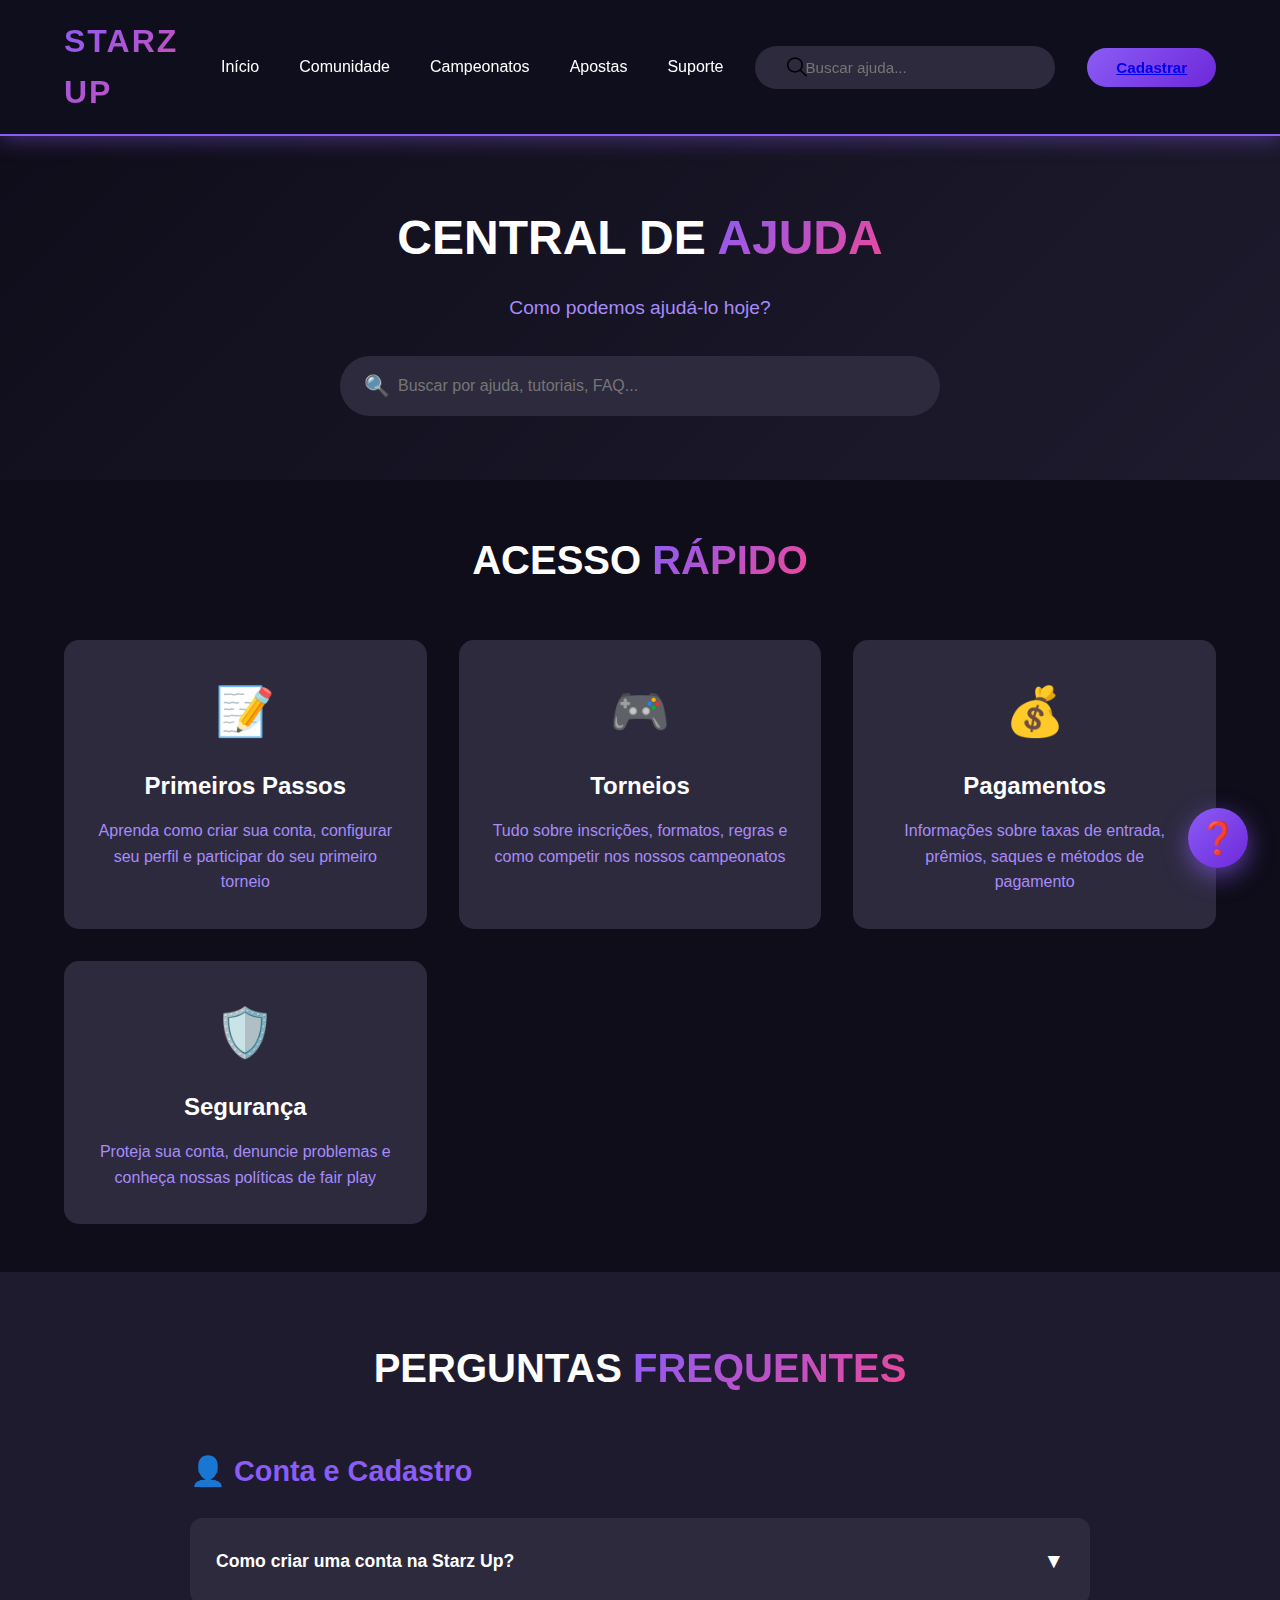
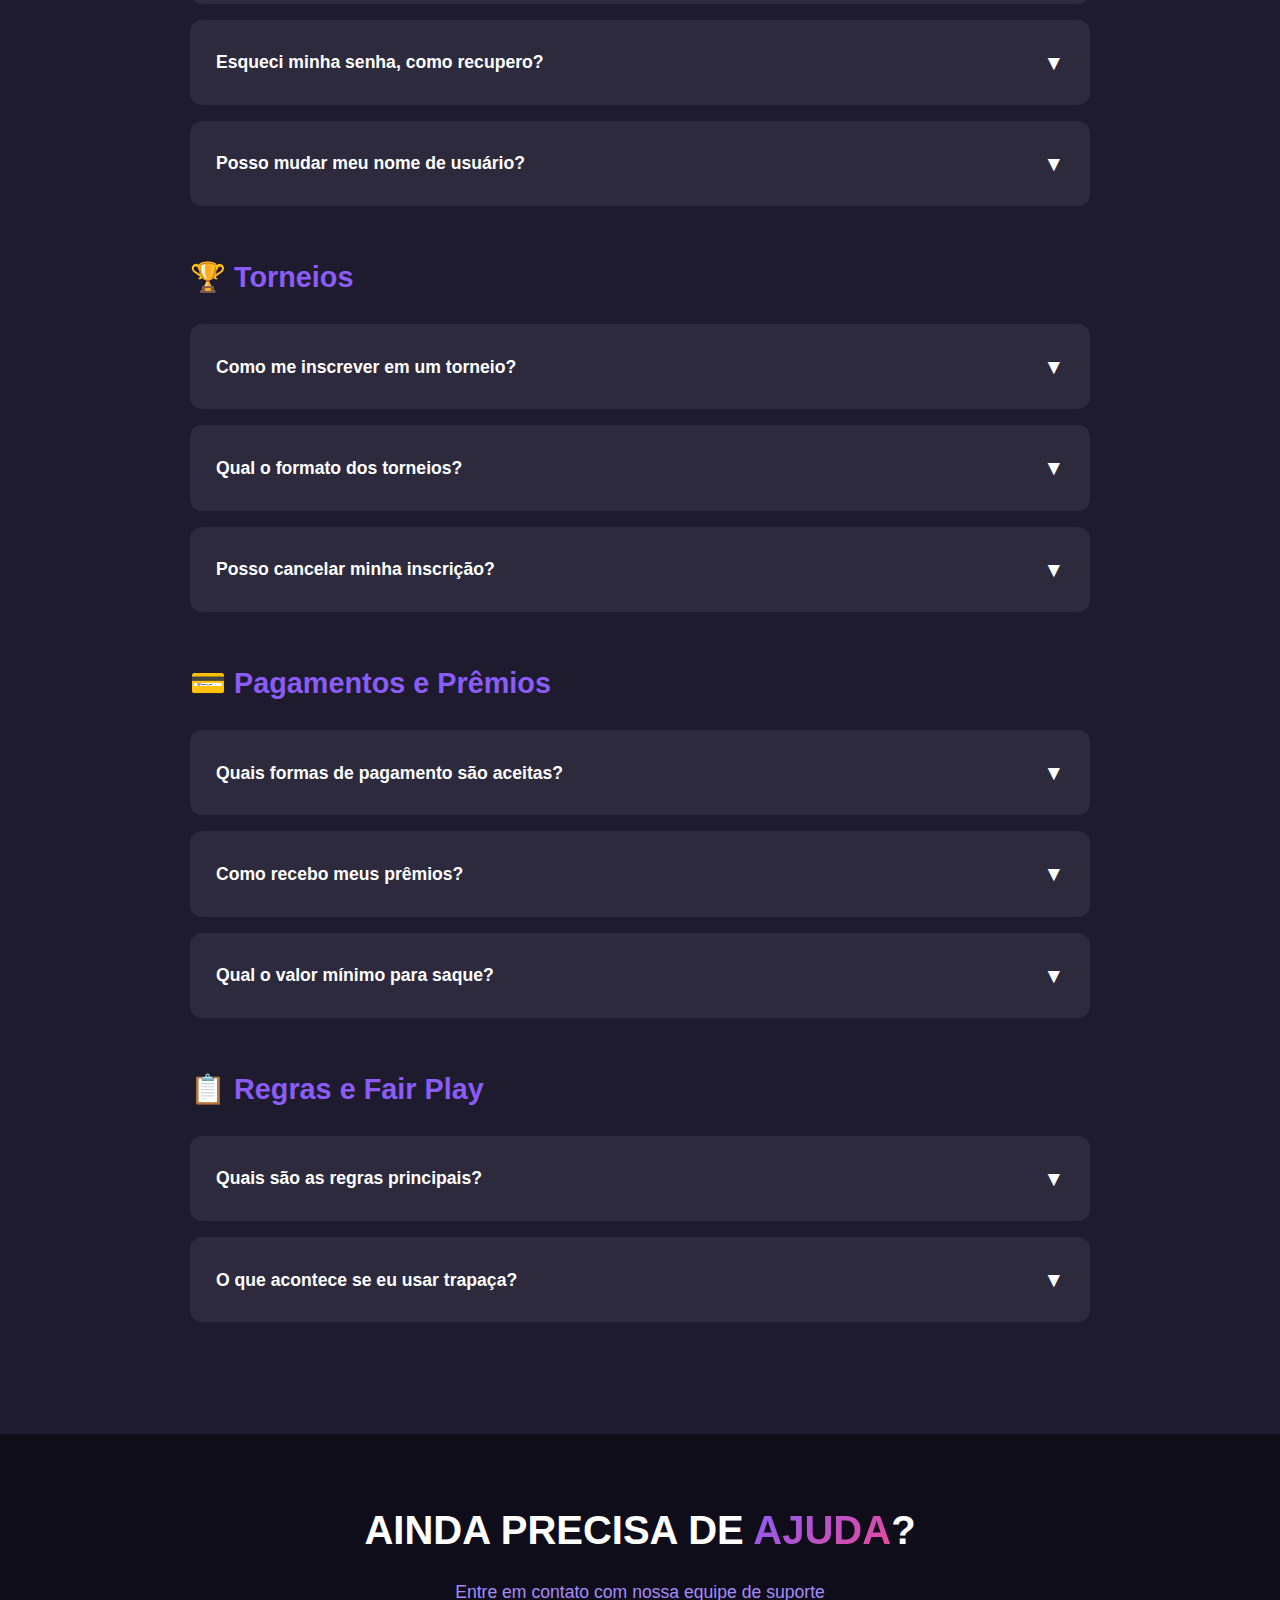
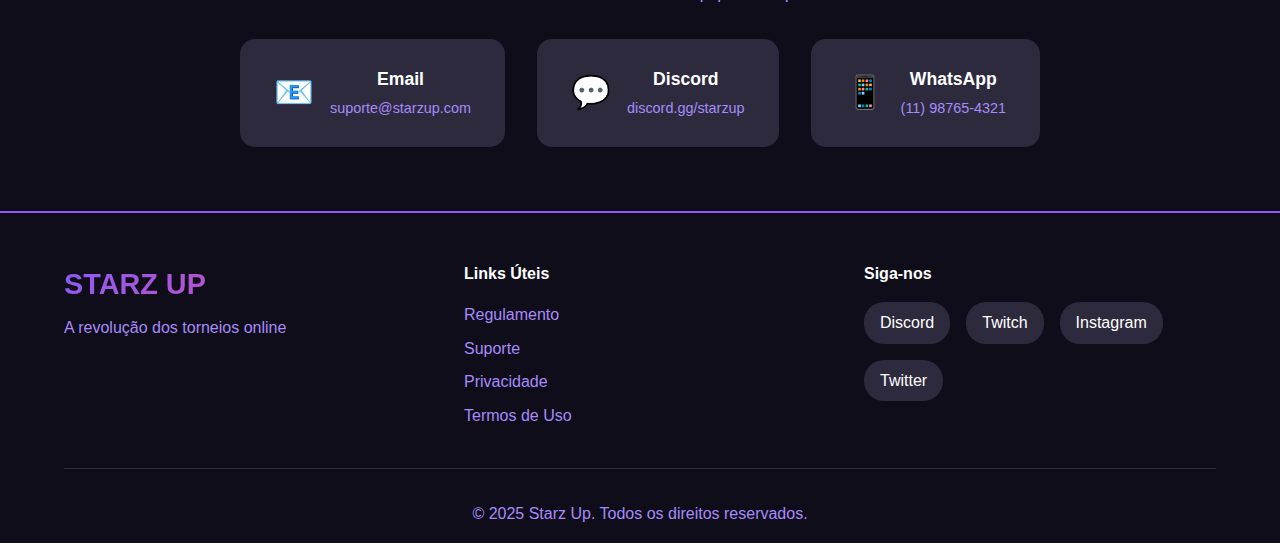
<file: docs/suporte/suporte.html>
<!DOCTYPE html>
<html lang="pt-br">
<head>
    <meta charset="UTF-8">
    <meta name="viewport" content="width=device-width, initial-scale=1.0">
    <meta name="description" content="Starz Up - Central de Ajuda e Suporte">
    <title>Starz Up - Suporte</title>
    <link rel="stylesheet" href="../style.css">
    <link href="../imagens/logoempresa.png" rel="icon" type="image/x-icon">
    <style>
        /* Estilos específicos da página de suporte */
        .support-hero {
            padding: 4rem 5%;
            background: linear-gradient(135deg, var(--darker) 0%, var(--dark) 100%);
            text-align: center;
        }

        .support-hero h1 {
            font-size: 3rem;
            margin-bottom: 1rem;
        }

        .support-hero p {
            color: var(--light-gray);
            font-size: 1.2rem;
            max-width: 600px;
            margin: 0 auto 2rem;
        }

        .search-support {
            max-width: 600px;
            margin: 0 auto;
            position: relative;
        }

        .search-support input {
            width: 100%;
            padding: 1.2rem 1.5rem 1.2rem 3.5rem;
            background: var(--gray);
            border: 2px solid transparent;
            border-radius: 50px;
            color: #fff;
            font-size: 1rem;
            transition: all 0.3s;
        }

        .search-support input:focus {
            outline: none;
            border-color: var(--primary);
            box-shadow: 0 0 25px rgba(139, 92, 246, 0.4);
        }

        .search-support::before {
            content: '🔍';
            position: absolute;
            left: 1.5rem;
            top: 50%;
            transform: translateY(-50%);
            font-size: 1.3rem;
        }

        /* Quick Help Cards */
        .quick-help {
            padding: 3rem 5%;
            background: var(--darker);
        }

        .quick-help h2 {
            text-align: center;
            font-size: 2.5rem;
            margin-bottom: 3rem;
        }

        .help-cards {
            display: grid;
            grid-template-columns: repeat(auto-fit, minmax(280px, 1fr));
            gap: 2rem;
            max-width: 1200px;
            margin: 0 auto;
        }

        .help-card {
            background: var(--gray);
            padding: 2rem;
            border-radius: 15px;
            text-align: center;
            transition: all 0.3s;
            border: 2px solid transparent;
            cursor: pointer;
        }

        .help-card:hover {
            border-color: var(--primary);
            transform: translateY(-5px);
            box-shadow: 0 10px 30px rgba(139, 92, 246, 0.3);
        }

        .help-card-icon {
            font-size: 3rem;
            margin-bottom: 1rem;
        }

        .help-card h3 {
            font-size: 1.5rem;
            margin-bottom: 0.8rem;
            color: #fff;
        }

        .help-card p {
            color: var(--light-gray);
            line-height: 1.6;
        }

        /* FAQ Section */
        .faq-section {
            padding: 4rem 5%;
            background: var(--dark);
        }

        .faq-section h2 {
            text-align: center;
            font-size: 2.5rem;
            margin-bottom: 3rem;
        }

        .faq-container {
            max-width: 900px;
            margin: 0 auto;
        }

        .faq-category {
            margin-bottom: 3rem;
        }

        .faq-category h3 {
            font-size: 1.8rem;
            color: var(--primary);
            margin-bottom: 1.5rem;
            display: flex;
            align-items: center;
            gap: 0.8rem;
        }

        .faq-item {
            background: var(--gray);
            border-radius: 12px;
            margin-bottom: 1rem;
            overflow: hidden;
            border: 2px solid transparent;
            transition: all 0.3s;
        }

        .faq-item:hover {
            border-color: var(--primary);
        }

        .faq-question {
            padding: 1.5rem;
            cursor: pointer;
            display: flex;
            justify-content: space-between;
            align-items: center;
            font-weight: 600;
            font-size: 1.1rem;
            transition: all 0.3s;
        }

        .faq-question:hover {
            color: var(--primary);
        }

        .faq-icon {
            font-size: 1.3rem;
            transition: transform 0.3s;
        }

        .faq-item.active .faq-icon {
            transform: rotate(180deg);
        }

        .faq-answer {
            max-height: 0;
            overflow: hidden;
            transition: max-height 0.3s ease-out;
            padding: 0 1.5rem;
        }

        .faq-item.active .faq-answer {
            max-height: 500px;
            padding: 0 1.5rem 1.5rem;
        }

        .faq-answer p {
            color: var(--light-gray);
            line-height: 1.8;
            margin-bottom: 0.8rem;
        }

        .faq-answer ul {
            color: var(--light-gray);
            margin-left: 1.5rem;
            margin-bottom: 0.8rem;
        }

        .faq-answer li {
            margin-bottom: 0.5rem;
        }

        /* Contact Section */
        .contact-section {
            padding: 4rem 5%;
            background: var(--darker);
            text-align: center;
        }

        .contact-section h2 {
            font-size: 2.5rem;
            margin-bottom: 1rem;
        }

        .contact-section p {
            color: var(--light-gray);
            font-size: 1.1rem;
            margin-bottom: 2rem;
        }

        .contact-methods {
            display: flex;
            justify-content: center;
            gap: 2rem;
            flex-wrap: wrap;
            max-width: 800px;
            margin: 0 auto;
        }

        .contact-method {
            background: var(--gray);
            padding: 1.5rem 2rem;
            border-radius: 15px;
            display: flex;
            align-items: center;
            gap: 1rem;
            border: 2px solid transparent;
            transition: all 0.3s;
        }

        .contact-method:hover {
            border-color: var(--secondary);
            transform: translateY(-3px);
        }

        .contact-icon {
            font-size: 2rem;
        }

        .contact-info h4 {
            font-size: 1.1rem;
            margin-bottom: 0.3rem;
        }

        .contact-info p {
            color: var(--light-gray);
            font-size: 0.9rem;
            margin: 0;
        }

        /* Floating Chatbot */
        .chatbot-toggle {
            position: fixed;
            bottom: 2rem;
            right: 2rem;
            width: 60px;
            height: 60px;
            background: linear-gradient(135deg, var(--primary), var(--primary-dark));
            border-radius: 50%;
            display: flex;
            align-items: center;
            justify-content: center;
            font-size: 2rem;
            color: white;
            cursor: pointer;
            box-shadow: 0 8px 25px rgba(139, 92, 246, 0.6);
            transition: all 0.3s;
            z-index: 1000;
            border: none;
        }

        .chatbot-toggle:hover {
            transform: scale(1.1);
            box-shadow: 0 10px 35px rgba(139, 92, 246, 0.8);
        }

        .chatbot-window {
            position: fixed;
            bottom: 100px;
            right: 2rem;
            width: 400px;
            height: 550px;
            background: var(--dark);
            border-radius: 20px;
            box-shadow: 0 20px 60px rgba(0, 0, 0, 0.5);
            display: none;
            flex-direction: column;
            z-index: 999;
            border: 2px solid var(--primary);
            overflow: hidden;
        }

        .chatbot-window.active {
            display: flex;
            animation: slideUp 0.3s ease-out;
        }

        @keyframes slideUp {
            from {
                opacity: 0;
                transform: translateY(20px);
            }
            to {
                opacity: 1;
                transform: translateY(0);
            }
        }

        .chatbot-header {
            background: linear-gradient(135deg, var(--primary), var(--primary-dark));
            padding: 1.2rem;
            display: flex;
            justify-content: space-between;
            align-items: center;
        }

        .chatbot-header-info {
            display: flex;
            align-items: center;
            gap: 0.8rem;
        }

        .chatbot-avatar {
            width: 40px;
            height: 40px;
            background: var(--darker);
            border-radius: 50%;
            display: flex;
            align-items: center;
            justify-content: center;
            font-size: 1.5rem;
        }

        .chatbot-header h3 {
            font-size: 1.2rem;
            margin-bottom: 0.2rem;
        }

        .chatbot-status {
            font-size: 0.8rem;
            opacity: 0.9;
            display: flex;
            align-items: center;
            gap: 0.3rem;
        }

        .chatbot-close {
            background: rgba(255, 255, 255, 0.2);
            border: none;
            width: 30px;
            height: 30px;
            border-radius: 50%;
            color: white;
            font-size: 1.2rem;
            cursor: pointer;
            transition: all 0.3s;
        }

        .chatbot-close:hover {
            background: rgba(255, 255, 255, 0.3);
            transform: rotate(90deg);
        }

        .chatbot-messages {
            flex: 1;
            padding: 1.5rem;
            overflow-y: auto;
            background: var(--darker);
        }

        .chatbot-messages::-webkit-scrollbar {
            width: 6px;
        }

        .chatbot-messages::-webkit-scrollbar-thumb {
            background: var(--primary);
            border-radius: 10px;
        }

        .chat-message {
            display: flex;
            gap: 0.8rem;
            margin-bottom: 1rem;
            animation: fadeIn 0.3s ease-in;
        }

        @keyframes fadeIn {
            from { opacity: 0; transform: translateY(10px); }
            to { opacity: 1; transform: translateY(0); }
        }

        .chat-message-avatar {
            width: 32px;
            height: 32px;
            border-radius: 50%;
            display: flex;
            align-items: center;
            justify-content: center;
            font-size: 1.2rem;
            flex-shrink: 0;
        }

        .chat-message-content {
            background: var(--gray);
            padding: 0.8rem 1rem;
            border-radius: 12px;
            max-width: 75%;
            font-size: 0.9rem;
            line-height: 1.5;
        }

        .chat-message.user {
            flex-direction: row-reverse;
        }

        .chat-message.user .chat-message-content {
            background: linear-gradient(135deg, var(--primary), var(--primary-dark));
        }

        .chat-quick-replies {
            display: flex;
            flex-wrap: wrap;
            gap: 0.5rem;
            padding: 0 1.5rem 1rem;
        }

        .chat-quick-reply {
            background: var(--gray);
            border: 1px solid var(--primary);
            color: white;
            padding: 0.5rem 1rem;
            border-radius: 20px;
            font-size: 0.85rem;
            cursor: pointer;
            transition: all 0.3s;
        }

        .chat-quick-reply:hover {
            background: var(--primary);
            transform: translateY(-2px);
        }

        .chatbot-input {
            padding: 1rem;
            background: var(--dark);
            display: flex;
            gap: 0.5rem;
            border-top: 1px solid var(--gray);
        }

        .chatbot-input input {
            flex: 1;
            background: var(--gray);
            border: 2px solid transparent;
            border-radius: 20px;
            padding: 0.8rem 1.2rem;
            color: white;
            font-size: 0.9rem;
        }

        .chatbot-input input:focus {
            outline: none;
            border-color: var(--primary);
        }

        .chatbot-send {
            width: 40px;
            height: 40px;
            background: linear-gradient(135deg, var(--primary), var(--primary-dark));
            border: none;
            border-radius: 50%;
            color: white;
            font-size: 1.2rem;
            cursor: pointer;
            transition: all 0.3s;
        }

        .chatbot-send:hover {
            transform: scale(1.1);
        }

        /* Responsive */
        @media (max-width: 768px) {
            .support-hero h1 {
                font-size: 2rem;
            }

            .help-cards {
                grid-template-columns: 1fr;
            }

            .chatbot-window {
                width: calc(100% - 2rem);
                right: 1rem;
                left: 1rem;
                bottom: 90px;
            }

            .chatbot-toggle {
                bottom: 1.5rem;
                right: 1.5rem;
            }

            .contact-methods {
                flex-direction: column;
                align-items: stretch;
            }
        }
    </style>
</head>
<body>

    <header>
        <nav class="navbar">
            <div class="nav-brand">
                <h1>STARZ UP</h1>
            </div>
            <ul class="nav-menu">
                <li><a href="../index.html">Início</a></li>
                <li><a href="../comunidade/comunidade.html">Comunidade</a></li>
                <li><a href="../campeonatos/tournaments.html">Campeonatos</a></li>
                <li><a href="../apostas/apostas.html">Apostas</a></li>
                <li><a href="suporte.html">Suporte</a></li>
            </ul>
            <div class="search-container">
                <span class="search-icon"><img class="search-icon" src="../imagens/lupadepesquisa.png" alt="Ícone de busca" width="20" height="19"></span>
                <input type="text" class="search-bar" placeholder="Buscar ajuda...">
            </div>
            <div class="nav-login">
                <button class="btn-primary"><a href="../cadastro.html">Cadastrar</a></button>
            </div>
        </nav>
    </header>

    <main>
        <!-- Hero Section -->
        <section class="support-hero">
            <h1>CENTRAL DE <span class="highlight">AJUDA</span></h1>
            <p>Como podemos ajudá-lo hoje?</p>
            <div class="search-support">
                <input type="text" placeholder="Buscar por ajuda, tutoriais, FAQ...">
            </div>
        </section>

        <!-- Quick Help Cards -->
        <section class="quick-help">
            <h2>ACESSO <span class="highlight">RÁPIDO</span></h2>
            <div class="help-cards">
                <div class="help-card">
                    <div class="help-card-icon">📝</div>
                    <h3>Primeiros Passos</h3>
                    <p>Aprenda como criar sua conta, configurar seu perfil e participar do seu primeiro torneio</p>
                </div>
                <div class="help-card">
                    <div class="help-card-icon">🎮</div>
                    <h3>Torneios</h3>
                    <p>Tudo sobre inscrições, formatos, regras e como competir nos nossos campeonatos</p>
                </div>
                <div class="help-card">
                    <div class="help-card-icon">💰</div>
                    <h3>Pagamentos</h3>
                    <p>Informações sobre taxas de entrada, prêmios, saques e métodos de pagamento</p>
                </div>
                <div class="help-card">
                    <div class="help-card-icon">🛡️</div>
                    <h3>Segurança</h3>
                    <p>Proteja sua conta, denuncie problemas e conheça nossas políticas de fair play</p>
                </div>
            </div>
        </section>

        <!-- FAQ Section -->
        <section class="faq-section">
            <h2>PERGUNTAS <span class="highlight">FREQUENTES</span></h2>
            <div class="faq-container">
                <!-- Categoria: Conta e Cadastro -->
                <div class="faq-category">
                    <h3>👤 Conta e Cadastro</h3>
                    
                    <div class="faq-item">
                        <div class="faq-question" onclick="toggleFaq(this)">
                            Como criar uma conta na Starz Up?
                            <span class="faq-icon">▼</span>
                        </div>
                        <div class="faq-answer">
                            <p>Para criar sua conta, siga estes passos:</p>
                            <ul>
                                <li>Clique em "Cadastrar" no menu superior</li>
                                <li>Preencha o formulário com nome, email e senha</li>
                                <li>Aceite os termos de uso</li>
                                <li>Confirme seu email clicando no link enviado</li>
                                <li>Pronto! Sua conta está ativa</li>
                            </ul>
                        </div>
                    </div>

                    <div class="faq-item">
                        <div class="faq-question" onclick="toggleFaq(this)">
                            Esqueci minha senha, como recupero?
                            <span class="faq-icon">▼</span>
                        </div>
                        <div class="faq-answer">
                            <p>Para recuperar sua senha:</p>
                            <ul>
                                <li>Clique em "Esqueci minha senha" na tela de login</li>
                                <li>Digite seu email cadastrado</li>
                                <li>Verifique sua caixa de entrada</li>
                                <li>Clique no link de recuperação</li>
                                <li>Crie uma nova senha</li>
                            </ul>
                        </div>
                    </div>

                    <div class="faq-item">
                        <div class="faq-question" onclick="toggleFaq(this)">
                            Posso mudar meu nome de usuário?
                            <span class="faq-icon">▼</span>
                        </div>
                        <div class="faq-answer">
                            <p>Sim! Você pode alterar seu nome de usuário uma vez a cada 30 dias. Acesse "Configurações" > "Perfil" > "Editar Nome de Usuário".</p>
                        </div>
                    </div>
                </div>

                <!-- Categoria: Torneios -->
                <div class="faq-category">
                    <h3>🏆 Torneios</h3>
                    
                    <div class="faq-item">
                        <div class="faq-question" onclick="toggleFaq(this)">
                            Como me inscrever em um torneio?
                            <span class="faq-icon">▼</span>
                        </div>
                        <div class="faq-answer">
                            <p>Para participar de um torneio:</p>
                            <ul>
                                <li>Acesse a página "Campeonatos"</li>
                                <li>Escolha o jogo desejado</li>
                                <li>Clique em "Entrar no Torneio"</li>
                                <li>Pague a taxa de inscrição (R$ 10)</li>
                                <li>Aguarde a confirmação</li>
                            </ul>
                        </div>
                    </div>

                    <div class="faq-item">
                        <div class="faq-question" onclick="toggleFaq(this)">
                            Qual o formato dos torneios?
                            <span class="faq-icon">▼</span>
                        </div>
                        <div class="faq-answer">
                            <p>Nossos torneios seguem diferentes formatos:</p>
                            <ul>
                                <li><strong>Eliminação Simples:</strong> Perde e está fora</li>
                                <li><strong>Dupla Eliminação:</strong> Duas chances de continuar</li>
                                <li><strong>Round Robin:</strong> Todos jogam contra todos</li>
                                <li><strong>Swiss System:</strong> Pareamento por desempenho</li>
                            </ul>
                        </div>
                    </div>

                    <div class="faq-item">
                        <div class="faq-question" onclick="toggleFaq(this)">
                            Posso cancelar minha inscrição?
                            <span class="faq-icon">▼</span>
                        </div>
                        <div class="faq-answer">
                            <p>Sim, você pode cancelar até 24 horas antes do início do torneio e receber reembolso total. Após esse prazo, não há reembolso.</p>
                        </div>
                    </div>
                </div>

                <!-- Categoria: Pagamentos -->
                <div class="faq-category">
                    <h3>💳 Pagamentos e Prêmios</h3>
                    
                    <div class="faq-item">
                        <div class="faq-question" onclick="toggleFaq(this)">
                            Quais formas de pagamento são aceitas?
                            <span class="faq-icon">▼</span>
                        </div>
                        <div class="faq-answer">
                            <p>Aceitamos:</p>
                            <ul>
                                <li>💳 Cartão de Crédito (Visa, Mastercard, Elo)</li>
                                <li>💳 Cartão de Débito</li>
                                <li>📱 PIX (aprovação instantânea)</li>
                                <li>🏦 Boleto Bancário</li>
                            </ul>
                            <p>Todos os pagamentos são processados de forma segura e criptografada.</p>
                        </div>
                    </div>

                    <div class="faq-item">
                        <div class="faq-question" onclick="toggleFaq(this)">
                            Como recebo meus prêmios?
                            <span class="faq-icon">▼</span>
                        </div>
                        <div class="faq-answer">
                            <p>Os prêmios são creditados automaticamente em sua carteira Starz Up em até 48 horas após o término do torneio. Você pode sacar via PIX ou transferência bancária.</p>
                        </div>
                    </div>

                    <div class="faq-item">
                        <div class="faq-question" onclick="toggleFaq(this)">
                            Qual o valor mínimo para saque?
                            <span class="faq-icon">▼</span>
                        </div>
                        <div class="faq-answer">
                            <p>O valor mínimo para saque é de R$ 20,00. Não cobramos taxas para saques via PIX.</p>
                        </div>
                    </div>
                </div>

                <!-- Categoria: Regras -->
                <div class="faq-category">
                    <h3>📋 Regras e Fair Play</h3>
                    
                    <div class="faq-item">
                        <div class="faq-question" onclick="toggleFaq(this)">
                            Quais são as regras principais?
                            <span class="faq-icon">▼</span>
                        </div>
                        <div class="faq-answer">
                            <p>Regras fundamentais:</p>
                            <ul>
                                <li>Respeito entre todos os jogadores</li>
                                <li>Proibido uso de cheats, hacks ou exploits</li>
                                <li>Pontualidade nos horários marcados</li>
                                <li>Configurações oficiais do jogo</li>
                                <li>Comunicação respeitosa no chat</li>
                            </ul>
                        </div>
                    </div>

                    <div class="faq-item">
                        <div class="faq-question" onclick="toggleFaq(this)">
                            O que acontece se eu usar trapaça?
                            <span class="faq-icon">▼</span>
                        </div>
                        <div class="faq-answer">
                            <p>Uso de trapaças resulta em:</p>
                            <ul>
                                <li>Banimento permanente da plataforma</li>
                                <li>Perda de todos os prêmios</li>
                                <li>Impossibilidade de criar nova conta</li>
                            </ul>
                            <p>Levamos o fair play muito a sério!</p>
                        </div>
                    </div>
                </div>
            </div>
        </section>

        <!-- Contact Section -->
        <section class="contact-section">
            <h2>AINDA PRECISA DE <span class="highlight">AJUDA</span>?</h2>
            <p>Entre em contato com nossa equipe de suporte</p>
            <div class="contact-methods">
                <div class="contact-method">
                    <div class="contact-icon">📧</div>
                    <div class="contact-info">
                        <h4>Email</h4>
                        <p>suporte@starzup.com</p>
                    </div>
                </div>
                <div class="contact-method">
                    <div class="contact-icon">💬</div>
                    <div class="contact-info">
                        <h4>Discord</h4>
                        <p>discord.gg/starzup</p>
                    </div>
                </div>
                <div class="contact-method">
                    <div class="contact-icon">📱</div>
                    <div class="contact-info">
                        <h4>WhatsApp</h4>
                        <p>(11) 98765-4321</p>
                    </div>
                </div>
            </div>
        </section>
    </main>

    <!-- Floating Chatbot -->
    <button class="chatbot-toggle" onclick="toggleChatbot()">❓</button>
    
    <div class="chatbot-window" id="chatbotWindow">
        <div class="chatbot-header">
            <div class="chatbot-header-info">
                <div class="chatbot-avatar">🤖</div>
                <div>
                    <h3>Assistente Starz</h3>
                    <div class="chatbot-status">
                        <span style="width: 6px; height: 6px; background: #10B981; border-radius: 50%; display: inline-block;"></span>
                        Online
                    </div>
                </div>
            </div>
            <button class="chatbot-close" onclick="toggleChatbot()">✕</button>
        </div>
        
        <div class="chatbot-messages" id="chatbotMessages">
            <div class="chat-message bot">
                <div class="chat-message-avatar">🤖</div>
                <div class="chat-message-content">
                    Olá! Como posso ajudá-lo hoje? 😊
                </div>
            </div>
        </div>
        
        <div class="chat-quick-replies" id="quickReplies">
            <button class="chat-quick-reply" onclick="sendQuickReply('Como me cadastrar?')">📝 Cadastro</button>
            <button class="chat-quick-reply" onclick="sendQuickReply('Ver torneios')">🎮 Torneios</button>
            <button class="chat-quick-reply" onclick="sendQuickReply('Formas de pagamento')">💳 Pagamento</button>
            <button class="chat-quick-reply" onclick="sendQuickReply('Regras')">📋 Regras</button>
        </div>
        
        <div class="chatbot-input">
            <input type="text" id="chatbotInput" placeholder="Digite sua mensagem..." onkeypress="handleChatKeyPress(event)">
            <button class="chatbot-send" onclick="sendChatMessage()">➤</button>
        </div>
    </div>

    <footer>
        <div class="container">
            <div class="footer-content">
                <div class="footer-brand">
                    <h3>STARZ UP</h3>
                    <p>A revolução dos torneios online</p>
                </div>
                <div class="footer-links">
                    <h4>Links Úteis</h4>
                    <ul>
                        <li><a href="#rules">Regulamento</a></li>
                        <li><a href="#support">Suporte</a></li>
                        <li><a href="#privacy">Privacidade</a></li>
                        <li><a href="#terms">Termos de Uso</a></li>
                    </ul>
                </div>
                <div class="footer-social">
                    <h4>Siga-nos</h4>
                    <div class="social-links">
                        <a href="#">Discord</a>
                        <a href="#">Twitch</a>
                        <a href="#">Instagram</a>
                        <a href="#">Twitter</a>
                    </div>
                </div>
            </div>
            <div class="footer-bottom">
                <p>&copy; 2025 Starz Up. Todos os direitos reservados.</p>
            </div>
        </div>
    </footer>

    <script>
        // FAQ Toggle
        function toggleFaq(element) {
            const faqItem = element.parentElement;
            const isActive = faqItem.classList.contains('active');
            
            // Fecha todos os outros FAQs
            document.querySelectorAll('.faq-item').forEach(item => {
                item.classList.remove('active');
            });
            
            // Abre o FAQ clicado se não estava ativo
            if (!isActive) {
                faqItem.classList.add('active');
            }
        }

        // Chatbot Functions
        let chatbotOpen = false;

        function toggleChatbot() {
            const chatbot = document.getElementById('chatbotWindow');
            chatbotOpen = !chatbotOpen;
            
            if (chatbotOpen) {
                chatbot.classList.add('active');
            } else {
                chatbot.classList.remove('active');
            }
        }

        function sendChatMessage() {
            const input = document.getElementById('chatbotInput');
            const message = input.value.trim();
            
            if (message === '') return;
            
            addUserMessage(message);
            input.value = '';
            
            setTimeout(() => {
                addBotResponse(message);
            }, 800);
        }

        function sendQuickReply(message) {
            const quickReplies = document.getElementById('quickReplies');
            quickReplies.style.display = 'none';
            
            addUserMessage(message);
            
            setTimeout(() => {
                addBotResponse(message);
            }, 800);
        }

        function addUserMessage(text) {
            const messagesContainer = document.getElementById('chatbotMessages');
            
            const messageDiv = document.createElement('div');
            messageDiv.className = 'chat-message user';
            messageDiv.innerHTML = `
                <div class="chat-message-content">${text}</div>
                <div class="chat-message-avatar">👤</div>
            `;
            
            messagesContainer.appendChild(messageDiv);
            scrollChatToBottom();
        }

        function addBotResponse(userMessage) {
            const messagesContainer = document.getElementById('chatbotMessages');
            const response = getBotResponse(userMessage);
            
            const messageDiv = document.createElement('div');
            messageDiv.className = 'chat-message bot';
            messageDiv.innerHTML = `
                <div class="chat-message-avatar">🤖</div>
                <div class="chat-message-content">${response}</div>
            `;
            
            messagesContainer.appendChild(messageDiv);
            scrollChatToBottom();
        }

        function getBotResponse(message) {
            message = message.toLowerCase();
            
            if (message.includes('cadastr') || message.includes('conta') || message.includes('criar')) {
                return 'Para criar sua conta:<br>1. Clique em "Cadastrar"<br>2. Preencha o formulário<br>3. Confirme seu email<br>Simples assim! 🎮';
            }
            
            if (message.includes('torneio') || message.includes('campeonato') || message.includes('competição')) {
                return 'Temos torneios de:<br>• CS2 - R$ 10<br>• VALORANT - R$ 10<br>• Rocket League - R$ 10<br>• Fortnite - R$ 10<br>Novos torneios toda semana! 🏆';
            }
            
            if (message.includes('pagamento') || message.includes('pagar') || message.includes('pix')) {
                return 'Aceitamos:<br>💳 Cartão de Crédito/Débito<br>📱 PIX (instantâneo)<br>🏦 Boleto<br>Pagamentos 100% seguros! 🔒';
            }
            
            if (message.includes('regra') || message.includes('norma') || message.includes('fair play')) {
                return 'Regras principais:<br>✅ Respeito entre jogadores<br>❌ Proibido trapaça<br>⏰ Pontualidade<br>🎮 Configurações oficiais<br>Fair play sempre! ⚖️';
            }
            
            if (message.includes('prêmio') || message.includes('premio') || message.includes('ganhar')) {
                return 'Os prêmios são creditados em até 48h na sua carteira Starz Up. Você pode sacar via PIX sem taxas! Valor mínimo: R$ 20 💰';
            }
            
            if (message.includes('senha') || message.includes('esqueci')) {
                return 'Para recuperar sua senha:<br>1. Clique em "Esqueci minha senha"<br>2. Digite seu email<br>3. Siga o link enviado<br>4. Crie nova senha 🔐';
            }
            
            if (message.includes('cancelar') || message.includes('desistir')) {
                return 'Você pode cancelar sua inscrição até 24h antes do torneio com reembolso total. Após isso, não há reembolso. ⏰';
            }
            
            if (message.includes('suporte') || message.includes('ajuda') || message.includes('contato')) {
                return 'Entre em contato:<br>📧 suporte@starzup.com<br>💬 discord.gg/starzup<br>📱 (11) 98765-4321<br>Estamos aqui para ajudar! 🤝';
            }
            
            if (message.includes('olá') || message.includes('oi') || message.includes('ola')) {
                return 'Olá! Como posso te ajudar hoje? 😊';
            }
            
            if (message.includes('obrigad') || message.includes('valeu')) {
                return 'Por nada! Qualquer dúvida, estou aqui! 🌟';
            }
            
            return 'Desculpe, não entendi. 😅<br>Pergunte sobre:<br>• Cadastro<br>• Torneios<br>• Pagamentos<br>• Regras<br>• Suporte';
        }

        function handleChatKeyPress(event) {
            if (event.key === 'Enter') {
                sendChatMessage();
            }
        }

        function scrollChatToBottom() {
            const messagesContainer = document.getElementById('chatbotMessages');
            messagesContainer.scrollTop = messagesContainer.scrollHeight;
        }
    </script>
</body>
</html>
</file>
<file: docs/style.css>
* {
    margin: 0;
    padding: 0;
    box-sizing: border-box;
}

:root {
    --primary: #8B5CF6;
    --primary-dark: #6D28D9;
    --secondary: #EC4899;
    --accent: #F97316;
    --dark: #1E1B2E;
    --darker: #0F0D1A;
    --gray: #2D2A3E;
    --light-gray: #A78BFA;
    --success: #F59E0B;
}

body {
    font-family: 'Inter', sans-serif;
    background: var(--darker);
    color: #fff;
    line-height: 1.6;
    overflow-x: hidden;
}

h1, h2, h3 {
    font-family: 'Rajdhani', sans-serif;
    font-weight: 700;
}

/* Navbar */
.navbar {
    background: rgba(15, 15, 30, 0.95);
    backdrop-filter: blur(10px);
    padding: 1rem 5%;
    display: flex;
    justify-content: space-between;
    align-items: center;
    position: sticky;
    top: 0;
    z-index: 1000;
    border-bottom: 2px solid var(--primary);
    box-shadow: 0 4px 20px rgba(139, 92, 246, 0.4);
}

.nav-brand h1 {
    font-size: 2rem;
    background: linear-gradient(135deg, var(--primary), var(--secondary));
    background-clip: text;
    -webkit-background-clip: text;
    -webkit-text-fill-color: transparent;
    letter-spacing: 2px;
}

.nav-menu {
    display: flex;
    list-style: none;
    gap: 2.5rem;
    align-items: center;
}

.nav-menu a {
    color: #fff;
    text-decoration: none;
    font-weight: 500;
    transition: all 0.3s;
    position: relative;
}

.nav-menu a:hover {
    color: var(--secondary);
}

.nav-menu a::after {
    content: '';
    position: absolute;
    bottom: -5px;
    left: 0;
    width: 0;
    height: 2px;
    background: var(--secondary);
    transition: width 0.3s;
}

.nav-menu a:hover::after {
    width: 100%;
}

/* Search Bar */
.search-container {
    position: relative;
    margin: 0 2rem;
}

.search-bar {
    background: var(--gray);
    border: 2px solid transparent;
    border-radius: 25px;
    padding: 0.7rem 1.5rem 0.7rem 3rem;
    width: 300px;
    color: #fff;
    font-size: 0.95rem;
    transition: all 0.3s;
}

.search-bar:focus {
    outline: none;
    border-color: var(--primary);
    background: var(--dark);
    box-shadow: 0 0 20px rgba(139, 92, 246, 0.5);
}

.search-icon {
    position: absolute;
    left: 1rem;
    top: 50%;
    transform: translateY(-50%);
    color: var(--light-gray);
    font-size: 1.2rem;
}

.nav-login {
    display: flex;
    gap: 1rem;
}

.btn-primary, .btn-secondary {
    padding: 0.7rem 1.8rem;
    border: none;
    border-radius: 25px;
    font-weight: 600;
    cursor: pointer;
    transition: all 0.3s;
    font-size: 0.95rem;
}

.btn-primary {
    background: linear-gradient(135deg, var(--primary), var(--primary-dark));
    color: #fff;
}

.btn-primary:hover {
    transform: translateY(-2px);
    box-shadow: 0 8px 25px rgba(139, 92, 246, 0.7);
}

.btn-secondary {
    background: transparent;
    color: #fff;
    border: 2px solid var(--primary);
}

.btn-secondary:hover {
    background: var(--primary);
    transform: translateY(-2px);
}

/* Hero Section */
.hero {
    padding: 5rem 5%;
    display: flex;
    justify-content: space-between;
    align-items: center;
    min-height: 85vh;
    background: linear-gradient(135deg, var(--darker) 0%, var(--dark) 100%);
    position: relative;
    overflow: hidden;
}

.hero::before {
    content: '';
    position: absolute;
    width: 500px;
    height: 500px;
    background: radial-gradient(circle, rgba(108, 92, 231, 0.3), transparent);
    top: -100px;
    right: -100px;
    border-radius: 50%;
    animation: pulse 4s ease-in-out infinite;
}

@keyframes pulse {
    0%, 100% { transform: scale(1); opacity: 0.5; }
    50% { transform: scale(1.1); opacity: 0.8; }
}

.hero-content {
    flex: 1;
    max-width: 650px;
    z-index: 1;
}

.hero-title {
    font-size: 4rem;
    margin-bottom: 1rem;
    line-height: 1.1;
    text-transform: uppercase;
}

.highlight {
    background: linear-gradient(135deg, var(--primary), var(--secondary));
    background-clip: text;
    -webkit-background-clip: text;
    -webkit-text-fill-color: transparent;
}

.hero-subtitle {
    font-size: 1.5rem;
    font-weight: 600;
    color: #fff;
    margin: 2rem 0 1rem 0;
}

.hero-description {
    font-size: 1.2rem;
    color: var(--light-gray);
    margin-bottom: 2rem;
    font-weight: 500;
}

.hero-buttons {
    display: flex;
    gap: 1.5rem;
    margin-top: 2rem;
}

.btn-primary.large, .btn-secondary.large {
    padding: 1rem 2.5rem;
    font-size: 1.1rem;
}

.hero-visual {
    flex: 1;
    display: flex;
    justify-content: center;
    align-items: center;
}

.gaming-controller {
    width: 400px;
    height: 400px;
    background: linear-gradient(135deg, var(--primary), var(--secondary));
    border-radius: 50%;
    position: relative;
    animation: float 3s ease-in-out infinite;
    box-shadow: 0 20px 60px rgba(108, 92, 231, 0.6);
    display: flex;
    align-items: center;
    justify-content: center;
}

@keyframes float {
    0%, 100% { transform: translateY(0px); }
    50% { transform: translateY(-20px); }
}

/* Games Section */
.games-section {
    padding: 5rem 5%;
    background: var(--dark);
}

.container {
    max-width: 1400px;
    margin: 0 auto;
}

.section-title {
    text-align: center;
    font-size: 3rem;
    margin-bottom: 3rem;
    color: #fff;
}

.games-grid {
    display: grid;
    grid-template-columns: repeat(auto-fit, minmax(280px, 1fr));
    gap: 2rem;
}

.game-card {
    background: var(--gray);
    padding: 2rem;
    border-radius: 20px;
    text-align: center;
    transition: all 0.3s;
    border: 2px solid transparent;
    position: relative;
    overflow: hidden;
}

.game-card::before {
    content: '';
    position: absolute;
    top: 0;
    left: 0;
    width: 100%;
    height: 100%;
    background: linear-gradient(135deg, var(--primary), var(--secondary));
    opacity: 0;
    transition: opacity 0.3s;
}

.game-card:hover {
    transform: translateY(-10px);
    border-color: var(--primary);
    box-shadow: 0 15px 40px rgba(108, 92, 231, 0.4);
}

.game-card:hover::before {
    opacity: 0.1;
}

.game-icon {
    font-size: 4rem;
    margin-bottom: 1rem;
    position: relative;
    z-index: 1;
}

.fortnite-icon {
    border-radius: 10px;
}

.game-card h3 {
    font-size: 1.5rem;
    margin-bottom: 0.5rem;
    color: #fff;
    position: relative;
    z-index: 1;
}

.game-card p {
    color: var(--light-gray);
    margin-bottom: 1rem;
    position: relative;
    z-index: 1;
}

.entry-fee {
    background: var(--primary);
    color: #fff;
    padding: 0.5rem 1rem;
    border-radius: 20px;
    display: inline-block;
    margin-bottom: 1rem;
    font-weight: 600;
    position: relative;
    z-index: 1;
}

.game-card .btn-primary {
    position: relative;
    z-index: 1;
}

/* Stats Section */
.stats-section {
    padding: 4rem 5%;
    background: var(--darker);
}

.stats-grid {
    display: grid;
    grid-template-columns: repeat(auto-fit, minmax(200px, 1fr));
    gap: 3rem;
    text-align: center;
}

.stat-number {
    font-size: 3rem;
    font-weight: 800;
    background: linear-gradient(135deg, var(--primary), var(--secondary));
    background-clip: text;
    -webkit-background-clip: text;
    -webkit-text-fill-color: transparent;
    margin-bottom: 0.5rem;
}

.stat-label {
    color: var(--light-gray);
    font-size: 1.1rem;
}

/* CTA Section */
.cta-section {
    padding: 5rem 5%;
    background: linear-gradient(135deg, var(--primary), var(--primary-dark));
    text-align: center;
}

.cta-section h2 {
    font-size: 3rem;
    margin-bottom: 1rem;
}

.cta-section p {
    font-size: 1.2rem;
    margin-bottom: 2rem;
    opacity: 0.9;
}

/* Footer */
footer {
    background: var(--darker);
    padding: 3rem 5% 1rem;
    border-top: 2px solid var(--primary);
}

.footer-content {
    display: grid;
    grid-template-columns: repeat(auto-fit, minmax(250px, 1fr));
    gap: 3rem;
    margin-bottom: 2rem;
}

.footer-brand h3 {
    font-size: 1.8rem;
    background: linear-gradient(135deg, var(--primary), var(--secondary));
    background-clip: text;
    -webkit-background-clip: text;
    -webkit-text-fill-color: transparent;
    margin-bottom: 0.5rem;
}

.footer-brand p {
    color: var(--light-gray);
}

.footer-links h4, .footer-social h4 {
    margin-bottom: 1rem;
    color: #fff;
}

.footer-links ul {
    list-style: none;
}

.footer-links a {
    color: var(--light-gray);
    text-decoration: none;
    display: block;
    margin-bottom: 0.5rem;
    transition: color 0.3s;
}

.footer-links a:hover {
    color: var(--secondary);
}

.social-links {
    display: flex;
    gap: 1rem;
    flex-wrap: wrap;
}

.social-links a {
    color: #fff;
    text-decoration: none;
    background: var(--gray);
    padding: 0.5rem 1rem;
    border-radius: 20px;
    transition: all 0.3s;
}

.social-links a:hover {
    background: var(--primary);
    transform: translateY(-2px);
}

.footer-bottom {
    text-align: center;
    padding-top: 2rem;
    border-top: 1px solid var(--gray);
    color: var(--light-gray);
}

/* Responsive */
@media (max-width: 768px) {
    .nav-menu {
        display: none;
    }

    .search-bar {
        width: 200px;
    }

    .hero {
        flex-direction: column;
        text-align: center;
        padding: 3rem 5%;
    }

    .hero-title {
        font-size: 2.5rem;
    }

    .hero-subtitle {
        font-size: 1.2rem;
    }

    .hero-description {
        font-size: 1rem;
    }

    .gaming-controller {
        width: 250px;
        height: 250px;
        margin-top: 2rem;
    }

    .hero-buttons {
        flex-direction: column;
        width: 100%;
    }

    .btn-primary.large, .btn-secondary.large {
        width: 100%;
    }

    .section-title {
        font-size: 2rem;
    }

    .cta-section h2 {
        font-size: 2rem;
    }
}
</file>
<file: docs/tournaments.css>
/* Tournaments Page Styles */

.tournaments-hero {
    padding: 4rem 5%;
    background: linear-gradient(135deg, var(--darker) 0%, var(--dark) 100%);
    text-align: center;
    border-bottom: 2px solid var(--primary);
    position: relative;
}

.page-title {
    font-size: 3.5rem;
    margin-bottom: 1rem;
    color: #fff;
}

.page-subtitle {
    font-size: 1.3rem;
    color: var(--light-gray);
    margin-bottom: 2rem;
}

/* Botão Criar Torneio */
.btn-create-tournament {
    background: linear-gradient(135deg, var(--secondary), var(--accent));
    color: #fff;
    border: none;
    padding: 1rem 2.5rem;
    border-radius: 25px;
    font-size: 1.1rem;
    font-weight: 700;
    cursor: pointer;
    transition: all 0.3s;
    box-shadow: 0 5px 20px rgba(236, 72, 153, 0.4);
    margin-top: 1rem;
}

.btn-create-tournament:hover {
    transform: translateY(-3px);
    box-shadow: 0 10px 35px rgba(236, 72, 153, 0.6);
}

/* Games Showcase Section */
.games-showcase {
    padding: 3rem 5%;
    background: var(--dark);
    border-bottom: 1px solid var(--gray);
}

.games-showcase .section-title {
    text-align: center;
    font-size: 2.5rem;
    margin-bottom: 2rem;
    color: #fff;
}

.games-slider {
    display: flex;
    gap: 2rem;
    overflow-x: auto;
    padding: 1rem 0;
    scroll-behavior: smooth;
}

.games-slider::-webkit-scrollbar {
    height: 8px;
}

.games-slider::-webkit-scrollbar-track {
    background: var(--gray);
    border-radius: 10px;
}

.games-slider::-webkit-scrollbar-thumb {
    background: var(--primary);
    border-radius: 10px;
}

.game-item {
    min-width: 150px;
    display: flex;
    flex-direction: column;
    align-items: center;
    gap: 1rem;
    padding: 1.5rem;
    background: var(--gray);
    border-radius: 15px;
    border: 2px solid transparent;
    transition: all 0.3s;
    cursor: pointer;
}

.game-item:hover {
    border-color: var(--primary);
    transform: translateY(-5px);
    box-shadow: 0 10px 30px rgba(139, 92, 246, 0.4);
}

.game-item img {
    width: 80px;
    height: 80px;
    object-fit: contain;
}

.game-icon-placeholder {
    width: 80px;
    height: 80px;
    background: linear-gradient(135deg, var(--primary), var(--secondary));
    border-radius: 15px;
    display: flex;
    align-items: center;
    justify-content: center;
    font-size: 3rem;
}

.game-item span {
    font-weight: 600;
    color: #fff;
    text-align: center;
    font-size: 0.9rem;
}

/* Filters Section */
.filters-section {
    padding: 2.5rem 5%;
    background: var(--dark);
    border-bottom: 1px solid var(--gray);
}

.filters-container {
    display: flex;
    gap: 1.5rem;
    align-items: flex-end;
    flex-wrap: wrap;
    justify-content: center;
}

.filter-group {
    display: flex;
    flex-direction: column;
    gap: 0.5rem;
}

.filter-group label {
    color: var(--light-gray);
    font-weight: 600;
    font-size: 0.9rem;
}

.filter-select {
    background: var(--gray);
    border: 2px solid transparent;
    border-radius: 10px;
    padding: 0.8rem 1.2rem;
    color: #fff;
    font-size: 1rem;
    cursor: pointer;
    transition: all 0.3s;
    min-width: 200px;
}

.filter-select:focus {
    outline: none;
    border-color: var(--primary);
    box-shadow: 0 0 15px rgba(139, 92, 246, 0.3);
}

.filter-select:hover {
    border-color: var(--primary);
}

.filter-btn {
    padding: 0.8rem 2rem;
    margin-top: 1.5rem;
    width: 15%;
}

/* Tournaments Stats */
.tournaments-stats {
    display: grid;
    grid-template-columns: repeat(auto-fit, minmax(200px, 1fr));
    gap: 2rem;
    margin-bottom: 3rem;
}

.stat-card {
    background: var(--gray);
    padding: 2rem;
    border-radius: 15px;
    text-align: center;
    border: 2px solid transparent;
    transition: all 0.3s;
}

.stat-card:hover {
    border-color: var(--primary);
    transform: translateY(-5px);
    box-shadow: 0 10px 25px rgba(139, 92, 246, 0.3);
}

.stat-card .stat-number {
    display: block;
    font-size: 2.5rem;
    font-weight: 800;
    background: linear-gradient(135deg, var(--primary), var(--secondary));
    background-clip: text;
    -webkit-text-fill-color: transparent;
    margin-bottom: 0.5rem;
}

.stat-card .stat-label {
    color: var(--light-gray);
    font-size: 1rem;
    font-weight: 500;
}

/* Tournaments Grid */
.tournaments-section {
    padding: 3rem 5%;
    background: var(--darker);
    min-height: 60vh;
}

.tournaments-grid {
    display: grid;
    grid-template-columns: repeat(auto-fill, minmax(350px, 1fr));
    gap: 2rem;
    margin-top: 2rem;
}

.tournament-card {
    background: var(--gray);
    border-radius: 20px;
    overflow: hidden;
    transition: all 0.3s;
    border: 2px solid transparent;
    position: relative;
}

.tournament-card:hover {
    transform: translateY(-8px);
    border-color: var(--primary);
    box-shadow: 0 15px 40px rgba(139, 92, 246, 0.5);
}

/* Tournament Badge */
.tournament-badge {
    position: absolute;
    top: 1rem;
    right: 1rem;
    padding: 0.4rem 1rem;
    border-radius: 20px;
    font-weight: 700;
    font-size: 0.75rem;
    z-index: 10;
    text-transform: uppercase;
    letter-spacing: 1px;
}

.status-open {
    background: linear-gradient(135deg, #10B981, #059669);
    color: #fff;
    animation: pulse-badge 2s ease-in-out infinite;
}

.status-soon {
    background: linear-gradient(135deg, var(--accent), #EA580C);
    color: #fff;
}

.status-live {
    background: linear-gradient(135deg, #EF4444, #DC2626);
    color: #fff;
    animation: pulse-badge 1.5s ease-in-out infinite;
}

@keyframes pulse-badge {
    0%, 100% { opacity: 1; }
    50% { opacity: 0.7; }
}

/* Tournament Header */
.tournament-header {
    padding: 2rem;
    display: flex;
    flex-direction: column;
    align-items: center;
    gap: 1rem;
    position: relative;
    overflow: hidden;
}

.tournament-header::before {
    content: '';
    position: absolute;
    top: 0;
    left: 0;
    width: 100%;
    height: 100%;
    opacity: 0.15;
    z-index: 0;
}

.cs2-bg {
    background: linear-gradient(135deg, #1e3a5f 0%, #0f1f3d 100%);
}

.valorant-bg {
    background: linear-gradient(135deg, #ff4655 0%, #bd3944 100%);
}

.rocket-bg {
    background: linear-gradient(135deg, #0066cc 0%, #003d7a 100%);
}

.fortnite-bg {
    background: linear-gradient(135deg, #7b2cbf 0%, #5a189a 100%);
}

.lol-bg {
    background: linear-gradient(135deg, #0a323c 0%, #041a1f 100%);
}

.tournament-game-icon {
    width: 80px;
    height: 80px;
    object-fit: contain;
    z-index: 1;
}

.tournament-header h3 {
    font-size: 1.5rem;
    color: #fff;
    text-align: center;
    z-index: 1;
}

/* Tournament Body */
.tournament-body {
    padding: 1.5rem;
}

.tournament-info {
    display: grid;
    grid-template-columns: 1fr 1fr;
    gap: 1rem;
    margin-bottom: 1.5rem;
}

.info-item {
    display: flex;
    flex-direction: column;
    gap: 0.3rem;
}

.info-label {
    color: var(--light-gray);
    font-size: 0.85rem;
    font-weight: 500;
}

.info-value {
    color: #fff;
    font-weight: 700;
    font-size: 1.1rem;
}

.info-value.prize {
    color: var(--success);
    font-size: 1.3rem;
}

.tournament-details {
    background: var(--dark);
    padding: 1rem;
    border-radius: 10px;
    margin-bottom: 1.5rem;
}

.tournament-details p {
    color: var(--light-gray);
    font-size: 0.9rem;
    margin-bottom: 0.3rem;
}

.tournament-details p:last-child {
    margin-bottom: 0;
}

.tournament-btn {
    width: 100%;
    padding: 1rem;
    font-size: 1rem;
}

/* No Results */
.no-results {
    text-align: center;
    padding: 4rem 2rem;
}

.no-results h3 {
    font-size: 2rem;
    color: #fff;
    margin-bottom: 1rem;
}

.no-results p {
    color: var(--light-gray);
    font-size: 1.1rem;
}

/* Modal Criar Torneio */
.modal {
    display: none;
    position: fixed;
    z-index: 2000;
    left: 0;
    top: 0;
    width: 100%;
    height: 100%;
    overflow: auto;
    background-color: rgba(0, 0, 0, 0.8);
    backdrop-filter: blur(5px);
    align-items: center;
    justify-content: center;
    padding: 2rem;
}

.modal-content {
    background: var(--dark);
    border-radius: 20px;
    padding: 3rem;
    max-width: 700px;
    width: 100%;
    position: relative;
    border: 2px solid var(--primary);
    box-shadow: 0 20px 60px rgba(139, 92, 246, 0.5);
    max-height: 90vh;
    overflow-y: auto;
}

.modal-content::-webkit-scrollbar {
    width: 8px;
}

.modal-content::-webkit-scrollbar-track {
    background: var(--gray);
    border-radius: 10px;
}

.modal-content::-webkit-scrollbar-thumb {
    background: var(--primary);
    border-radius: 10px;
}

.close-modal {
    position: absolute;
    right: 2rem;
    top: 2rem;
    font-size: 2.5rem;
    font-weight: bold;
    color: var(--light-gray);
    cursor: pointer;
    transition: all 0.3s;
    line-height: 1;
}

.close-modal:hover {
    color: var(--secondary);
    transform: rotate(90deg);
}

.modal-content h2 {
    font-size: 2.5rem;
    margin-bottom: 0.5rem;
    text-align: center;
}

.modal-subtitle {
    text-align: center;
    color: var(--light-gray);
    margin-bottom: 2rem;
}

.create-tournament-form {
    display: flex;
    flex-direction: column;
    gap: 1.5rem;
}

.form-row {
    display: grid;
    grid-template-columns: 1fr 1fr;
    gap: 1.5rem;
}

.create-tournament-form .form-group {
    display: flex;
    flex-direction: column;
    gap: 0.5rem;
}

.create-tournament-form label {
    color: #fff;
    font-weight: 600;
    font-size: 0.9rem;
}

.create-tournament-form input,
.create-tournament-form select,
.create-tournament-form textarea {
    width: 100%;
    padding: 1rem;
    background: var(--gray);
    border: 2px solid transparent;
    border-radius: 12px;
    color: #fff;
    font-size: 1rem;
    font-family: 'Inter', sans-serif;
    transition: all 0.3s;
}

.create-tournament-form input:focus,
.create-tournament-form select:focus,
.create-tournament-form textarea:focus {
    outline: none;
    border-color: var(--primary);
    background: var(--darker);
    box-shadow: 0 0 15px rgba(139, 92, 246, 0.3);
}

.create-tournament-form textarea {
    resize: vertical;
}

.form-actions {
    display: flex;
    gap: 1rem;
    margin-top: 1rem;
}

.form-actions button {
    flex: 1;
    padding: 1rem;
    font-size: 1rem;
}

/* Active Nav Link */
.nav-menu a.active {
    color: var(--secondary);
}

.nav-menu a.active::after {
    width: 100%;
}

/* Responsive */
@media (max-width: 1200px) {
    .tournaments-grid {
        grid-template-columns: repeat(auto-fill, minmax(300px, 1fr));
    }
}

@media (max-width: 768px) {
    .page-title {
        font-size: 2.5rem;
    }

    .page-subtitle {
        font-size: 1.1rem;
    }

    .btn-create-tournament {
        padding: 0.9rem 2rem;
        font-size: 1rem;
    }

    .games-slider {
        gap: 1rem;
    }

    .game-item {
        min-width: 120px;
        padding: 1rem;
    }

    .game-item img,
    .game-icon-placeholder {
        width: 60px;
        height: 60px;
    }

    .tournaments-stats {
        grid-template-columns: 1fr;
        gap: 1rem;
    }

    .filters-container {
        flex-direction: column;
        align-items: stretch;
    }

    .filter-select {
        min-width: 100%;
    }

    .filter-btn {
        width: 100%;
        margin-top: 0.5rem;
    }

    .tournaments-grid {
        grid-template-columns: 1fr;
        gap: 1.5rem;
    }

    .tournament-info {
        grid-template-columns: 1fr;
    }

    .modal {
        padding: 1rem;
    }

    .modal-content {
        padding: 2rem 1.5rem;
    }

    .close-modal {
        right: 1rem;
        top: 1rem;
        font-size: 2rem;
    }

    .modal-content h2 {
        font-size: 2rem;
        padding-right: 2rem;
    }

    .form-row {
        grid-template-columns: 1fr;
        gap: 1rem;
    }

    .form-actions {
        flex-direction: column;
    }
}

@media (max-width: 480px) {
    .tournament-badge {
        font-size: 0.65rem;
        padding: 0.3rem 0.8rem;
    }

    .tournament-game-icon {
        width: 60px;
        height: 60px;
    }

    .tournament-header h3 {
        font-size: 1.2rem;
    }
}
</file>
<file: docs/campeonatos/tournaments.css>
/* Tournaments Page Styles - Landing Page Version */

/* Hero Section */
.tournaments-hero {
    padding: 6rem 5%;
    background: linear-gradient(135deg, var(--darker) 0%, var(--dark) 50%, var(--darker) 100%);
    text-align: center;
    border-bottom: 3px solid var(--primary);
    position: relative;
    overflow: hidden;
}

.tournaments-hero::before {
    content: '';
    position: absolute;
    width: 500px;
    height: 500px;
    background: radial-gradient(circle, rgba(139, 92, 246, 0.15), transparent 70%);
    top: -250px;
    left: -250px;
    animation: float 8s ease-in-out infinite;
    pointer-events: none;
}

.tournaments-hero::after {
    content: '';
    position: absolute;
    width: 400px;
    height: 400px;
    background: radial-gradient(circle, rgba(236, 72, 153, 0.15), transparent 70%);
    bottom: -200px;
    right: -200px;
    animation: float 6s ease-in-out infinite reverse;
    pointer-events: none;
}

@keyframes float {
    0%, 100% { transform: translate(0, 0); }
    50% { transform: translate(50px, 50px); }
}

.page-title {
    font-size: 4rem;
    margin-bottom: 1.5rem;
    color: #fff;
    position: relative;
    z-index: 1;
    text-shadow: 0 0 30px rgba(139, 92, 246, 0.5);
}

.page-subtitle {
    font-size: 1.5rem;
    color: var(--light-gray);
    margin-bottom: 3rem;
    position: relative;
    z-index: 1;
}

.hero-cta {
    position: relative;
    z-index: 1;
}

.btn-large {
    padding: 1.2rem 3.5rem;
    font-size: 1.3rem;
    border-radius: 30px;
    box-shadow: 0 10px 40px rgba(139, 92, 246, 0.5);
}

.btn-large:hover {
    transform: translateY(-5px);
    box-shadow: 0 15px 50px rgba(139, 92, 246, 0.7);
}

.cta-info {
    margin-top: 1.5rem;
    color: var(--light-gray);
    font-size: 0.95rem;
}

/* Platform Stats Section */
.platform-stats {
    padding: 4rem 5%;
    background: var(--dark);
    border-bottom: 1px solid var(--gray);
}

.stats-grid {
    display: grid;
    grid-template-columns: repeat(auto-fit, minmax(220px, 1fr));
    gap: 2rem;
}

.stat-item {
    background: linear-gradient(135deg, var(--gray) 0%, var(--darker) 100%);
    padding: 2.5rem 2rem;
    border-radius: 20px;
    text-align: center;
    border: 2px solid transparent;
    transition: all 0.4s;
    position: relative;
    overflow: hidden;
}

.stat-item::before {
    content: '';
    position: absolute;
    top: 0;
    left: 0;
    width: 100%;
    height: 100%;
    background: linear-gradient(135deg, var(--primary), var(--secondary));
    opacity: 0;
    transition: opacity 0.4s;
    pointer-events: none;
}

.stat-item:hover {
    border-color: var(--primary);
    transform: translateY(-10px) scale(1.05);
    box-shadow: 0 15px 40px rgba(139, 92, 246, 0.4);
}

.stat-item:hover::before {
    opacity: 0.1;
}

.stat-icon {
    font-size: 3rem;
    margin-bottom: 1rem;
    display: block;
    filter: drop-shadow(0 0 20px rgba(139, 92, 246, 0.5));
}

.stat-number {
    display: block;
    font-size: 2.5rem;
    font-weight: 900;
    background: linear-gradient(135deg, var(--primary), var(--secondary));
    background-clip: text;
    -webkit-text-fill-color: transparent;
    margin-bottom: 0.5rem;
    position: relative;
}

.stat-label {
    color: var(--light-gray);
    font-size: 1rem;
    font-weight: 600;
    position: relative;
}

/* Games Showcase Section */
.games-showcase {
    padding: 4rem 5%;
    background: var(--darker);
}

.section-title {
    text-align: center;
    font-size: 2.8rem;
    margin-bottom: 1rem;
    color: #fff;
}

.section-description {
    text-align: center;
    font-size: 1.2rem;
    color: var(--light-gray);
    margin-bottom: 3rem;
}

.games-grid {
    display: grid;
    grid-template-columns: repeat(auto-fit, minmax(280px, 1fr));
    gap: 2rem;
    margin-top: 2rem;
}

/* Tournament Cards Públicos - CORRIGIDO */
.tournament-card-public {
    background: var(--gray);
    border-radius: 20px;
    overflow: hidden;
    transition: all 0.4s;
    border: 2px solid transparent;
    position: relative;
}

.tournament-card-public:hover {
    border-color: var(--primary);
    transform: translateY(-10px);
    box-shadow: 0 20px 50px rgba(139, 92, 246, 0.5);
}

.tournament-header {
    position: relative;
    pointer-events: none;
}

.game-info {
    padding: 1.5rem;
    position: relative;
}

/* Botão Participar - CRÍTICO */
.btn-participate {
    width: 100%;
    padding: 1rem;
    border: none;
    border-radius: 10px;
    color: white;
    font-weight: bold;
    font-size: 1.1rem;
    cursor: pointer;
    transition: all 0.3s;
    position: relative;
    z-index: 100 !important;
    pointer-events: auto !important;
    touch-action: manipulation;
    -webkit-tap-highlight-color: transparent;
    user-select: none;
}

.btn-participate:not(:disabled) {
    background: linear-gradient(135deg, var(--primary), var(--secondary));
}

.btn-participate:not(:disabled):hover {
    transform: translateY(-2px);
    box-shadow: 0 10px 30px rgba(139, 92, 246, 0.6);
}

.btn-participate:not(:disabled):active {
    transform: translateY(0);
    box-shadow: 0 5px 15px rgba(139, 92, 246, 0.4);
}

.btn-participate:disabled {
    background: rgba(255, 255, 255, 0.1);
    opacity: 0.5;
    cursor: not-allowed;
}

/* How It Works Section */
.how-it-works {
    padding: 5rem 5%;
    background: var(--dark);
}

.steps-grid {
    display: grid;
    grid-template-columns: repeat(auto-fit, minmax(250px, 1fr));
    gap: 2.5rem;
    margin-top: 3rem;
}

.step-card {
    background: var(--darker);
    padding: 2.5rem 2rem;
    border-radius: 20px;
    text-align: center;
    border: 2px solid var(--gray);
    transition: all 0.4s;
    position: relative;
}

.step-card:hover {
    border-color: var(--primary);
    transform: translateY(-10px);
    box-shadow: 0 15px 40px rgba(139, 92, 246, 0.4);
}

.step-number {
    position: absolute;
    top: -20px;
    left: 50%;
    transform: translateX(-50%);
    width: 50px;
    height: 50px;
    background: linear-gradient(135deg, var(--primary), var(--secondary));
    border-radius: 50%;
    display: flex;
    align-items: center;
    justify-content: center;
    font-size: 1.5rem;
    font-weight: 900;
    color: #fff;
    box-shadow: 0 5px 20px rgba(139, 92, 246, 0.5);
}

.step-icon {
    font-size: 4rem;
    margin: 1rem 0 1.5rem;
    filter: drop-shadow(0 0 20px rgba(139, 92, 246, 0.5));
}

.step-card h3 {
    font-size: 1.5rem;
    margin-bottom: 1rem;
    color: #fff;
}

.step-card p {
    color: var(--light-gray);
    line-height: 1.6;
}

/* Features Section */
.features-section {
    padding: 5rem 5%;
    background: var(--darker);
}

.features-grid {
    display: grid;
    grid-template-columns: repeat(auto-fit, minmax(300px, 1fr));
    gap: 2rem;
    margin-top: 3rem;
}

.feature-card {
    background: var(--dark);
    padding: 2.5rem 2rem;
    border-radius: 20px;
    border: 2px solid var(--gray);
    transition: all 0.4s;
}

.feature-card:hover {
    border-color: var(--primary);
    transform: translateY(-8px);
    box-shadow: 0 15px 35px rgba(139, 92, 246, 0.3);
}

.feature-icon {
    font-size: 3.5rem;
    margin-bottom: 1.5rem;
    display: block;
    filter: drop-shadow(0 0 15px rgba(139, 92, 246, 0.4));
}

.feature-card h3 {
    font-size: 1.4rem;
    margin-bottom: 1rem;
    color: #fff;
}

.feature-card p {
    color: var(--light-gray);
    line-height: 1.6;
}

/* CTA Section */
.cta-section {
    padding: 6rem 5%;
    background: linear-gradient(135deg, var(--dark) 0%, var(--darker) 50%, var(--dark) 100%);
    border-top: 2px solid var(--primary);
    position: relative;
    overflow: hidden;
}

.cta-section::before {
    content: '';
    position: absolute;
    width: 600px;
    height: 600px;
    background: radial-gradient(circle, rgba(139, 92, 246, 0.2), transparent 70%);
    top: 50%;
    left: 50%;
    transform: translate(-50%, -50%);
    animation: pulse 4s ease-in-out infinite;
    pointer-events: none;
}

@keyframes pulse {
    0%, 100% { transform: translate(-50%, -50%) scale(1); }
    50% { transform: translate(-50%, -50%) scale(1.1); }
}

.cta-content {
    text-align: center;
    position: relative;
    z-index: 1;
}

.cta-content h2 {
    font-size: 3.5rem;
    margin-bottom: 1.5rem;
    color: #fff;
}

.cta-content > p {
    font-size: 1.3rem;
    color: var(--light-gray);
    margin-bottom: 3rem;
}

.cta-buttons {
    display: flex;
    gap: 2rem;
    justify-content: center;
    flex-wrap: wrap;
    margin-bottom: 2rem;
}

.cta-benefits {
    display: flex;
    gap: 3rem;
    justify-content: center;
    flex-wrap: wrap;
}

.benefit-item {
    color: var(--light-gray);
    font-size: 1rem;
    font-weight: 600;
}

/* Filtros de Torneio */
.tournament-filters {
    display: flex;
    gap: 1rem;
    justify-content: center;
    margin: 2rem 0;
    flex-wrap: wrap;
}

.filter-btn {
    padding: 0.75rem 1.5rem;
    border: none;
    border-radius: 20px;
    color: white;
    font-weight: bold;
    cursor: pointer;
    transition: all 0.3s;
    background: var(--gray);
}

.filter-btn:not(.active):hover {
    background: linear-gradient(135deg, rgba(139, 92, 246, 0.3), rgba(236, 72, 153, 0.3));
    transform: translateY(-2px);
}

.filter-btn.active {
    background: linear-gradient(135deg, var(--primary), var(--secondary));
    box-shadow: 0 5px 20px rgba(139, 92, 246, 0.5);
}

/* Active Nav Link */
.nav-menu a.active {
    color: var(--secondary);
}

.nav-menu a.active::after {
    width: 100%;
}

/* Animação de entrada dos cards */
.tournament-card-public {
    animation: fadeInUp 0.5s ease-out;
}

@keyframes fadeInUp {
    from {
        opacity: 0;
        transform: translateY(30px);
    }
    to {
        opacity: 1;
        transform: translateY(0);
    }
}

/* Responsive */
@media (max-width: 1200px) {
    .games-grid {
        grid-template-columns: repeat(2, 1fr);
    }
}

@media (max-width: 768px) {
    .page-title {
        font-size: 2.8rem;
    }

    .page-subtitle {
        font-size: 1.2rem;
    }

    .btn-large {
        padding: 1rem 2.5rem;
        font-size: 1.1rem;
    }

    .stats-grid {
        grid-template-columns: repeat(2, 1fr);
        gap: 1.5rem;
    }

    .stat-item {
        padding: 2rem 1.5rem;
    }

    .stat-icon {
        font-size: 2.5rem;
    }

    .stat-number {
        font-size: 2rem;
    }

    .section-title {
        font-size: 2.2rem;
    }

    .games-grid {
        grid-template-columns: 1fr;
        gap: 1.5rem;
    }

    .tournament-card-public {
        margin-bottom: 1rem;
    }
    
    .tournament-header {
        padding: 1rem !important;
    }
    
    .tournament-header h3 {
        font-size: 1.2rem !important;
    }
    
    .game-info {
        padding: 1rem !important;
    }

    .steps-grid {
        grid-template-columns: 1fr;
        gap: 3rem;
    }

    .features-grid {
        grid-template-columns: 1fr;
    }

    .cta-content h2 {
        font-size: 2.5rem;
    }

    .cta-content > p {
        font-size: 1.1rem;
    }

    .cta-buttons {
        flex-direction: column;
        gap: 1rem;
    }

    .btn-large {
        width: 100%;
    }

    .cta-benefits {
        flex-direction: column;
        gap: 1rem;
    }
}

@media (max-width: 480px) {
    .tournaments-hero {
        padding: 4rem 5%;
    }

    .page-title {
        font-size: 2.2rem;
    }

    .page-subtitle {
        font-size: 1rem;
    }

    .stats-grid {
        grid-template-columns: 1fr;
    }

    .step-icon {
        font-size: 3rem;
    }

    .feature-icon {
        font-size: 2.5rem;
    }

    .cta-section {
        padding: 4rem 5%;
    }

    .cta-content h2 {
        font-size: 2rem;
    }
}
</file>
<file: starz-up/style.css>
/* Reset e configurações básicas */
* {
    margin: 0;
    padding: 0;
    box-sizing: border-box;
}

body {
    font-family: 'Inter', sans-serif;
    background-color: #0f0f0f;
    color: #ffffff;
    line-height: 1.6;
}

/* Container geral */
.container {
    max-width: 1200px;
    margin: 0 auto;
    padding: 0 20px;
}

/* Header e Navegação */
header {
    background-color: #1a1a1a;
    border-bottom: 1px solid #333;
    padding: 15px 0;
    position: sticky;
    top: 0;
    z-index: 100;
}

.navbar {
    display: flex;
    justify-content: space-between;
    align-items: center;
    max-width: 1200px;
    margin: 0 auto;
    padding: 0 20px;
}

.nav-brand h1 {
    font-size: 28px;
    font-weight: 700;
    color: #8a2be2;
    letter-spacing: 2px;
}

.nav-menu {
    display: flex;
    list-style: none;
    gap: 30px;
}

.nav-menu a {
    color: #ffffff;
    text-decoration: none;
    font-weight: 500;
    transition: color 0.2s ease;
}

.nav-menu a:hover {
    color: #8a2be2;
}

.nav-login {
    display: flex;
    gap: 15px;
}

/* Botões */
.btn-primary, .btn-secondary {
    padding: 10px 20px;
    border: none;
    border-radius: 6px;
    font-family: 'Inter', sans-serif;
    font-weight: 500;
    font-size: 14px;
    cursor: pointer;
    transition: all 0.2s ease;
    text-decoration: none;
    display: inline-block;
}

.btn-primary {
    background-color: #8a2be2;
    color: white;
}

.btn-primary:hover {
    background-color: #7a1fd2;
}

.btn-secondary {
    background-color: transparent;
    color: #8a2be2;
    border: 1px solid #8a2be2;
}

.btn-secondary:hover {
    background-color: #8a2be2;
    color: white;
}

.btn-primary.large, .btn-secondary.large {
    padding: 15px 30px;
    font-size: 16px;
    font-weight: 600;
}

/* Seção Hero */
.hero {
    display: flex;
    align-items: center;
    min-height: 80vh;
    padding: 60px 20px;
    max-width: 1200px;
    margin: 0 auto;
}

.hero-content {
    flex: 1;
    padding-right: 50px;
}

.hero-title {
    font-size: clamp(36px, 6vw, 64px);
    font-weight: 700;
    line-height: 1.1;
    margin-bottom: 20px;
}

.highlight {
    color: #8a2be2;
}

.hero-subtitle {
    font-size: 20px;
    font-weight: 500;
    color: #da70d6;
    margin-bottom: 15px;
}

.hero-description {
    font-size: 16px;
    color: #cccccc;
    margin-bottom: 30px;
    max-width: 500px;
}

.hero-buttons {
    display: flex;
    gap: 15px;
    flex-wrap: wrap;
}

.hero-visual {
    flex: 1;
    display: flex;
    justify-content: center;
    align-items: center;
}

.gaming-controller {
    width: 250px;
    height: 150px;
    background: linear-gradient(135deg, #8a2be2, #7a1fd2);
    border-radius: 30px;
    display: flex;
    align-items: center;
    justify-content: center;
    font-size: 48px;
    color: white;
}

.gaming-controller::before {
    content: '🎮';
}

/* Seção de Jogos */
.games-section {
    padding: 80px 0;
    background-color: #1a1a1a;
}

.section-title {
    font-size: 36px;
    font-weight: 700;
    text-align: center;
    margin-bottom: 50px;
    color: #8a2be2;
}

.games-grid {
    display: grid;
    grid-template-columns: repeat(auto-fit, minmax(280px, 1fr));
    gap: 25px;
    padding: 0 20px;
}

.game-card {
    background-color: #262626;
    border: 1px solid #333;
    border-radius: 12px;
    padding: 30px;
    text-align: center;
    transition: all 0.2s ease;
}

.game-card:hover {
    border-color: #8a2be2;
    transform: translateY(-5px);
}

.game-icon {
    font-size: 48px;
    margin-bottom: 20px;
    display: block;
}

.game-card h3 {
    font-size: 20px;
    font-weight: 600;
    margin-bottom: 8px;
    color: #ffffff;
}

.game-card p {
    color: #cccccc;
    margin-bottom: 20px;
    font-size: 14px;
}

.entry-fee {
    background-color: #8a2be2;
    color: white;
    padding: 8px 16px;
    border-radius: 20px;
    font-weight: 500;
    margin-bottom: 20px;
    display: inline-block;
    font-size: 13px;
}

/* Seção de Estatísticas */
.stats-section {
    padding: 60px 0;
    background-color: #0f0f0f;
}

.stats-grid {
    display: grid;
    grid-template-columns: repeat(auto-fit, minmax(200px, 1fr));
    gap: 40px;
    text-align: center;
}

.stat-item {
    padding: 20px;
}

.stat-number {
    font-size: 32px;
    font-weight: 700;
    color: #8a2be2;
    margin-bottom: 8px;
}

.stat-label {
    font-size: 14px;
    color: #cccccc;
    font-weight: 500;
}

/* Seção CTA */
.cta-section {
    padding: 80px 0;
    text-align: center;
    background-color: #1a1a1a;
}

.cta-section h2 {
    font-size: 32px;
    font-weight: 700;
    margin-bottom: 15px;
    color: #ffffff;
}

.cta-section p {
    font-size: 16px;
    color: #cccccc;
    margin-bottom: 30px;
    max-width: 500px;
    margin-left: auto;
    margin-right: auto;
}

/* Footer */
footer {
    background-color: #0f0f0f;
    padding: 50px 0 20px;
    border-top: 1px solid #333;
}

.footer-content {
    display: grid;
    grid-template-columns: repeat(auto-fit, minmax(250px, 1fr));
    gap: 30px;
    margin-bottom: 30px;
}

.footer-brand h3 {
    font-size: 20px;
    color: #8a2be2;
    margin-bottom: 8px;
    font-weight: 600;
}

.footer-brand p {
    color: #cccccc;
    font-size: 14px;
}

.footer-links h4, .footer-social h4 {
    color: #ffffff;
    margin-bottom: 15px;
    font-size: 16px;
    font-weight: 600;
}

.footer-links ul {
    list-style: none;
}

.footer-links a, .social-links a {
    color: #cccccc;
    text-decoration: none;
    transition: color 0.2s ease;
    display: block;
    margin-bottom: 8px;
    font-size: 14px;
}

.footer-links a:hover, .social-links a:hover {
    color: #8a2be2;
}

.social-links {
    display: flex;
    gap: 15px;
    flex-wrap: wrap;
}

.footer-bottom {
    text-align: center;
    padding-top: 20px;
    border-top: 1px solid #333;
    color: #999999;
    font-size: 14px;
}

/* Responsividade */
@media (max-width: 768px) {
    .navbar {
        flex-direction: column;
        gap: 20px;
    }
    
    .nav-menu {
        gap: 20px;
    }
    
    .hero {
        flex-direction: column;
        text-align: center;
        padding: 40px 20px;
    }
    
    .hero-content {
        padding-right: 0;
        margin-bottom: 40px;
    }
    
    .games-grid {
        grid-template-columns: 1fr;
        max-width: 400px;
        margin: 0 auto;
    }
    
    .stats-grid {
        grid-template-columns: repeat(2, 1fr);
        gap: 20px;
    }
    
    .footer-content {
        grid-template-columns: 1fr;
        text-align: center;
    }
    
    .social-links {
        justify-content: center;
    }
}

@media (max-width: 480px) {
    .hero-buttons {
        flex-direction: column;
        align-items: center;
    }
    
    .btn-primary.large, .btn-secondary.large {
        width: 100%;
        max-width: 280px;
    }
    
    .stats-grid {
        grid-template-columns: 1fr;
    }
}
</file>
